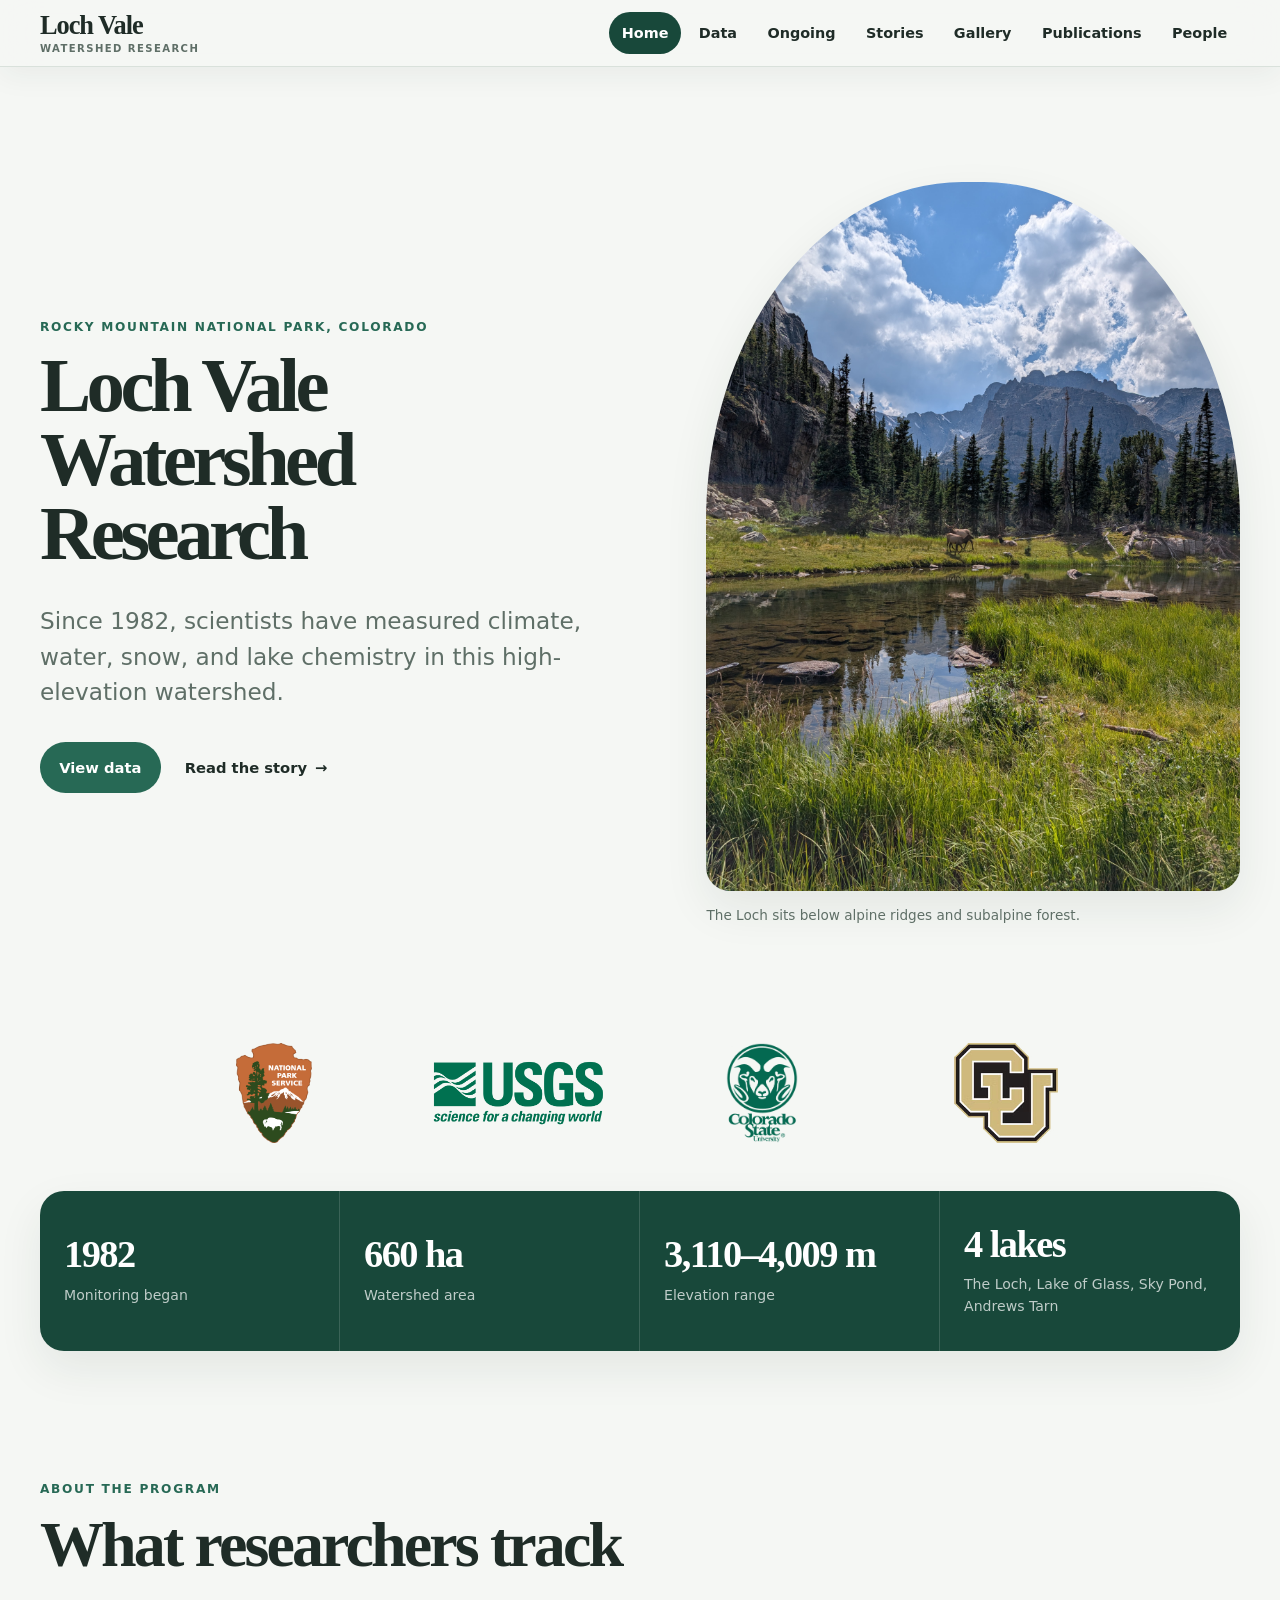
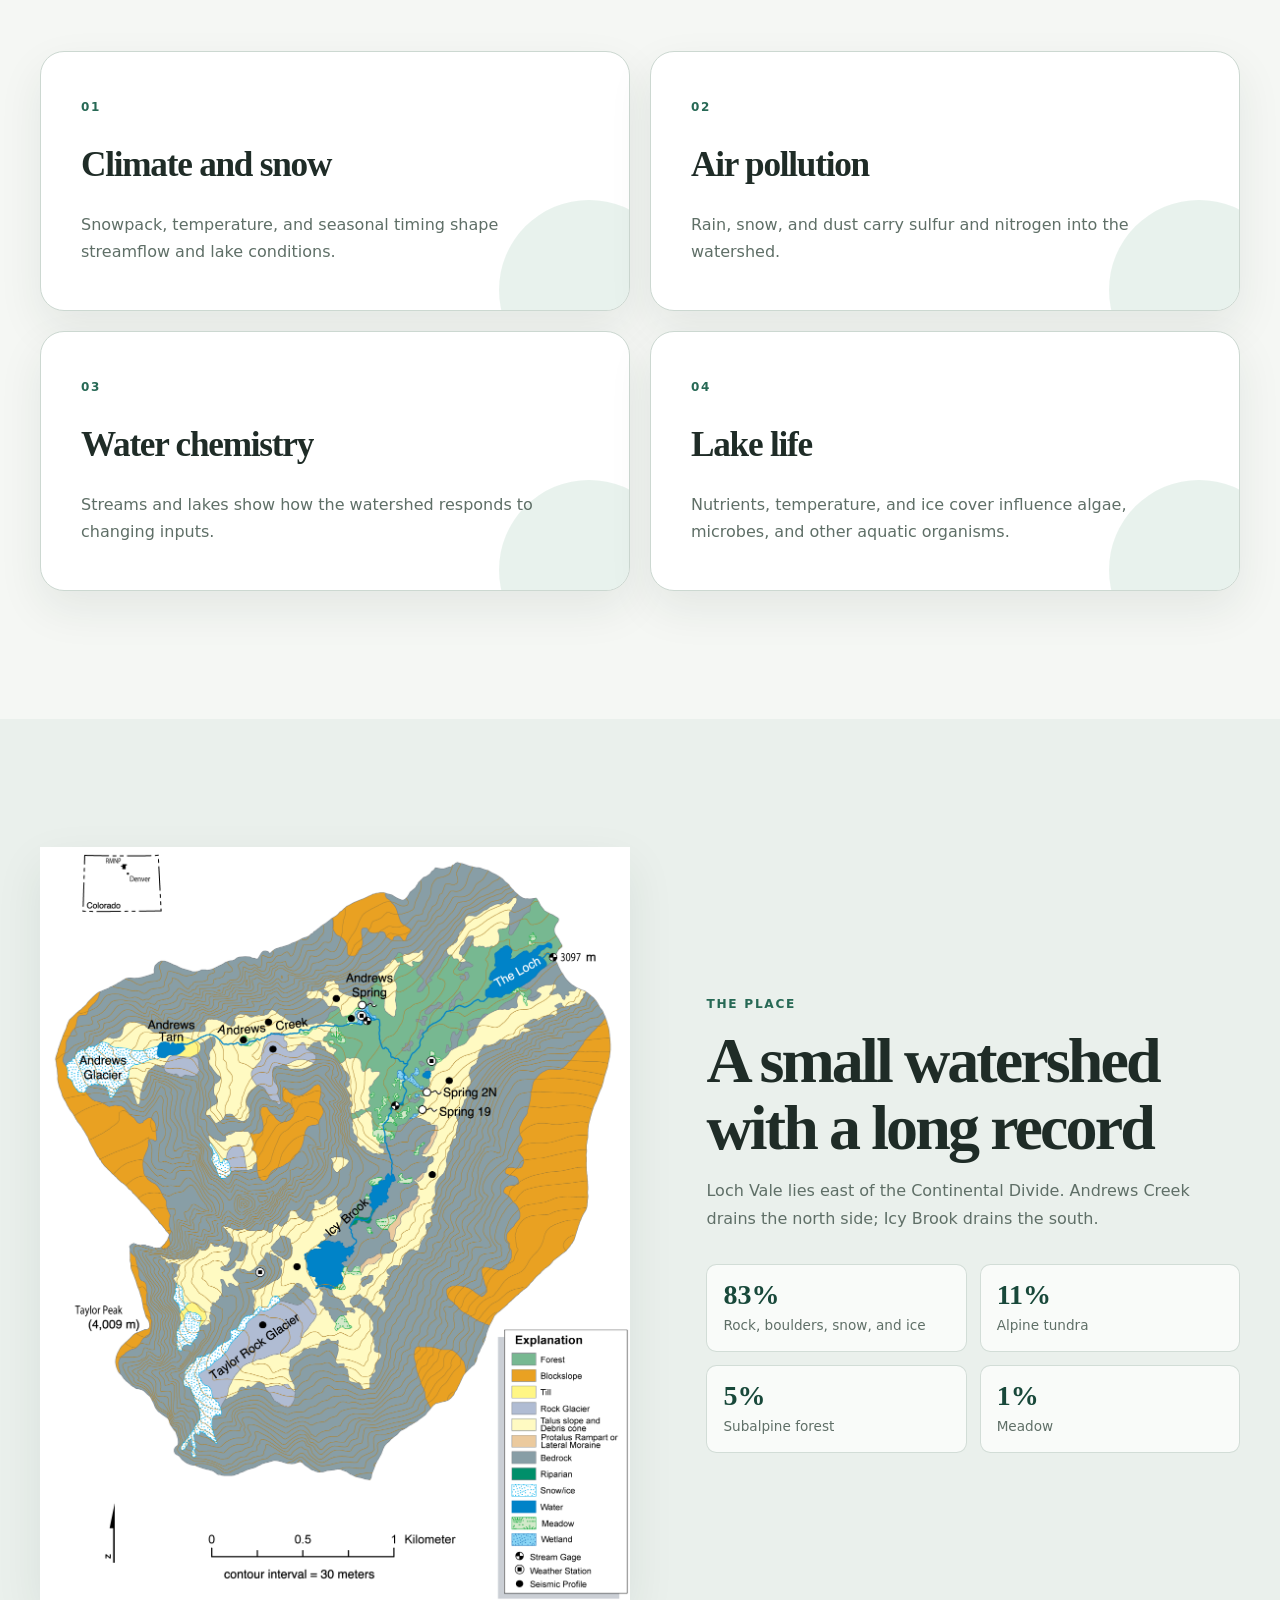
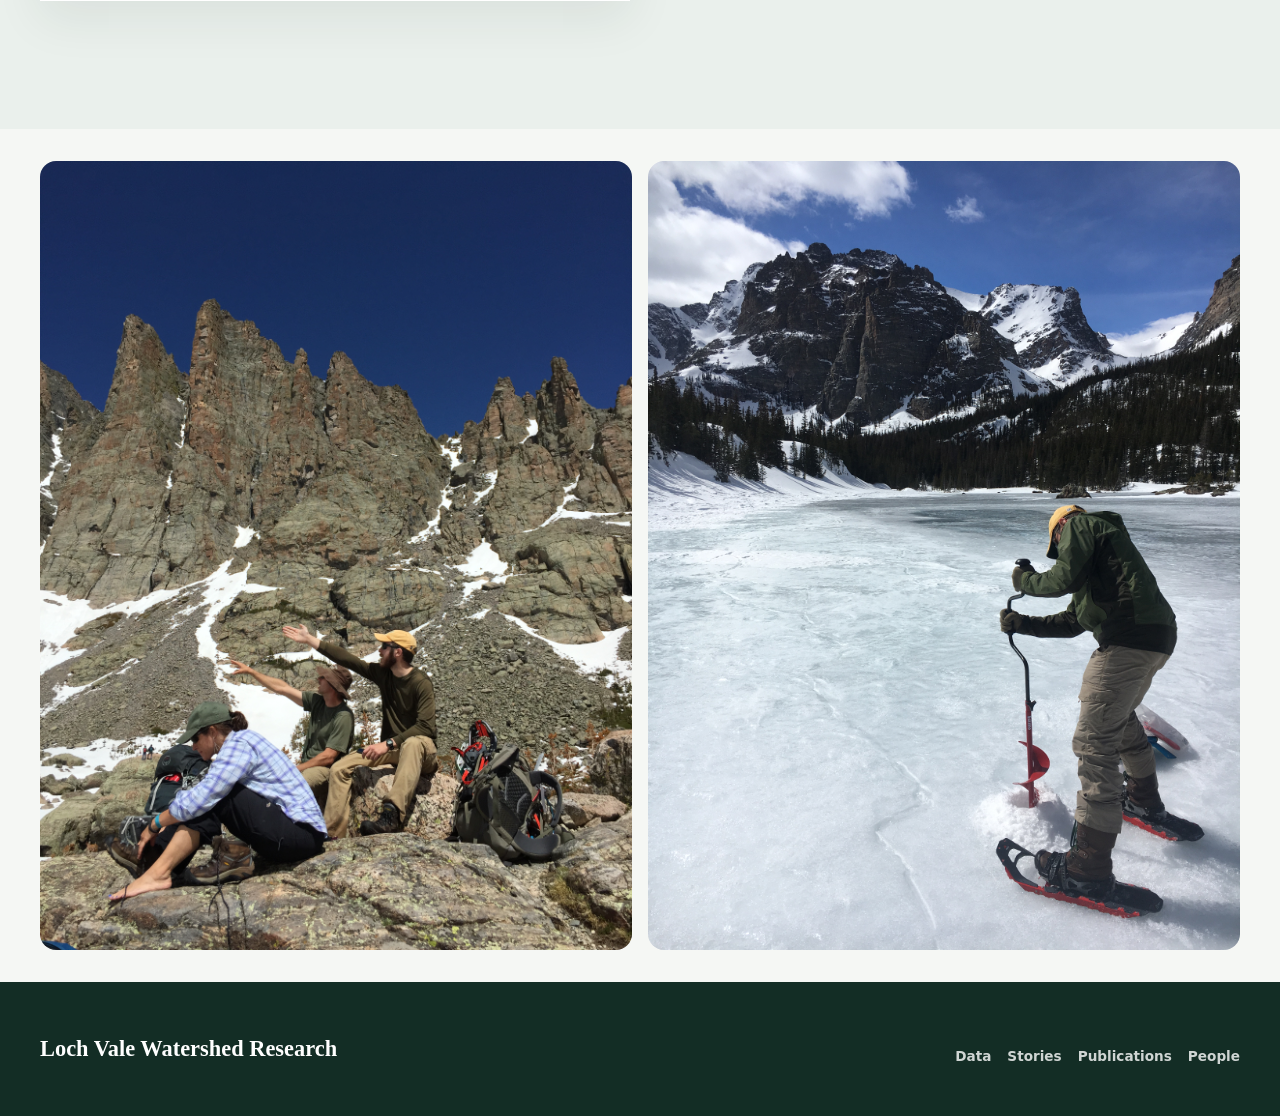
<file: index.html>
<!DOCTYPE html>
<html lang="en">
<head>
    <meta charset="UTF-8">
    <meta
        name="viewport"
        content="width=device-width, initial-scale=1.0"
    >

    <meta
        name="description"
        content="Loch Vale watershed research in Rocky Mountain National Park, Colorado."
    >

    <title>Loch Vale Watershed Research</title>

    <link rel="stylesheet" href="style.css?v=gallery-1">
    <link rel="stylesheet" href="styles/home-mobile.css?v=1" media="(max-width: 760px)">
    <script src="scripts/navigation.js" defer></script>
</head>

<body>
    <header class="site-header">
        <nav class="site-nav" aria-label="Main navigation">
            <a class="site-logo" href="index.html">
                <span class="site-logo__primary">Loch Vale</span>
                <span class="site-logo__secondary">Watershed Research</span>
            </a>

            <button class="nav-toggle" type="button" aria-expanded="false" aria-controls="mobile-navigation" aria-label="Open navigation" hidden>
                <span aria-hidden="true">☰</span>
            </button>

            <div class="site-nav__links" id="mobile-navigation">
                <a class="nav-link nav-link--active" href="index.html" aria-current="page">Home</a>
                <a class="nav-link" href="data.html">Data</a>
                <a class="nav-link" href="ongoing.html">Ongoing</a>
                <a class="nav-link" href="stories.html">Stories</a>
                <a class="nav-link" href="gallery.html">Gallery</a>
                <a class="nav-link" href="publications.html">Publications</a>
                <a class="nav-link" href="contact.html">People</a>
            </div>
        </nav>
    </header>

    <main>
        <section class="home-hero">
            <div class="home-hero__content">
                <p class="eyebrow">Rocky Mountain National Park, Colorado</p>

                <h1>Loch Vale Watershed Research</h1>

                <p class="home-hero__intro">
                    Since 1982, scientists have measured climate, water, snow,
                    and lake chemistry in this high-elevation watershed.
                </p>

                <div class="home-hero__actions">
                    <a class="button-link" href="data.html">View data</a>
                    <a class="text-link" href="stories.html">
                        Read the story
                        <span aria-hidden="true">→</span>
                    </a>
                </div>
            </div>

            <figure class="home-hero__media">
                <img
                    src="images/PXL_20250820_210057028.jpg"
                    alt="Mountain peaks reflected in water beside an alpine meadow in Loch Vale"
                >

                <figcaption>
                    The Loch sits below alpine ridges and subalpine forest.
                </figcaption>
            </figure>
        </section>

        <div class="home-partners" role="group" aria-label="Research partners">
            <img src="images/nps_logo.png" alt="National Park Service" loading="lazy">
            <img src="images/usgs_logo.png" alt="U.S. Geological Survey" loading="lazy">
            <img src="images/csu_logo.png" alt="Colorado State University" loading="lazy">
            <img src="images/cu_logo.png" alt="University of Colorado" loading="lazy">
        </div>

        <section class="home-stats" aria-label="Key facts about Loch Vale">
            <article class="home-stat">
                <span class="home-stat__value">1982</span>
                <span class="home-stat__label">Monitoring began</span>
            </article>

            <article class="home-stat">
                <span class="home-stat__value">660 ha</span>
                <span class="home-stat__label">Watershed area</span>
            </article>

            <article class="home-stat">
                <span class="home-stat__value">3,110–4,009 m</span>
                <span class="home-stat__label">Elevation range</span>
            </article>

            <article class="home-stat">
                <span class="home-stat__value">4 lakes</span>
                <span class="home-stat__label">The Loch, Lake of Glass, Sky Pond, Andrews Tarn</span>
            </article>
        </section>

        <section class="home-section">
            <header class="section-heading home-section__heading">
                <p class="eyebrow">About the program</p>
                <h2>What researchers track</h2>
            </header>

            <div class="topic-card-grid">
                <article class="topic-card">
                    <span class="topic-card__number">01</span>
                    <h3>Climate and snow</h3>
                    <p>
                        Snowpack, temperature, and seasonal timing shape streamflow
                        and lake conditions.
                    </p>
                </article>

                <article class="topic-card">
                    <span class="topic-card__number">02</span>
                    <h3>Air pollution</h3>
                    <p>
                        Rain, snow, and dust carry sulfur and nitrogen into the
                        watershed.
                    </p>
                </article>

                <article class="topic-card">
                    <span class="topic-card__number">03</span>
                    <h3>Water chemistry</h3>
                    <p>
                        Streams and lakes show how the watershed responds to
                        changing inputs.
                    </p>
                </article>

                <article class="topic-card">
                    <span class="topic-card__number">04</span>
                    <h3>Lake life</h3>
                    <p>
                        Nutrients, temperature, and ice cover influence algae,
                        microbes, and other aquatic organisms.
                    </p>
                </article>
            </div>
        </section>


        <section class="home-section home-section--landscape">
            <div class="landscape-feature">
                <figure class="landscape-feature__media landscape-feature__media--map">
                    <img
                        src="images/LV_map.png"
                        alt="Map of the Loch Vale watershed"
                    >
                </figure>

                <div class="landscape-feature__content">
                    <p class="eyebrow">The place</p>
                    <h2>A small watershed with a long record</h2>

                    <p>
                        Loch Vale lies east of the Continental Divide. Andrews
                        Creek drains the north side; Icy Brook drains the south.
                    </p>

                    <dl class="land-cover-list">
                        <div>
                            <dt>83%</dt>
                            <dd>Rock, boulders, snow, and ice</dd>
                        </div>

                        <div>
                            <dt>11%</dt>
                            <dd>Alpine tundra</dd>
                        </div>

                        <div>
                            <dt>5%</dt>
                            <dd>Subalpine forest</dd>
                        </div>

                        <div>
                            <dt>1%</dt>
                            <dd>Meadow</dd>
                        </div>
                    </dl>
                </div>
            </div>
        </section>

        <div class="field-photo-row" role="group" aria-label="Watershed scenery and fieldwork">
            <figure><img src="images/IMG_3557.JPG" alt="Researchers in rocky alpine terrain" loading="lazy"></figure>
            <figure><img src="images/IMG_4602.JPG" alt="Researcher crossing a frozen mountain lake" loading="lazy"></figure>
        </div>
    </main>

    <footer class="site-footer">
        <div class="site-footer__inner">
            <div>
                <p class="site-footer__title">Loch Vale Watershed Research</p>
            </div>

            <div class="site-footer__links">
                <a href="data.html">Data</a>
                <a href="stories.html">Stories</a>
                <a href="publications.html">Publications</a>
                <a href="contact.html">People</a>
            </div>
        </div>
    </footer>
</body>
</html>
</file>
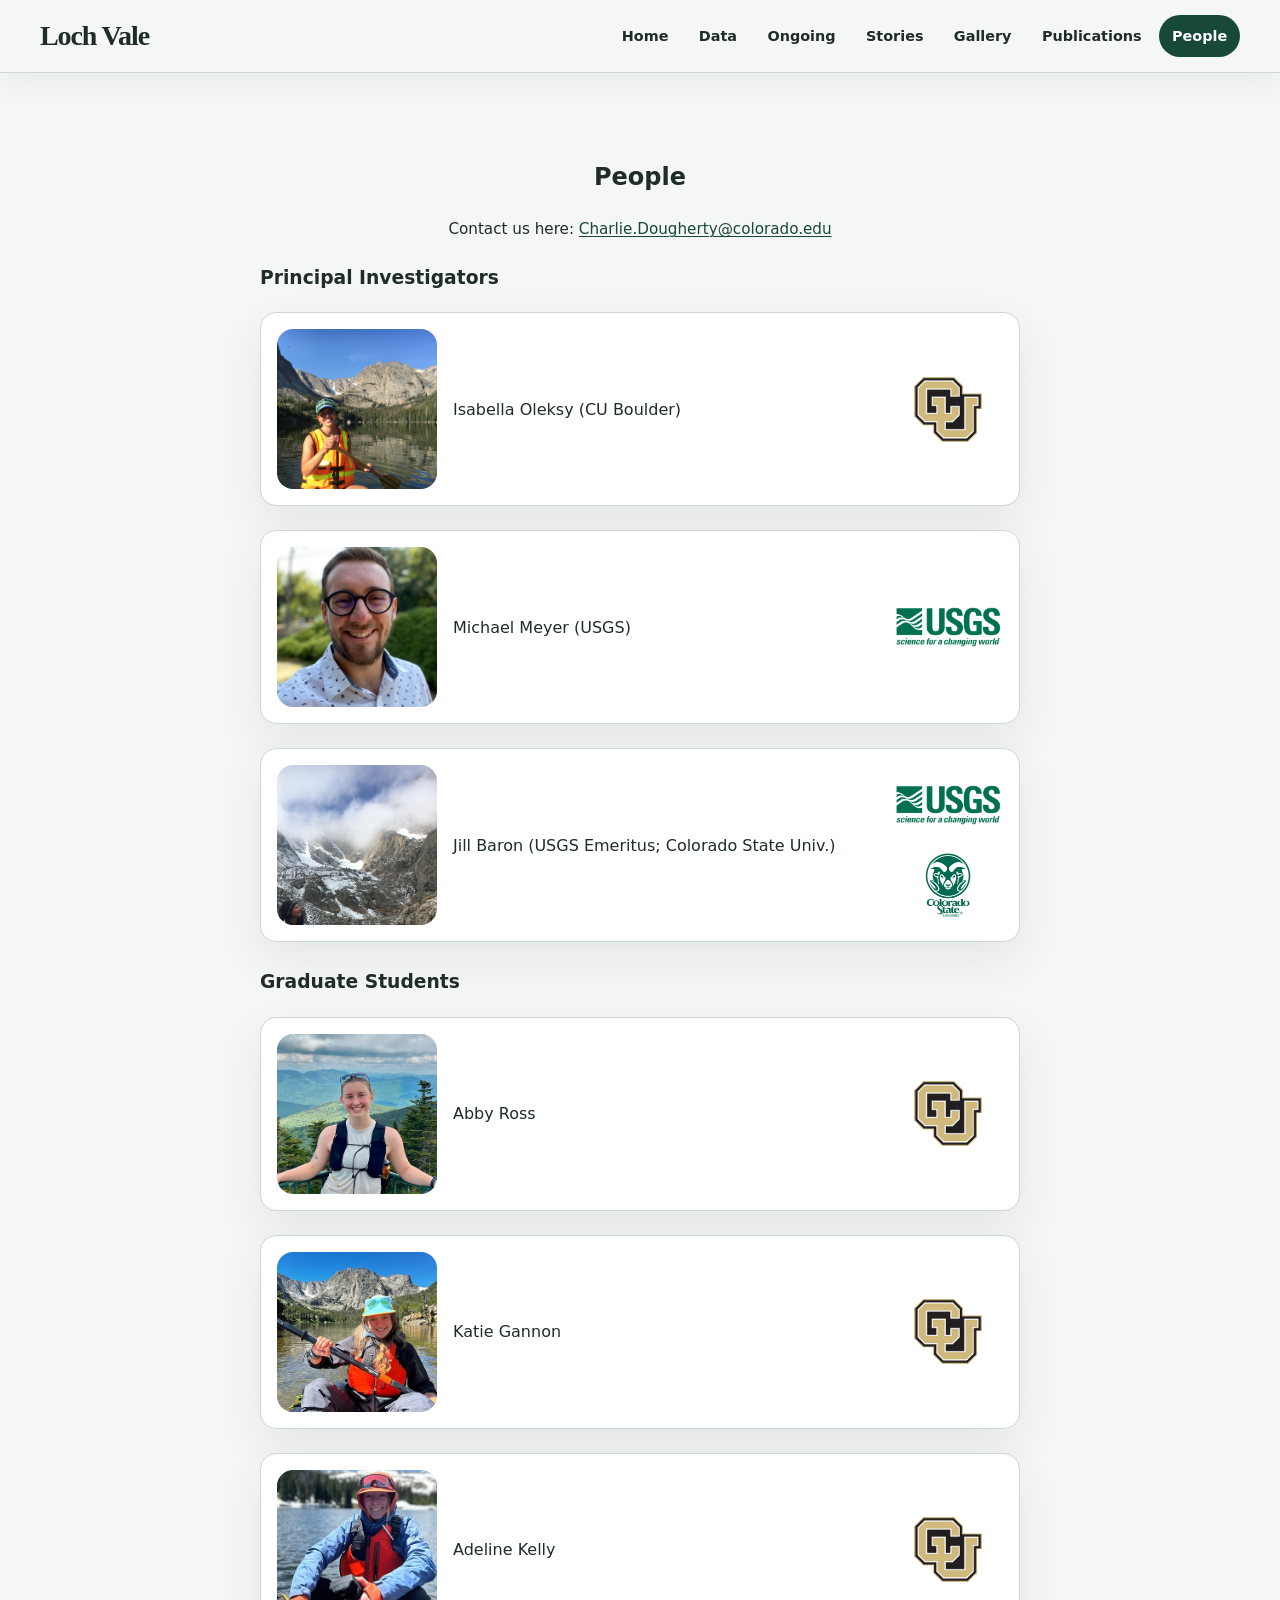
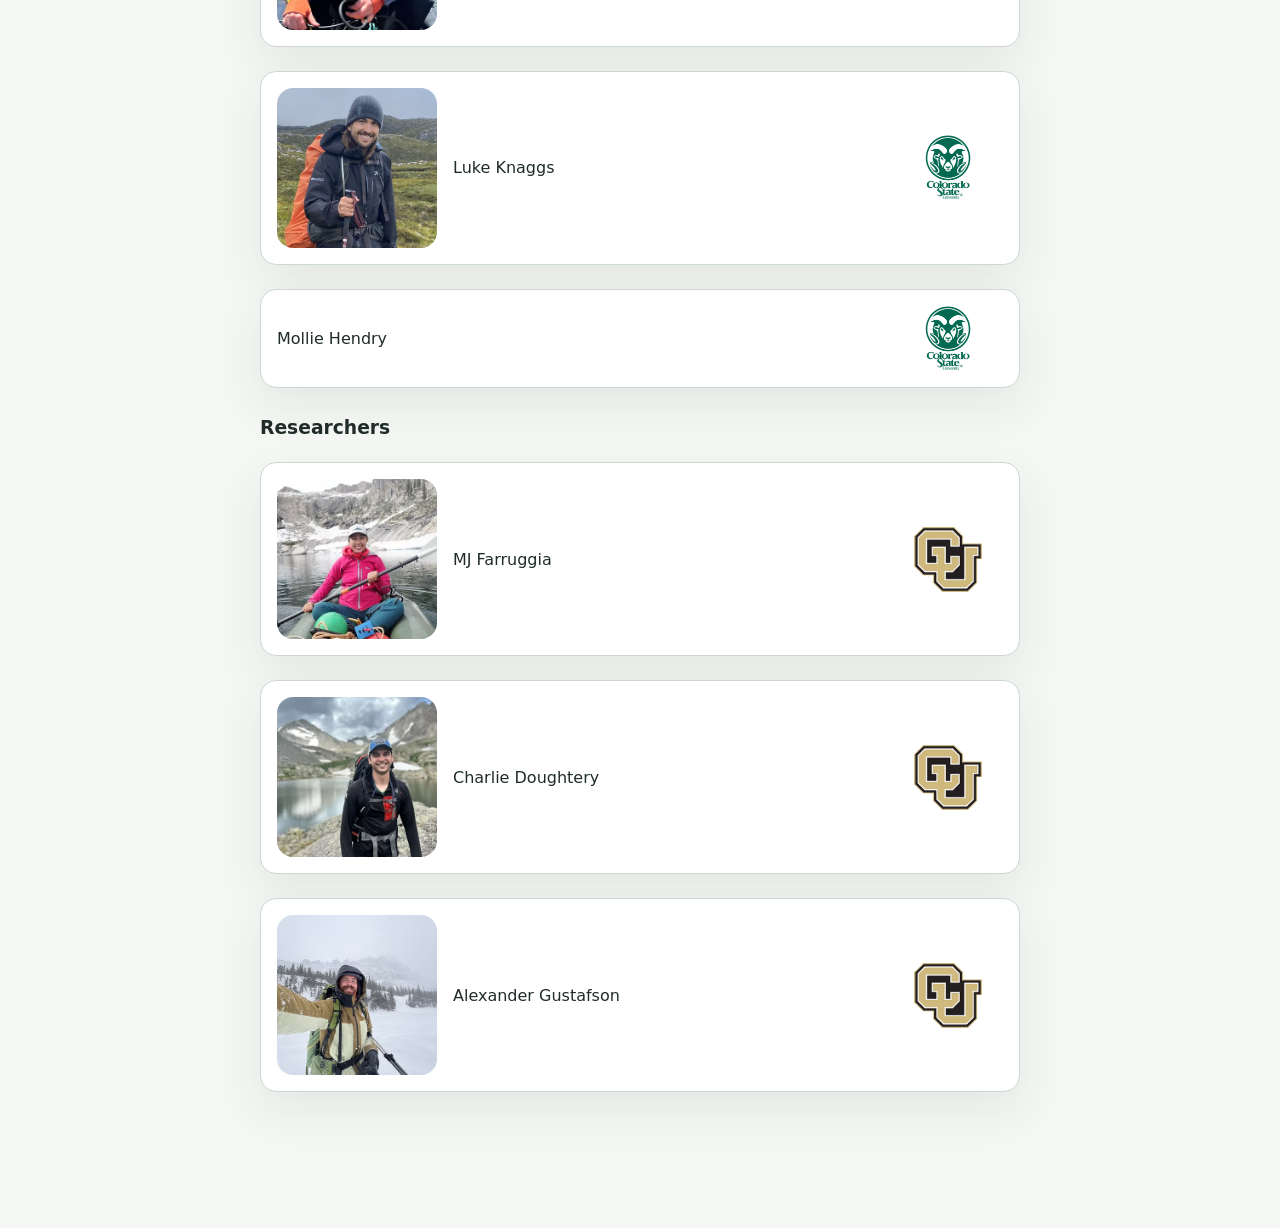
<file: contact.html>
<!DOCTYPE html>
<html lang="en">
<head>
    <meta charset="UTF-8">
    <meta name="viewport" content="width=device-width, initial-scale=1.0">
    <title>Contact</title>
    <link rel="stylesheet" href="style.css?v=gallery-1">
    <script src="scripts/navigation.js" defer></script>
</head>
<body>
    <!-- Navbar -->
    <div class="navbar-container">
        <div class="navbar left">
            <h1 class="logo">Loch Vale</h1>
        </div>

        <button class="nav-toggle" type="button" aria-expanded="false" aria-controls="mobile-navigation" aria-label="Open navigation" hidden>
            <span aria-hidden="true">☰</span>
        </button>

        <div class="navbar right" id="mobile-navigation">
            <a class="nav-link" href="index.html">Home</a>
            <a class="nav-link" href="data.html">Data</a>
            <a class="nav-link" href="ongoing.html">Ongoing</a>
            <a class="nav-link" href="stories.html">Stories</a>
            <a class="nav-link" href="gallery.html">Gallery</a>
            <a class="nav-link" href="publications.html">Publications</a>
            <a class="nav-link nav-link--active" href="contact.html" aria-current="page">People</a>
        </div>
    </div>
    <!-- Navbar End -->

    <div class="page-container">

        <h2 style="text-align: center;">People</h2>
        <p style="text-align: center; font-size: 0.95rem; overflow-wrap: anywhere;">
            Contact us here:
            <a href="mailto:Charlie.Dougherty@colorado.edu">Charlie.Dougherty@colorado.edu</a>
        </p>


        <h3 class="people-section-title">Principal Investigators</h3>
        <div id="pi"></div>

        <script>
        fetch("./data/pi.json")
        .then(response => response.json())
        .then(publications => {
            const container = document.getElementById("pi");
            publications.forEach(p => {
            container.innerHTML += `
                <div class="contact-container">
                    <img class="contact-img" src="${p.pic_name}" alt="${p.name}">
                    <div class="contact-details">
                        <p class="contact-name">${p.name}</p>
                        <div class="contact-affiliations">
                            ${(p.logos || []).map(logo => `
                                <img src="${logo.src}" alt="${logo.alt}" loading="lazy">
                            `).join("")}
                        </div>
                    </div>
                </div>
            `;
            });
        });
        </script>


        <h3 class="people-section-title">Graduate Students</h3>
        <div id="grad-students"></div>

        <script>
        fetch("./data/grad-students.json")
        .then(response => response.json())
        .then(publications => {
            const container = document.getElementById("grad-students");
            publications.forEach(g => {
            container.innerHTML += `
                <div class="contact-container">
                    ${g.pic_name ? `<img class="contact-img" src="${g.pic_name}" alt="${g.name}">` : ""}
                    <div class="contact-details">
                        <p class="contact-name">${g.name}</p>
                        <div class="contact-affiliations">
                            ${(g.logos || []).map(logo => `
                                <img src="${logo.src}" alt="${logo.alt}" loading="lazy">
                            `).join("")}
                        </div>
                    </div>
                </div>
            `;
            });
        });
        </script>

        <h3 class="people-section-title">Researchers</h3>
        <div id="researchers"></div>

        <script>
        fetch("./data/researchers.json")
        .then(response => response.json())
        .then(publications => {
            const container = document.getElementById("researchers");
            publications.forEach(r => {
            container.innerHTML += `
                <div class="contact-container">
                    <img class="contact-img" src="${r.pic_name}" alt="${r.name}">
                    <div class="contact-details">
                        <p class="contact-name">${r.name}</p>
                        <div class="contact-affiliations">
                            ${(r.logos || []).map(logo => `
                                <img src="${logo.src}" alt="${logo.alt}" loading="lazy">
                            `).join("")}
                        </div>
                    </div>
                </div>
            `;
            });
        });
        </script>
    </div>

</body>
</html>
</file>
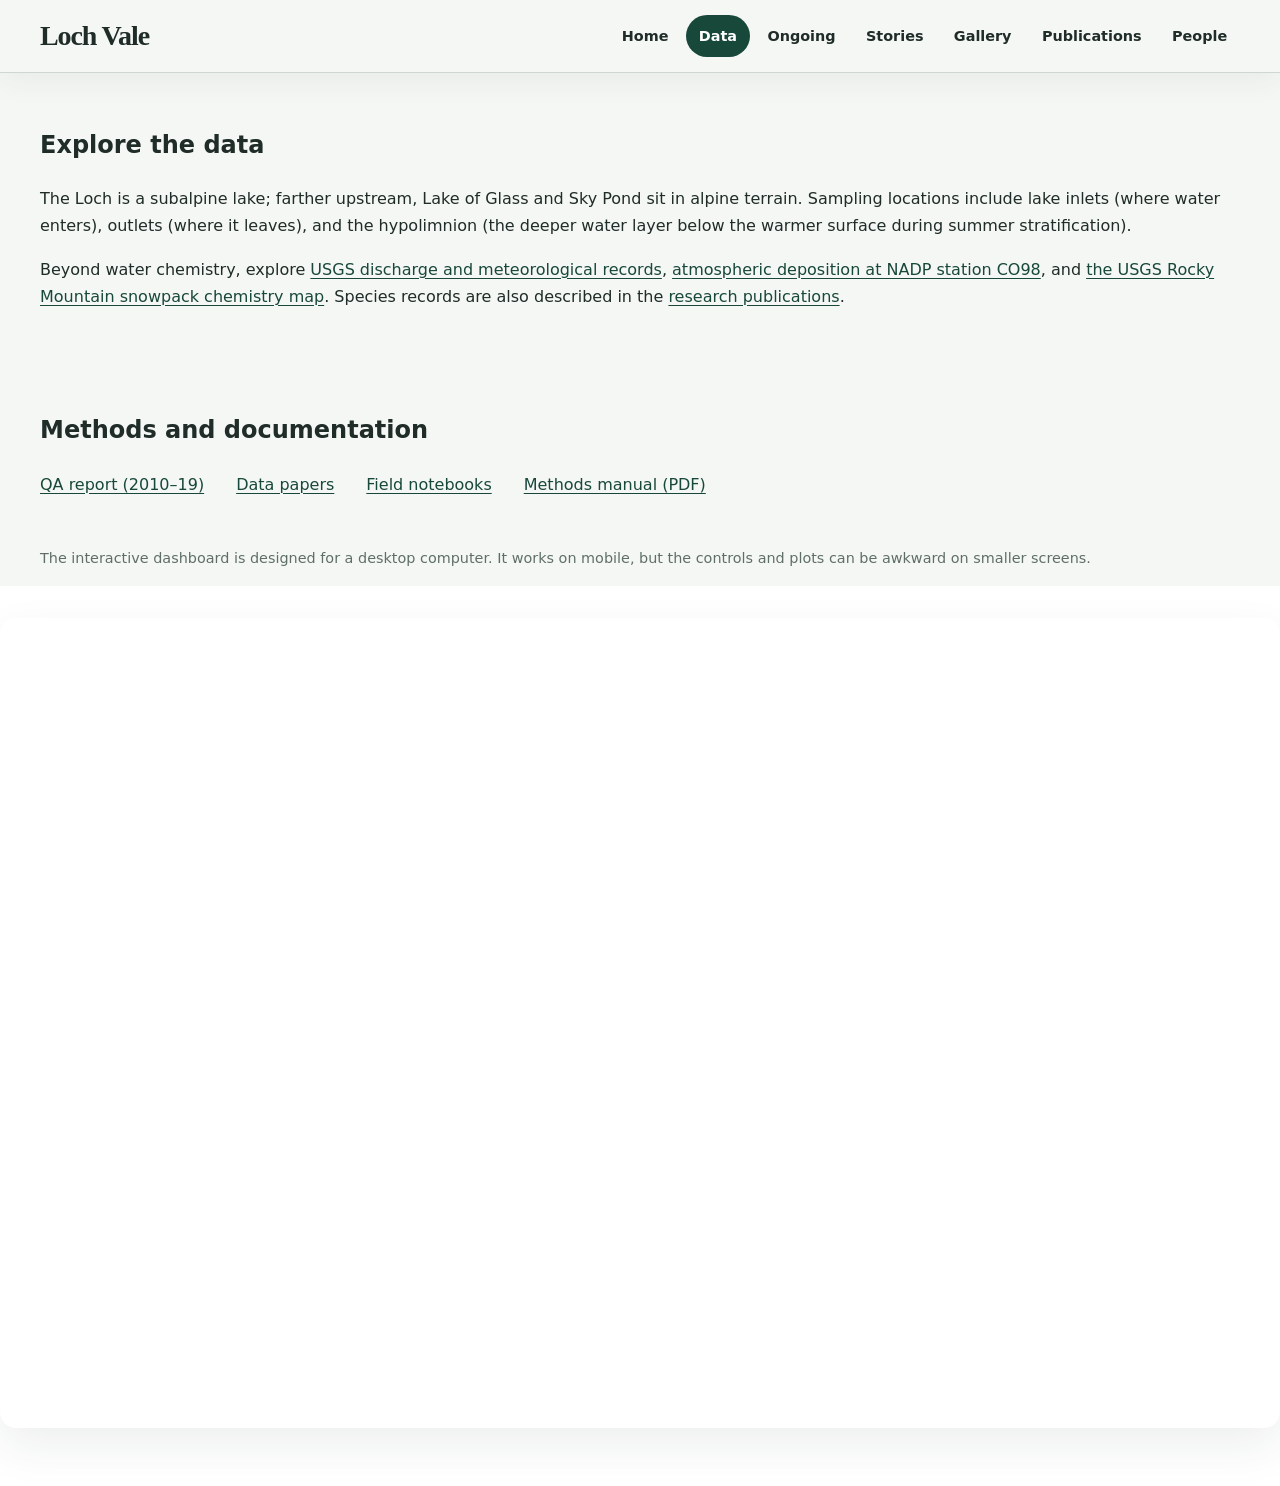
<file: data.html>
<!DOCTYPE html>
<html lang="en">
<head>
    <meta charset="UTF-8">
    <meta name="viewport" content="width=device-width, initial-scale=1.0">
    <title>Data Dashboard</title>
    <link rel="stylesheet" href="style.css?v=gallery-1">
    <script src="scripts/navigation.js" defer></script>
</head>
<body>

    <div class="navbar-container">
        <div class="navbar left">
            <h1 class="logo">Loch Vale</h1>
        </div>

        <button class="nav-toggle" type="button" aria-expanded="false" aria-controls="mobile-navigation" aria-label="Open navigation" hidden>
            <span aria-hidden="true">☰</span>
        </button>

        <div class="navbar right" id="mobile-navigation">
            <a class="nav-link" href="index.html">Home</a>
            <a class="nav-link nav-link--active" href="data.html" aria-current="page">Data</a>
            <a class="nav-link" href="ongoing.html">Ongoing</a>
            <a class="nav-link" href="stories.html">Stories</a>
            <a class="nav-link" href="gallery.html">Gallery</a>
            <a class="nav-link" href="publications.html">Publications</a>
            <a class="nav-link" href="contact.html">People</a>
        </div>
    </div>
    <!-- Navbar End -->


    <section class="page-container data-context" aria-labelledby="data-heading">
        <h2 id="data-heading">Explore the data</h2>
        <p>
            The Loch is a subalpine lake; farther upstream, Lake of Glass and
            Sky Pond sit in alpine terrain. Sampling locations include lake
            inlets (where water enters), outlets (where it leaves), and the
            hypolimnion (the deeper water layer below the warmer surface during
            summer stratification).
        </p>
        <p>
            Beyond water chemistry, explore
            <a href="https://www.usgs.gov/centers/colorado-water-science-center/water-energy-and-biogeochemical-budgets-webb-loch-vale-data">USGS discharge and meteorological records</a>,
            <a href="https://nadp.slh.wisc.edu/sites/ntn-co98/">atmospheric deposition at NADP station CO98</a>,
            and <a href="https://co.water.usgs.gov/projects/RM_snowpack/html/snowpack_map.html">the USGS Rocky Mountain snowpack chemistry map</a>.
            Species records are also described in the <a href="publications.html">research publications</a>.
        </p>
    </section>

    <section class="page-container data-context" aria-labelledby="documentation-heading">
        <h2 id="documentation-heading">Methods and documentation</h2>
        <nav class="data-documentation-links" aria-label="Data documentation">
            <a href="https://pubs.usgs.gov/publication/tm1D9">QA report (2010–19)</a>
            <a href="publications.html">Data papers</a>
            <a href="https://www.usgs.gov/data/field-notebooks-loch-vale-watershed-rocky-mountain-national-park-research-1981-through-2023">Field notebooks</a>
            <a href="https://www2.nrel.colostate.edu/projects/lvws/assets/LVMethodsManual_180118.pdf">Methods manual (PDF)</a>
        </nav>
    </section>


    <p class="data-dashboard-note">
        The interactive dashboard is designed for a desktop computer.
        It works on mobile, but the controls and plots can be awkward on smaller screens.
    </p>

    <div id="datapage-container" style="height: 100vh; background-color: white;">
        <iframe
            src="https://lochvale.shinyapps.io/shiny/"
            width="100%"
            height="90%"
            style="border: none;"
            id="iframe"
            title="Loch Vale water chemistry dashboard"
        ></iframe>
    </div>


</body>
</html>
</file>
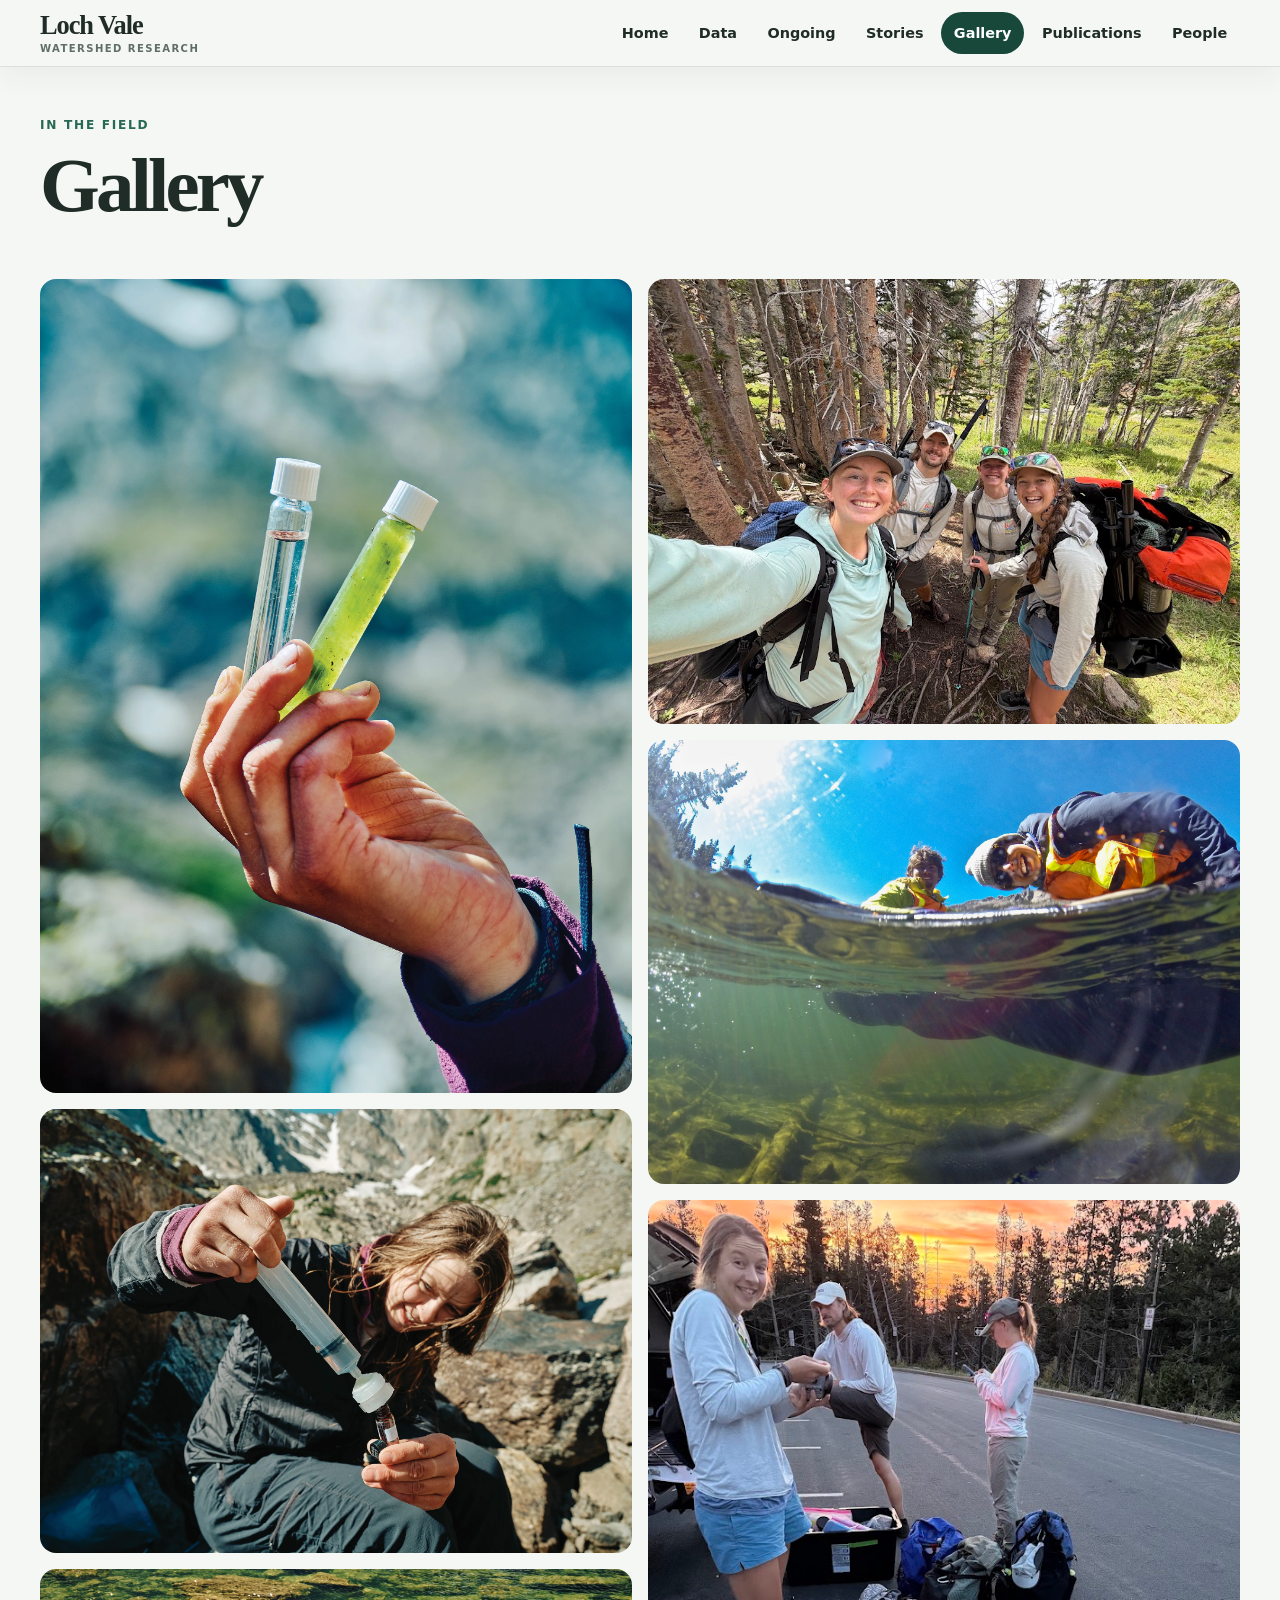
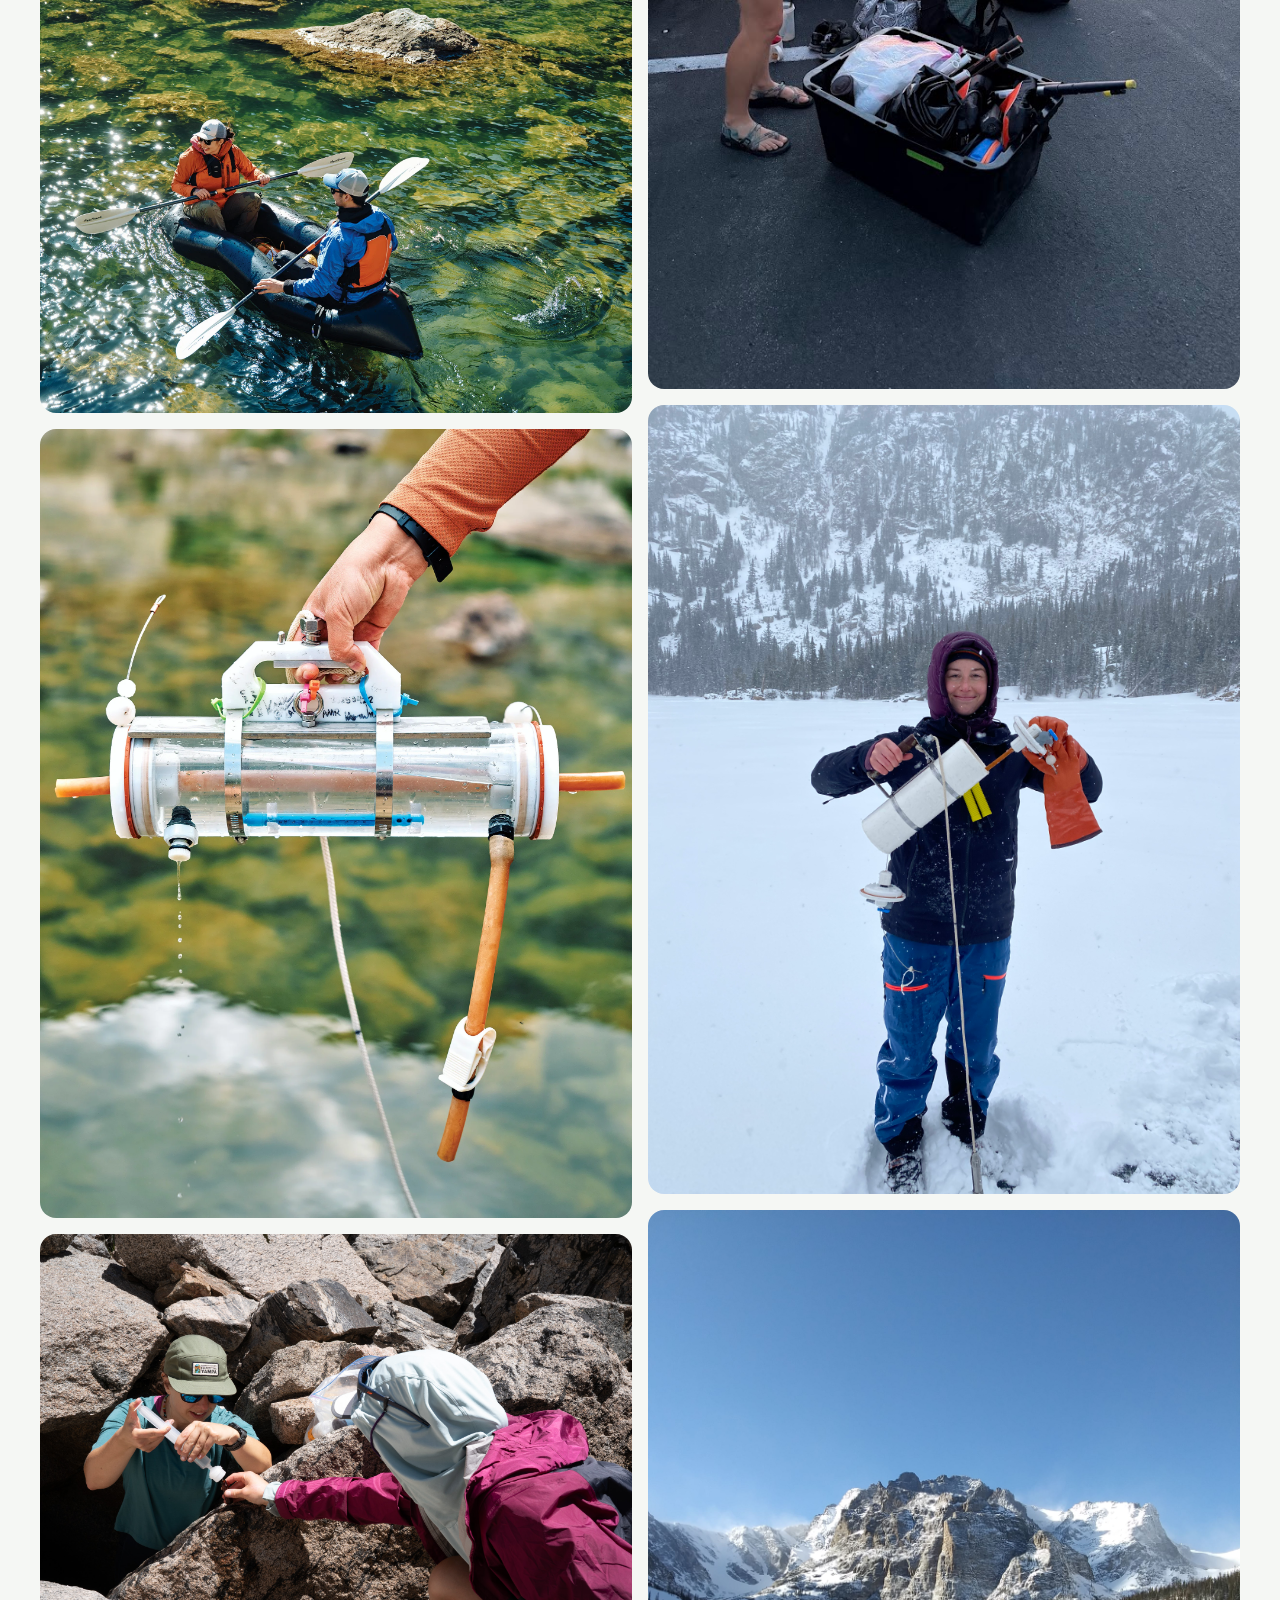
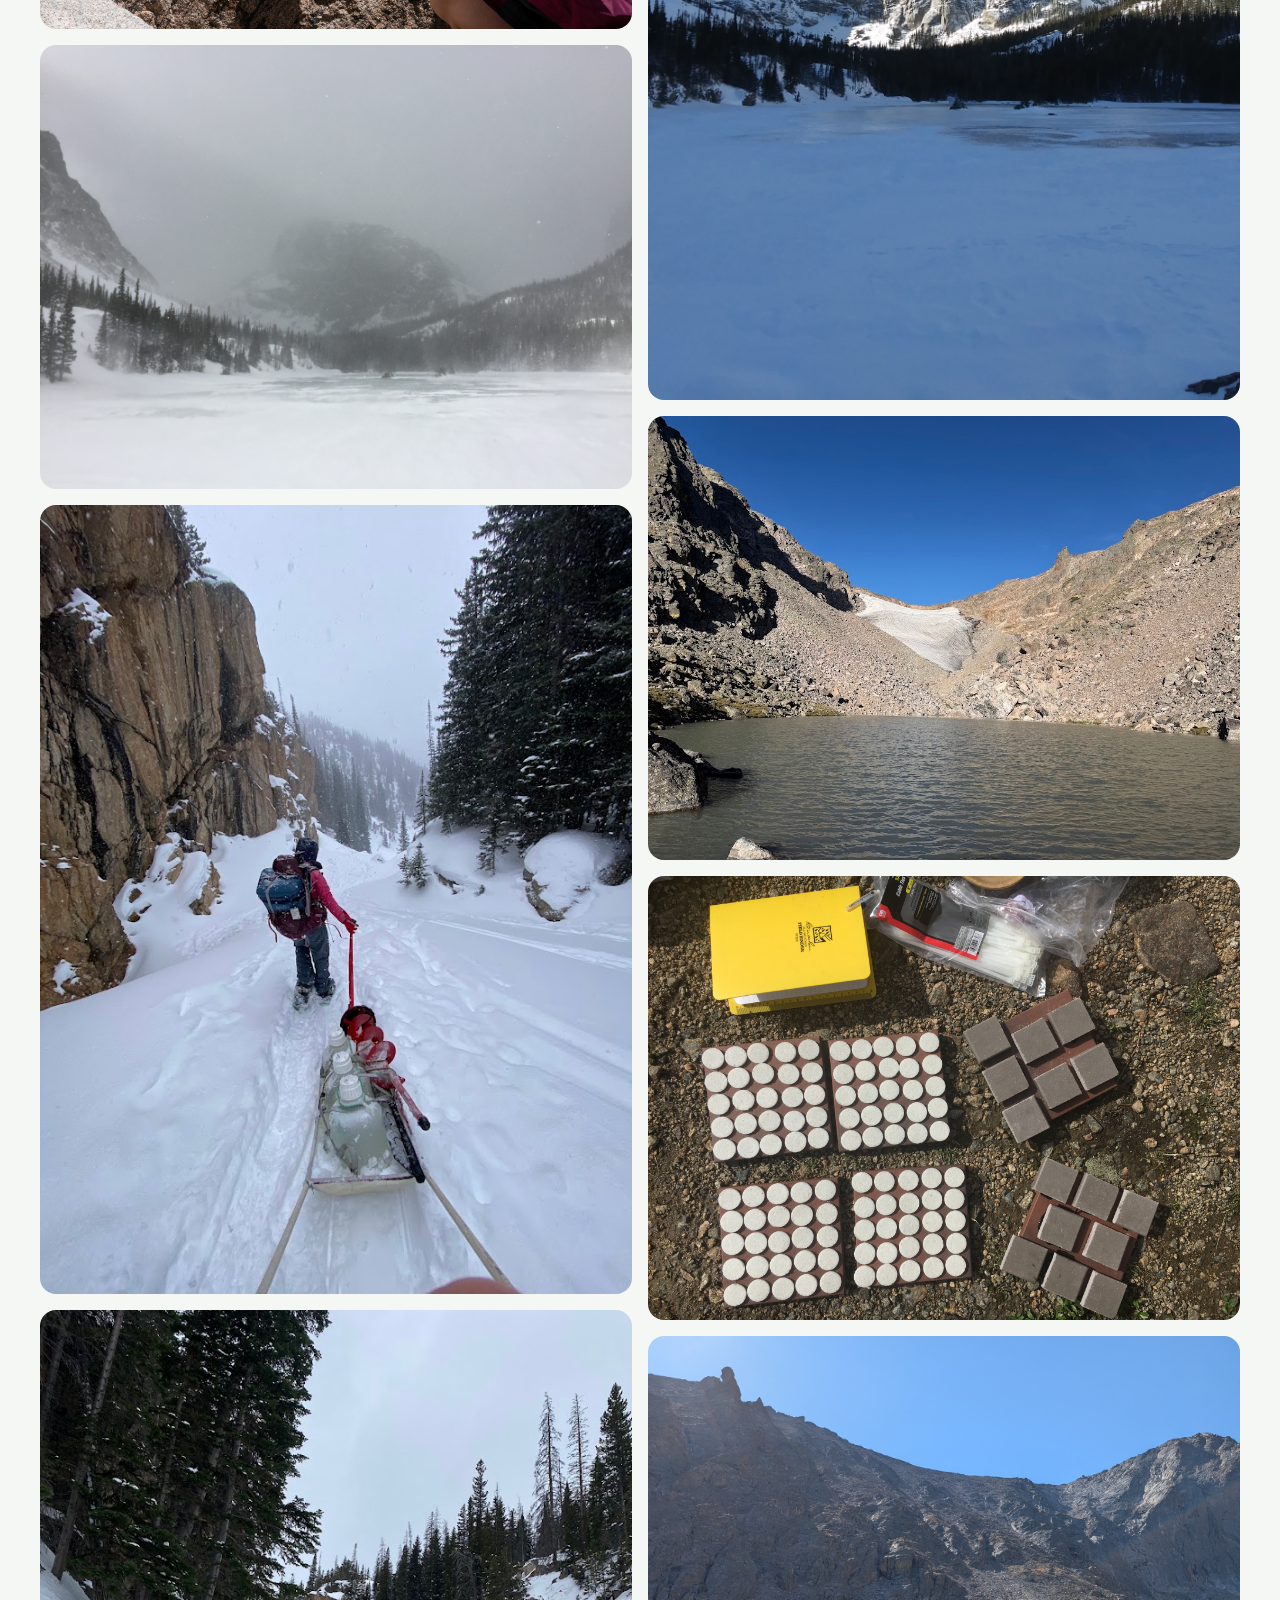
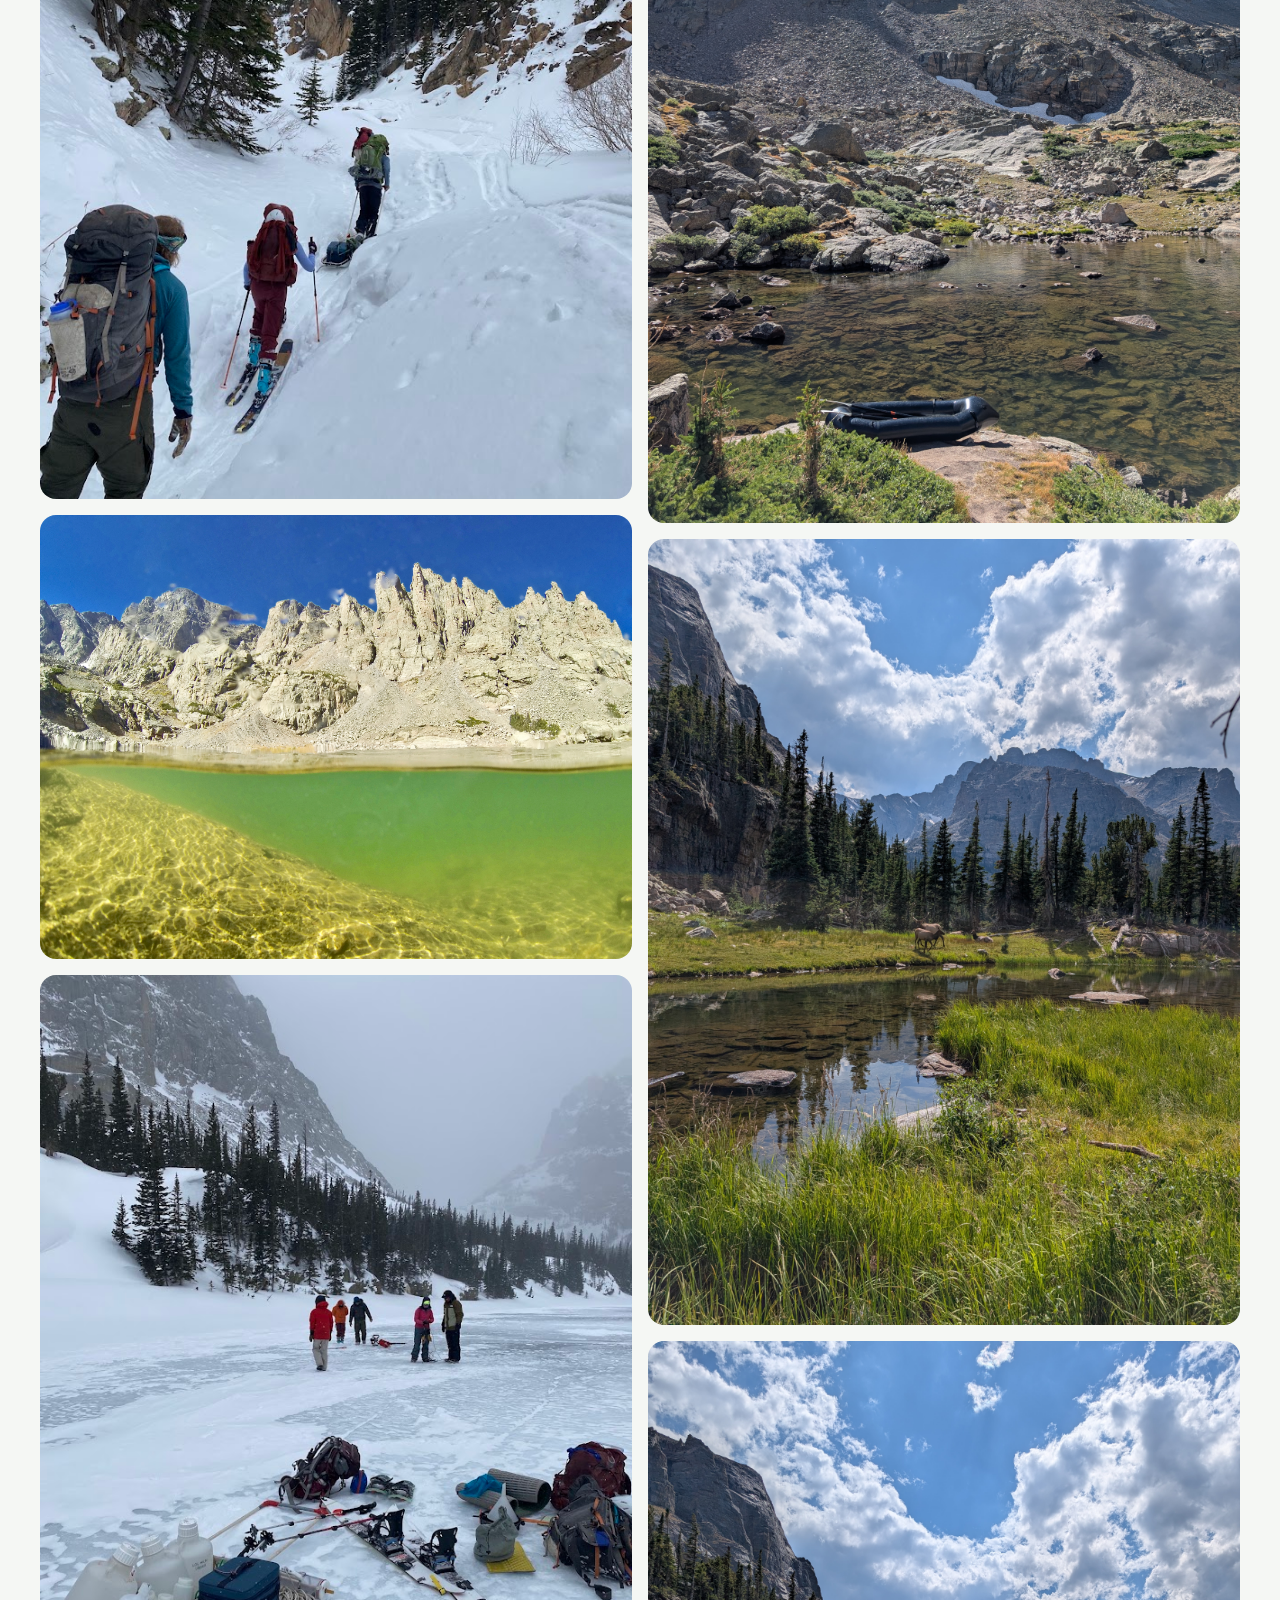
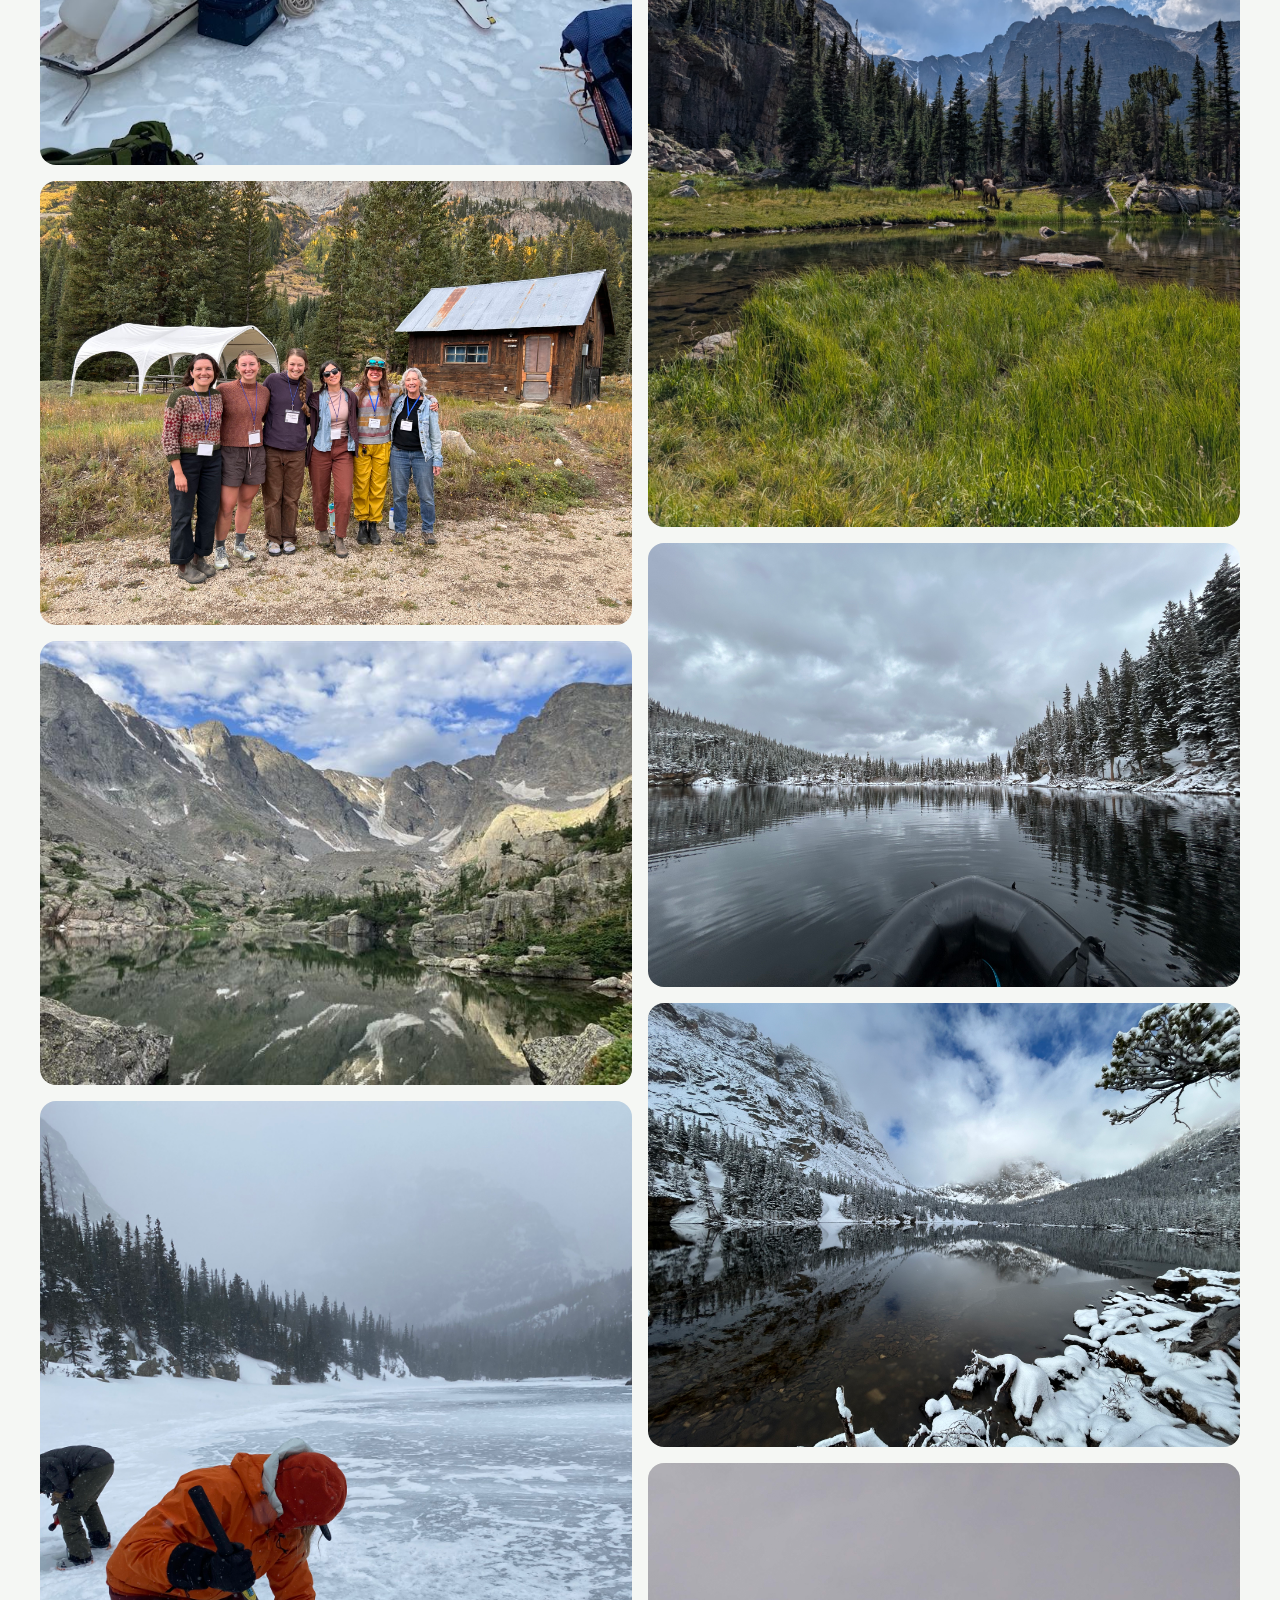
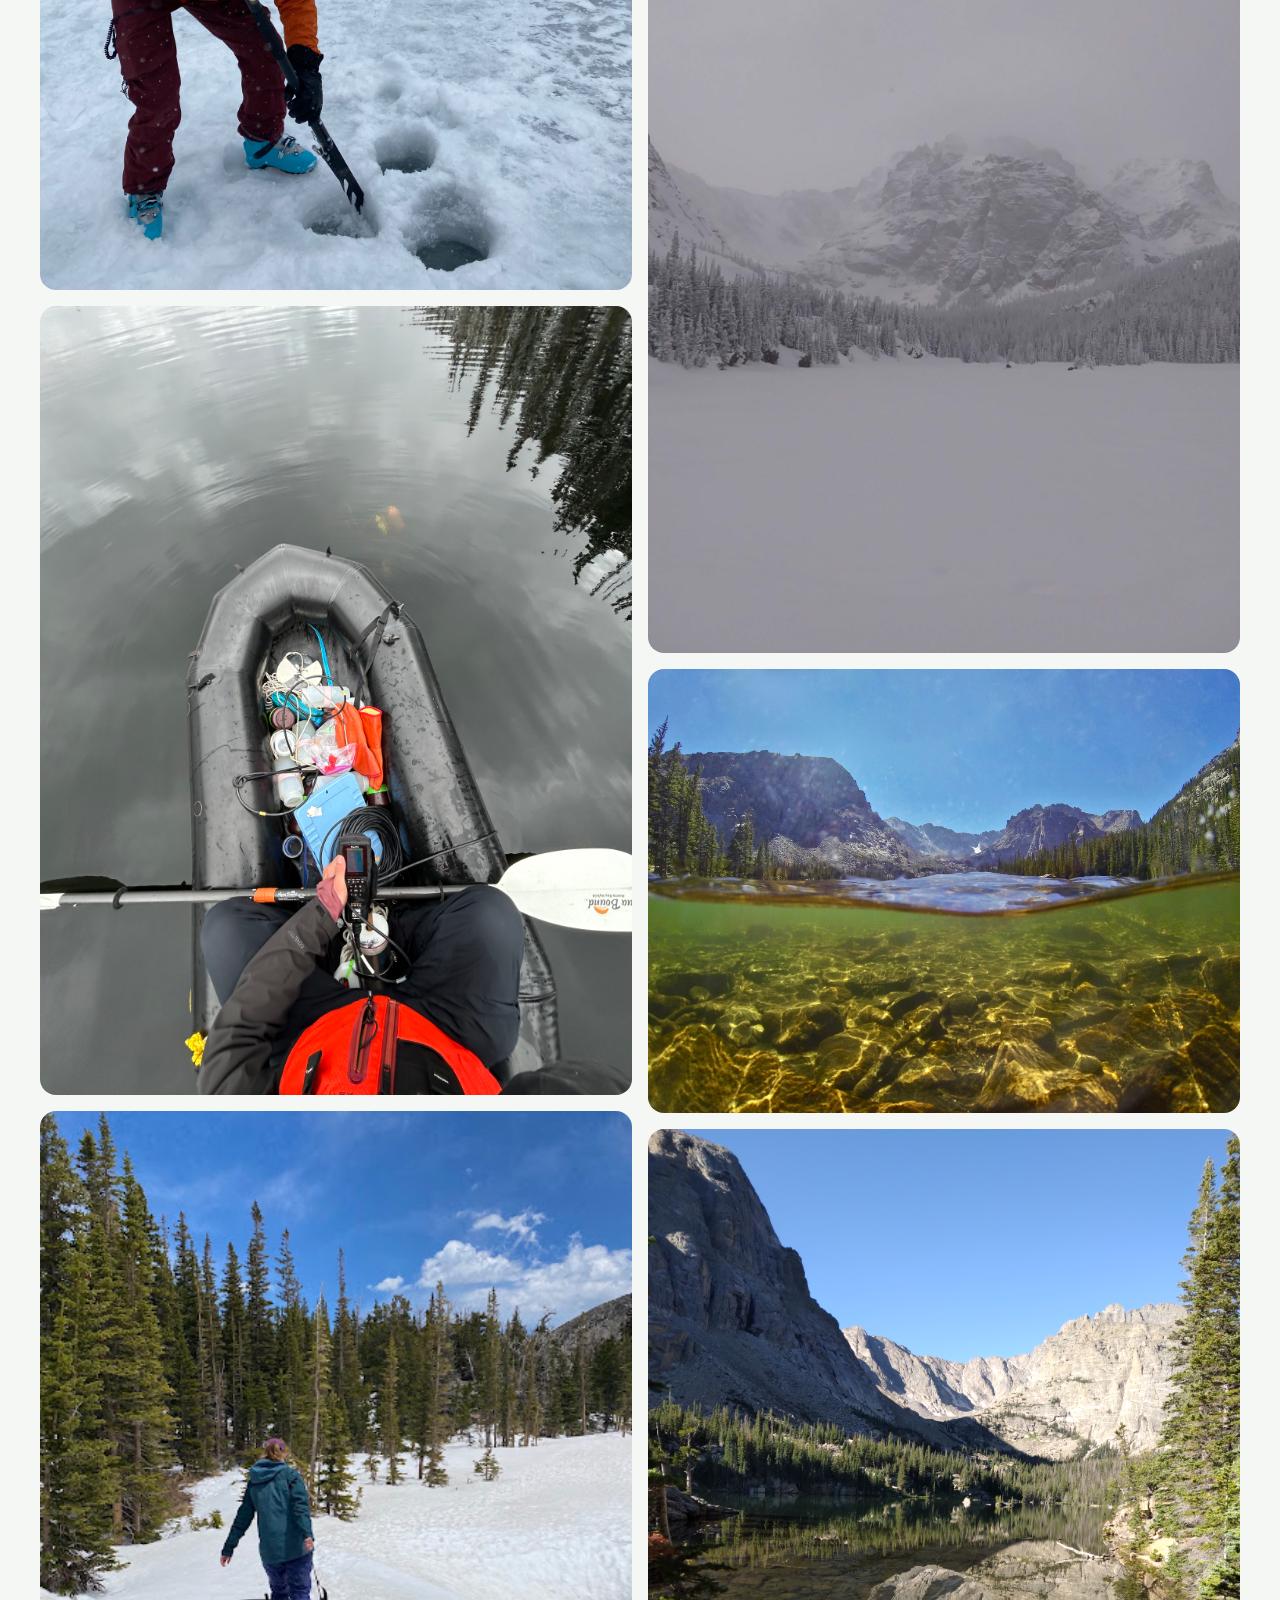
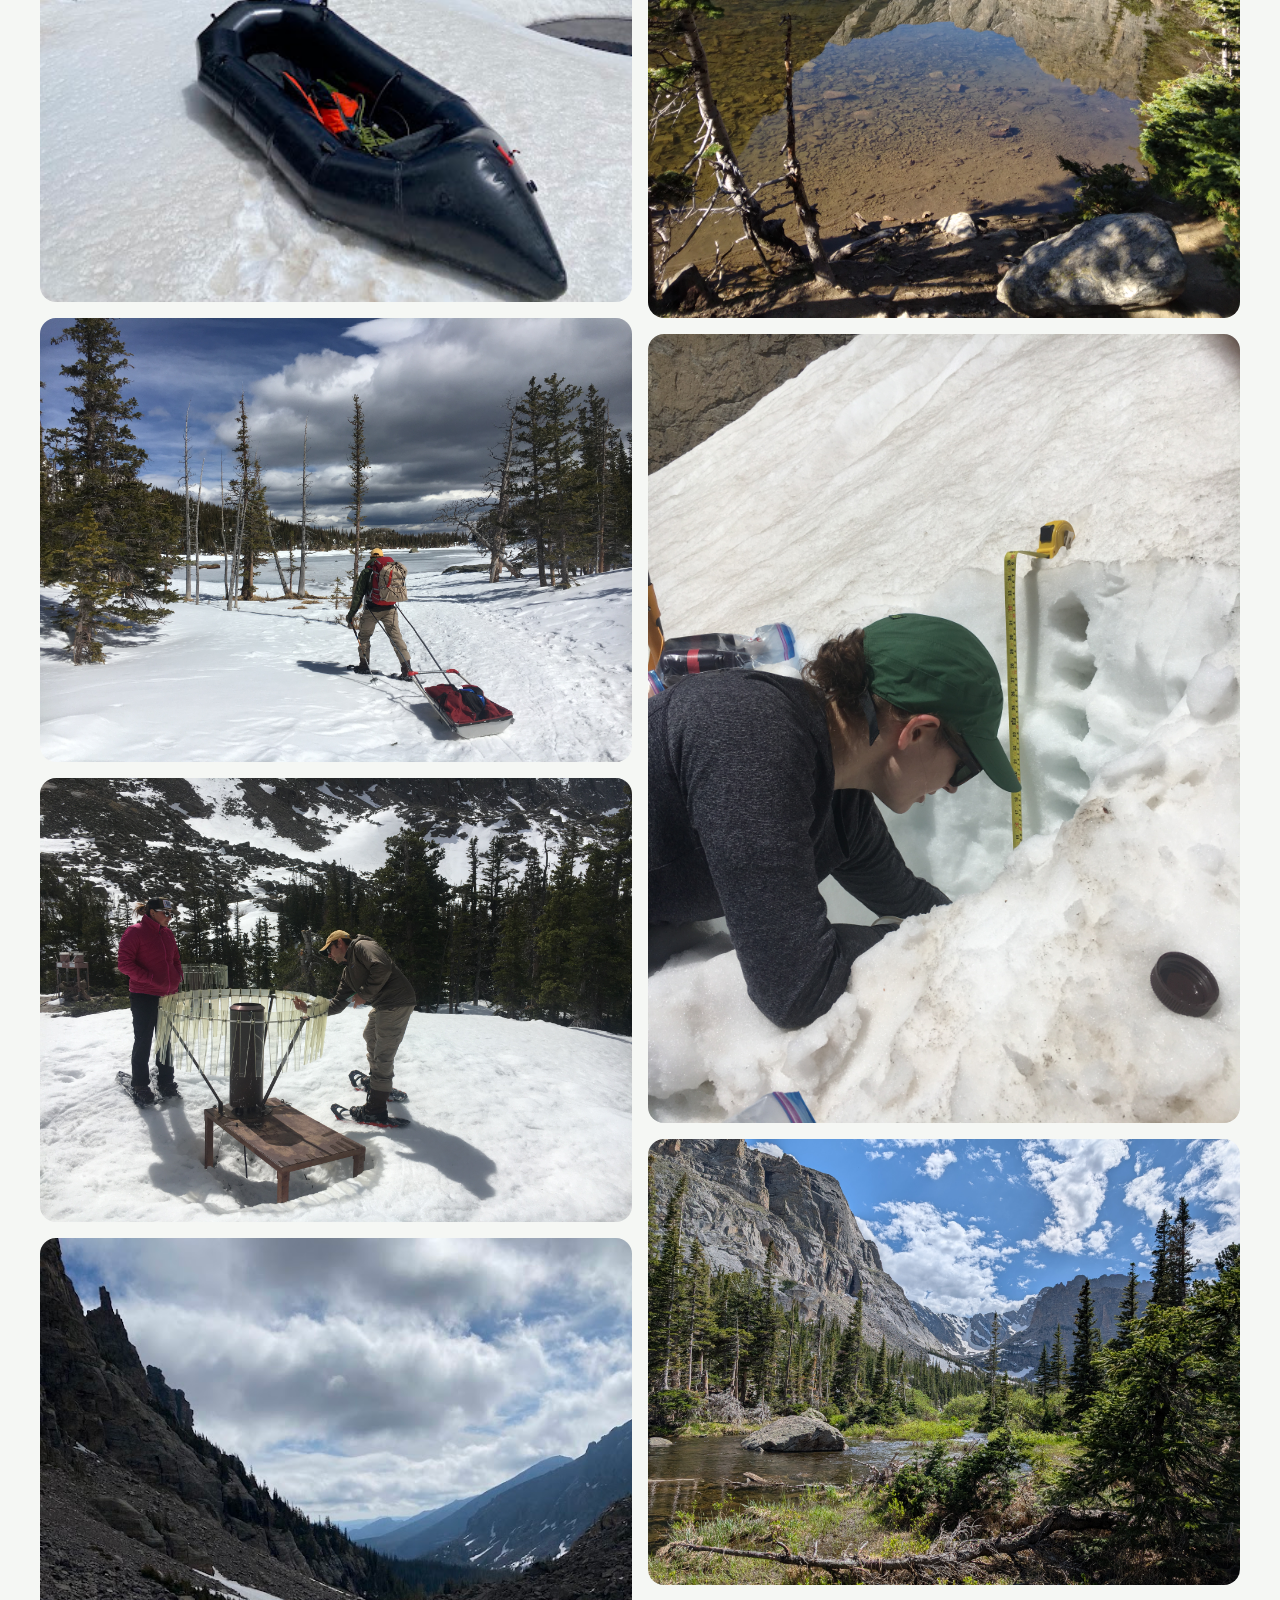
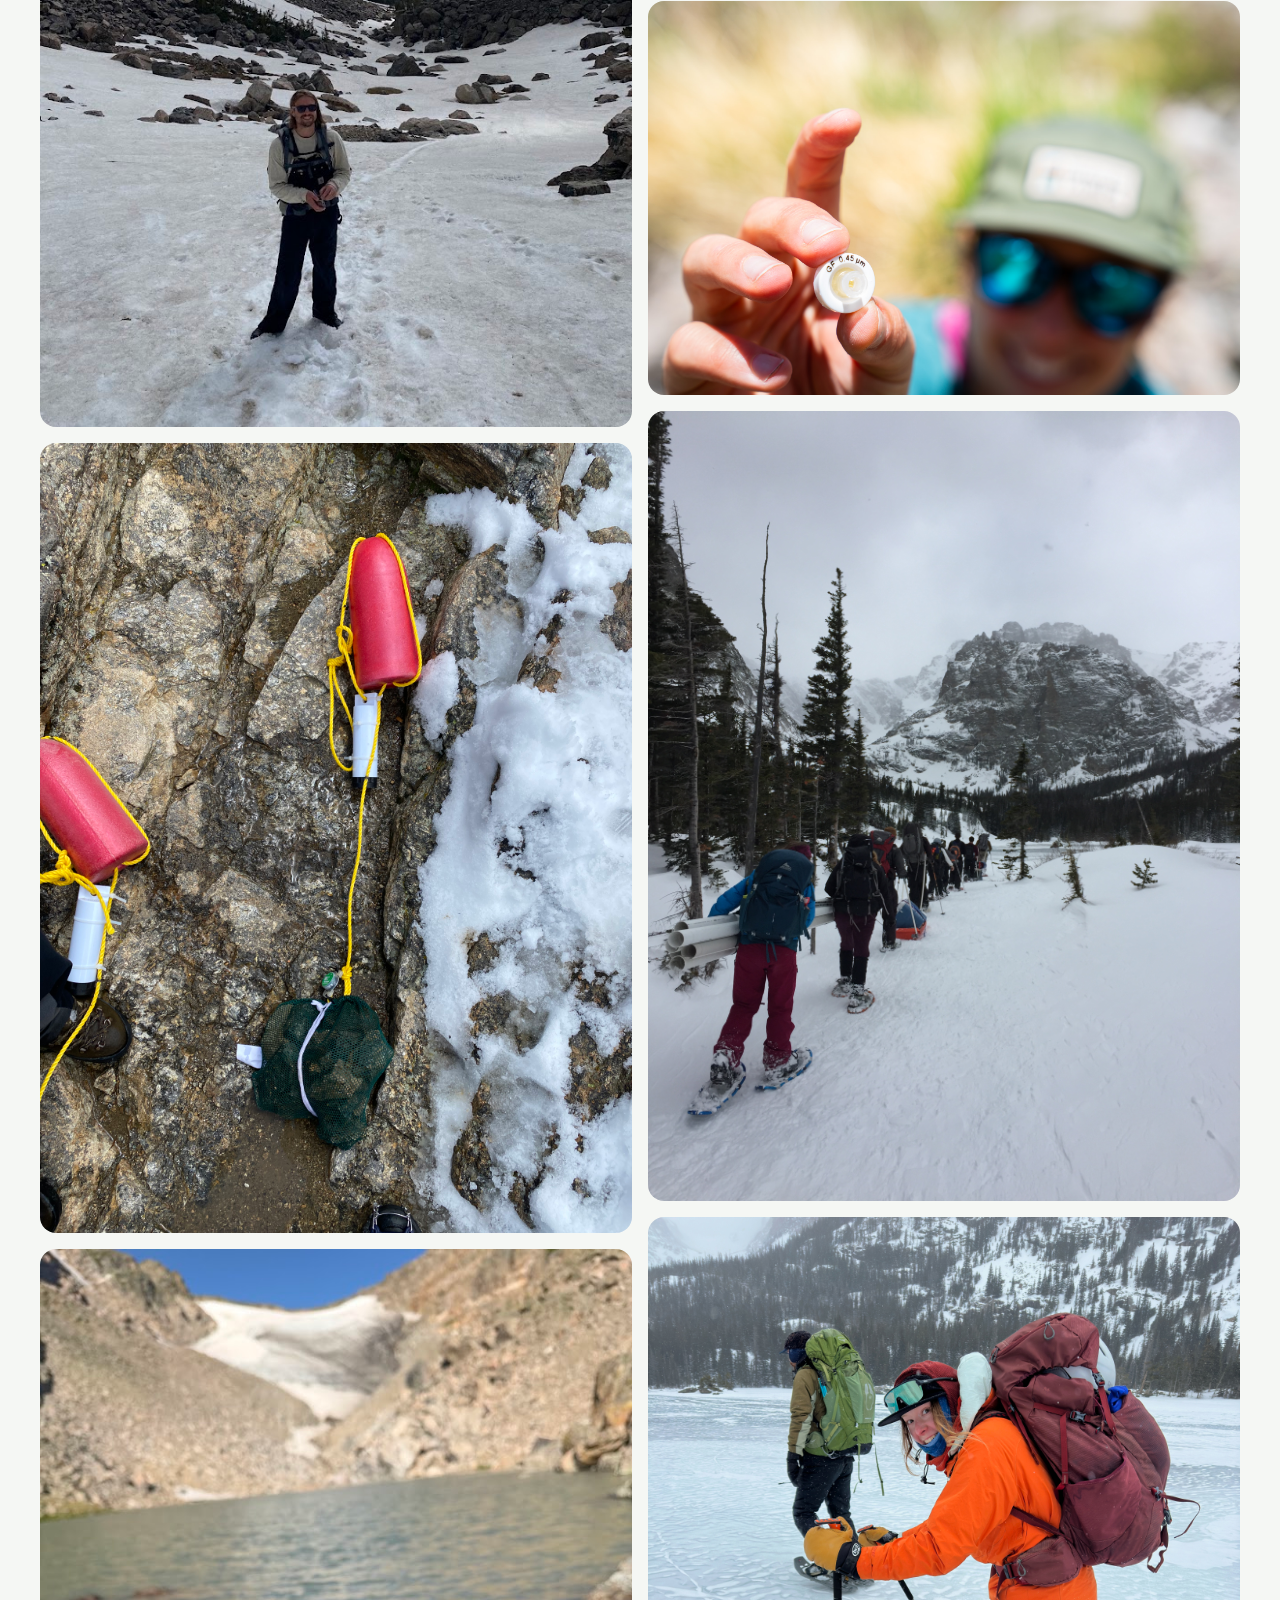
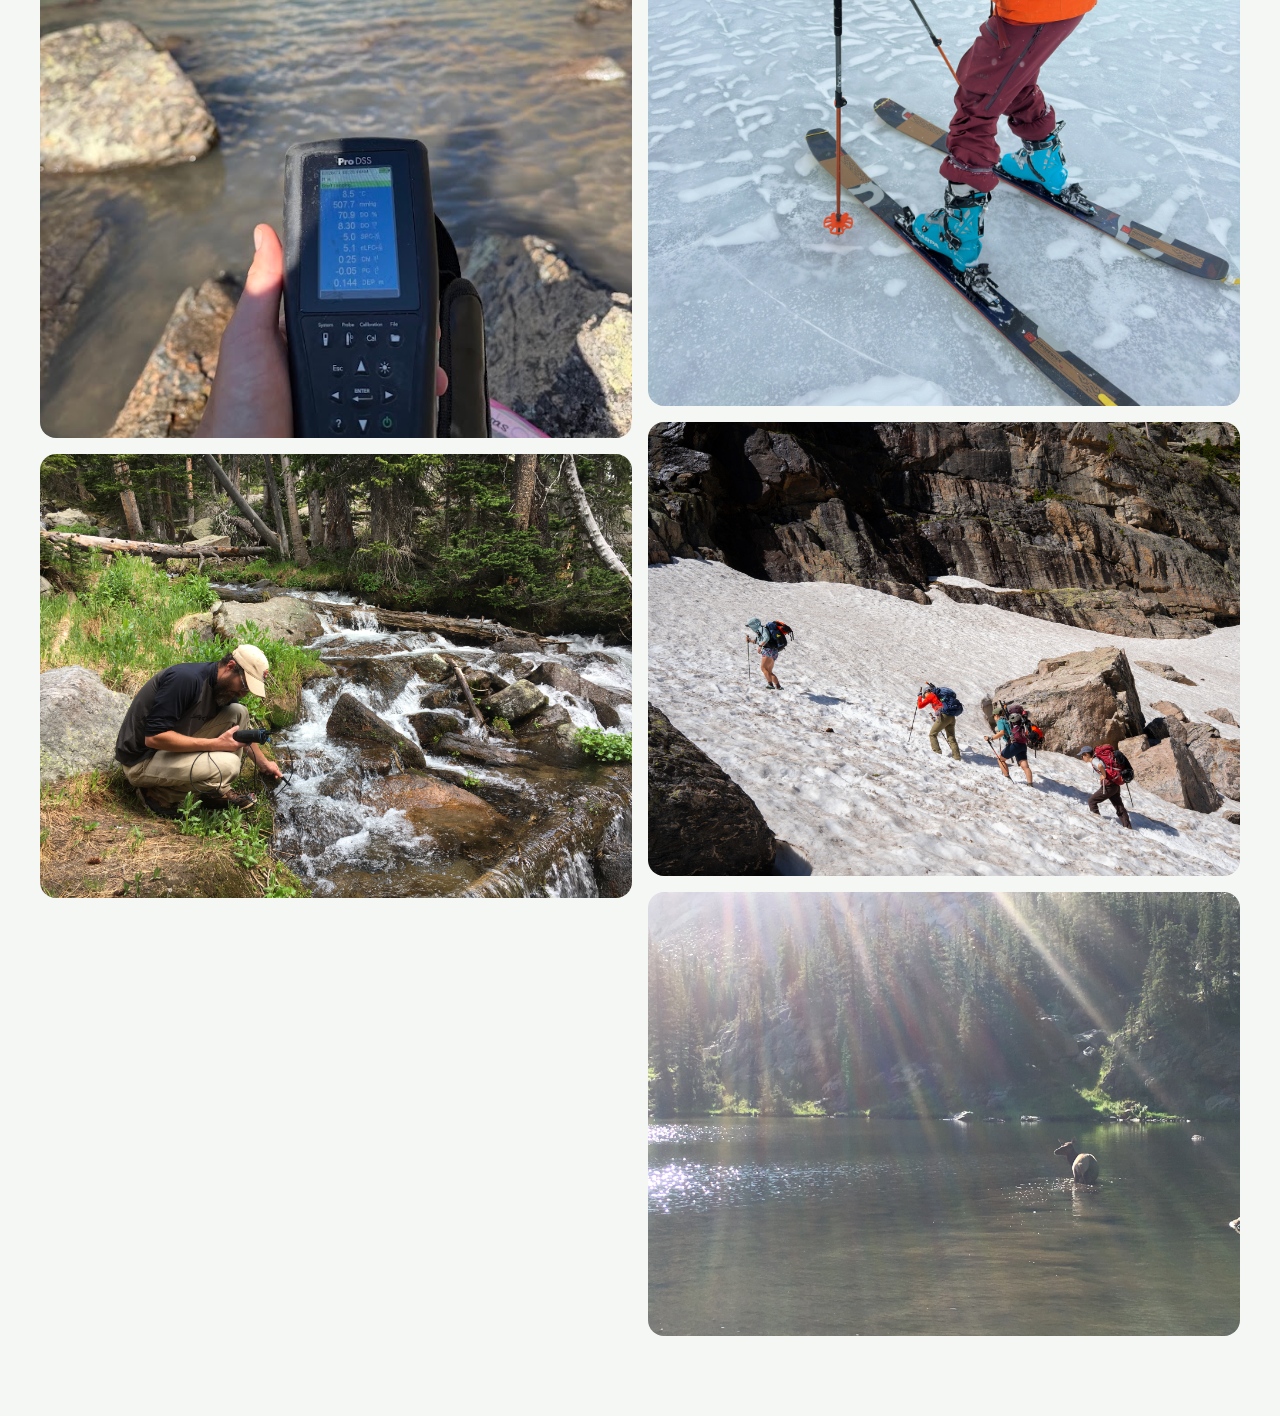
<file: gallery.html>
<!DOCTYPE html>
<html lang="en">
<head>
    <meta charset="UTF-8">
    <meta name="viewport" content="width=device-width, initial-scale=1.0">
    <meta name="description" content="Photos of fieldwork, wildlife, and mountain scenery in the Loch Vale watershed.">
    <title>Gallery | Loch Vale Watershed Research</title>
    <link rel="stylesheet" href="style.css?v=gallery-columns-2">
    <script src="scripts/navigation.js" defer></script>
</head>
<body>
    <header class="site-header">
        <nav class="site-nav" aria-label="Main navigation">
            <a class="site-logo" href="index.html">
                <span class="site-logo__primary">Loch Vale</span>
                <span class="site-logo__secondary">Watershed Research</span>
            </a>

            <button class="nav-toggle" type="button" aria-expanded="false" aria-controls="mobile-navigation" aria-label="Open navigation" hidden>
                <span aria-hidden="true">☰</span>
            </button>

            <div class="site-nav__links" id="mobile-navigation">
                <a class="nav-link" href="index.html">Home</a>
                <a class="nav-link" href="data.html">Data</a>
                <a class="nav-link" href="ongoing.html">Ongoing</a>
                <a class="nav-link" href="stories.html">Stories</a>
                <a class="nav-link nav-link--active" href="gallery.html" aria-current="page">Gallery</a>
                <a class="nav-link" href="publications.html">Publications</a>
                <a class="nav-link" href="contact.html">People</a>
            </div>
        </nav>
    </header>
    <main class="gallery-page">
        <section class="photo-gallery" aria-labelledby="gallery-heading">
            <header class="section-heading">
                <p class="eyebrow">In the field</p>
                <h1 class="page-title" id="gallery-heading">Gallery</h1><br><br>
            </header>
            <div class="photo-gallery__masonry">
                <figure><img src="images/sa0426Cott03.webp" alt="Hand holding sample tubes during fieldwork" loading="lazy"></figure>
                <figure><img src="images/sa0426Cott05.webp" alt="Researcher working with a water sampling device" loading="lazy"></figure>
                <figure><img src="images/sa0426Cott06.webp" alt="Two researchers paddling a boat on clear mountain water" loading="lazy"></figure>
                <figure><img src="images/sa0426Cott07.webp" alt="Water sampling equipment held above a lake" loading="lazy"></figure>
                <figure><img src="images/20250722%20Loch%20Oleksy%20crevice%203.jpg" alt="Researchers examining a sample among alpine rocks" loading="lazy"></figure>
                <figure><img src="images/IMG_6283.JPG" alt="Snowfall over a forest-lined mountain lake" loading="lazy"></figure>
                <figure><img src="images/20250211_HikingDown_WaterSled.jpg" alt="Researcher pulling a water sampling sled down a snowy trail" loading="lazy"></figure>
                <figure><img src="images/20250211_HikingToLoch.jpg" alt="Field team hiking through snow toward the Loch" loading="lazy"></figure>
                <figure><img src="images/G0010275.jpg" alt="Jagged mountain peaks above clear green lake water, viewed at the waterline" loading="lazy"></figure>
                <figure><img src="images/20250211_WLNgearpile_Loch.jpg" alt="Sampling equipment on the frozen Loch with the field team in the distance" loading="lazy"></figure>
                <figure><img src="images/IMG_9774.jpeg" alt="Field team standing together outside a mountain cabin" loading="lazy"></figure>
                <figure><img src="images/Lake_of_glass.jpg" alt="Rocky mountain peaks reflected in the Lake of Glass" loading="lazy"></figure>
                <figure><img src="images/20250211_Adeline_icesaw.jpg" alt="Adeline using an ice saw during winter fieldwork" loading="lazy"></figure>
                <figure><img src="images/boat_buoy.jpeg" alt="Sampling equipment and a paddle inside a boat on calm lake water" loading="lazy"></figure>
                <figure><img src="images/20250522_DraggingBoatOnSnow.jpg" alt="Researcher dragging a boat over snow" loading="lazy"></figure>
                <figure><img src="images/IMG_4585.JPG" alt="Researcher pulling a sled of equipment through snow" loading="lazy"></figure>
                <figure><img src="images/IMG_5345.JPG" alt="Researchers checking monitoring equipment in the snow" loading="lazy"></figure>
                <figure><img src="images/20260602_Aleks_HikeToAndrews.jpg" alt="Researcher hiking through a snowy alpine valley toward Andrews" loading="lazy"></figure>
                <figure><img src="images/near_shore_timy_buoy.jpeg" alt="Buoys and monitoring equipment beside a snowy rocky shoreline" loading="lazy"></figure>
                <figure><img src="images/20260728_Andrews_YSI.jpg" alt="Water quality instrument beside Andrews lake" loading="lazy"></figure>
                <figure><img src="images/IMG_6488.JPG" alt="Researcher sampling beside a flowing stream" loading="lazy"></figure>
                <figure><img src="images/20260728_Loc_GroupPic.jpg" alt="Field team posing together on a forest trail" loading="lazy"></figure>
                <figure><img src="images/G0140889.jpg" alt="Researchers leaning over a boat, viewed from partly beneath the lake surface" loading="lazy"></figure>
                <figure><img src="images/20260728_EarlyMorningTrailhead.jpg" alt="Field team preparing equipment at the trailhead in the early morning" loading="lazy"></figure>
                <figure><img src="images/snowy_abby_field.jpeg" alt="Researcher holding sampling equipment on a snow-covered lake" loading="lazy"></figure>
                <figure><img src="images/200114_Loch.jpg" alt="Snow-covered Loch beneath sunlit mountain cliffs" loading="lazy"></figure>
                <figure><img src="images/20260828_AndrewsGlacier.jpg" alt="Andrews Glacier above an alpine lake" loading="lazy"></figure>
                <figure><img src="images/IMG_7035.JPG" alt="Sample containers and field equipment arranged for collection" loading="lazy"></figure>
                <figure><img src="images/PXL_20250820_161318277.jpg" alt="Sampling gear beside a rocky alpine lake" loading="lazy"></figure>
                <figure><img src="images/PXL_20250820_210057028.jpg" alt="Mountain peaks reflected in water beside an alpine meadow" loading="lazy"></figure>
                <figure><img src="images/PXL_20250820_210146666.jpg" alt="Sunlit alpine meadow beneath mountain peaks" loading="lazy"></figure>
                <figure><img src="images/snowy_open_water1.jpeg" alt="View from a boat across open water surrounded by snow-covered forest" loading="lazy"></figure>
                <figure><img src="images/snowy_open_water2.jpeg" alt="Snow-covered shoreline and forest reflected in open lake water" loading="lazy"></figure>
                <figure><img src="images/200205_Loch.jpg" alt="Snow falling over the frozen Loch and surrounding mountains" loading="lazy"></figure>
                <figure><img src="images/G0130775.jpg" alt="Rocky lakebed visible beneath clear water with forest and mountain cliffs beyond" loading="lazy"></figure>
                <figure><img src="images/220823_Loch.jpg" alt="Mountain cliffs reflected in the clear waters of the Loch in summer" loading="lazy"></figure>
                <figure><img src="images/IMG_3072.JPG" alt="Researcher measuring a snowpack profile" loading="lazy"></figure>
                <figure><img src="images/PXL_20250619_215409427.jpg" alt="Mountain stream framed by forest and rocky peaks" loading="lazy"></figure>
                <figure><img src="images/20250722%20Loch%20Oleksy%20outflow%202.jpg" alt="Researcher holding a small specimen for inspection" loading="lazy"></figure>
                <figure><img src="images/IMG_6441.JPG" alt="Field team traveling through a snowy mountain forest" loading="lazy"></figure>
                <figure><img src="images/IMG_9281.jpeg" alt="Field team traveling on skis with backpacks" loading="lazy"></figure>
                <figure><img src="images/20250722%20Loch%20Oleksy%20snow%20hike.jpg" alt="Field team hiking across a steep snowfield" loading="lazy"></figure>
                <figure><img src="images/moose.JPG" alt="Moose standing in a forest-lined lake" loading="lazy"></figure>
            </div>
        </section>
    </main>
</body>
</html>
</file>
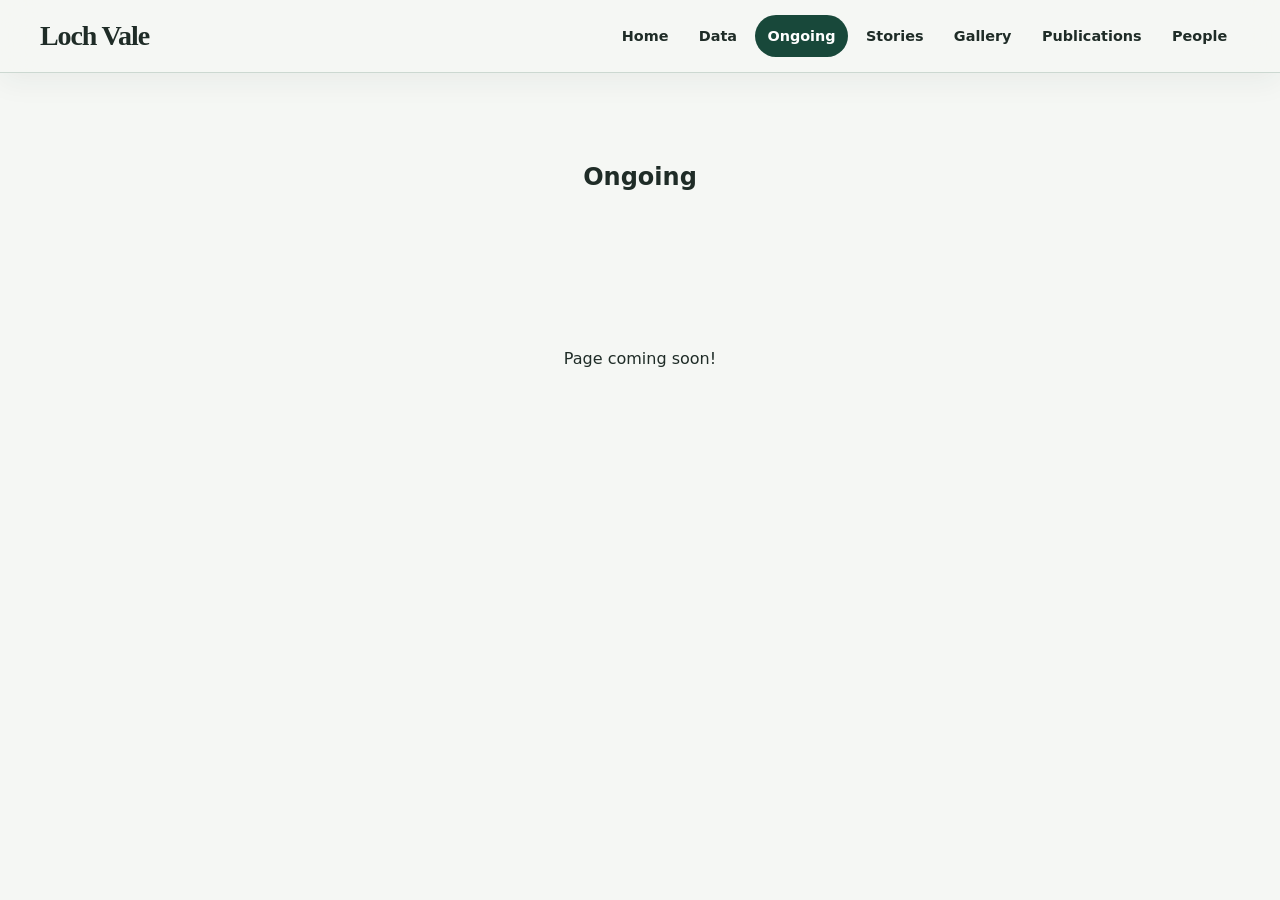
<file: ongoing.html>
<!DOCTYPE html>
<html lang="en">
<head>
    <meta charset="UTF-8">
    <meta name="viewport" content="width=device-width, initial-scale=1.0">
    <title>Ongoing</title>
    <link rel="stylesheet" href="style.css?v=gallery-1">
    <script src="scripts/navigation.js" defer></script>
</head>
<body>
    <!-- Navbar -->
    <div class="navbar-container">
        <div class="navbar left">
            <h1 class="logo">Loch Vale</h1>
        </div>

        <button class="nav-toggle" type="button" aria-expanded="false" aria-controls="mobile-navigation" aria-label="Open navigation" hidden>
            <span aria-hidden="true">☰</span>
        </button>

        <div class="navbar right" id="mobile-navigation">
            <a class="nav-link" href="index.html">Home</a>
            <a class="nav-link" href="data.html">Data</a>
            <a class="nav-link nav-link--active" href="ongoing.html" aria-current="page">Ongoing</a>
            <a class="nav-link" href="stories.html">Stories</a>
            <a class="nav-link" href="gallery.html">Gallery</a>
            <a class="nav-link" href="publications.html">Publications</a>
            <a class="nav-link" href="contact.html">People</a>
        </div>
    </div>
    <!-- Navbar End -->

    <main class="page-container">
        <h2 style="text-align: center;">Ongoing</h2>
    </main>

    <p style="text-align: center;">Page coming soon!</p>
</body>
</html>
</file>
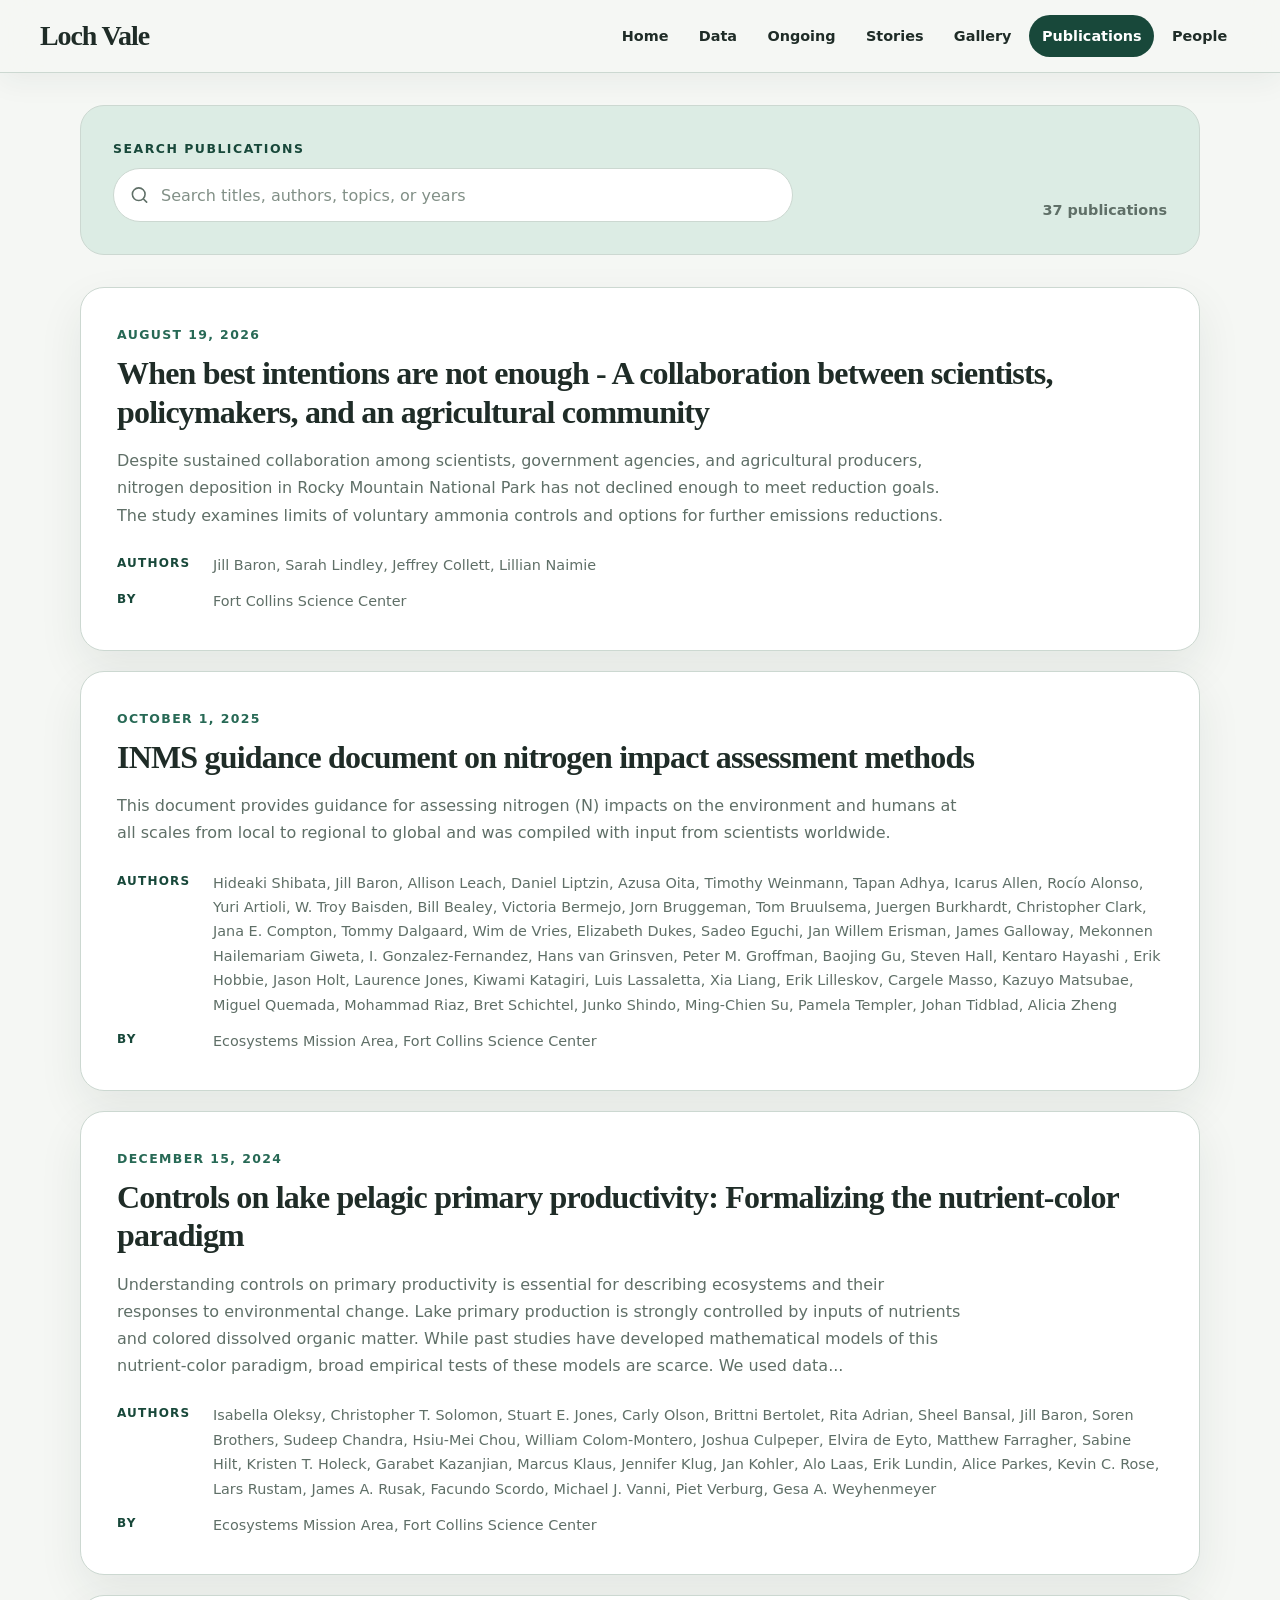
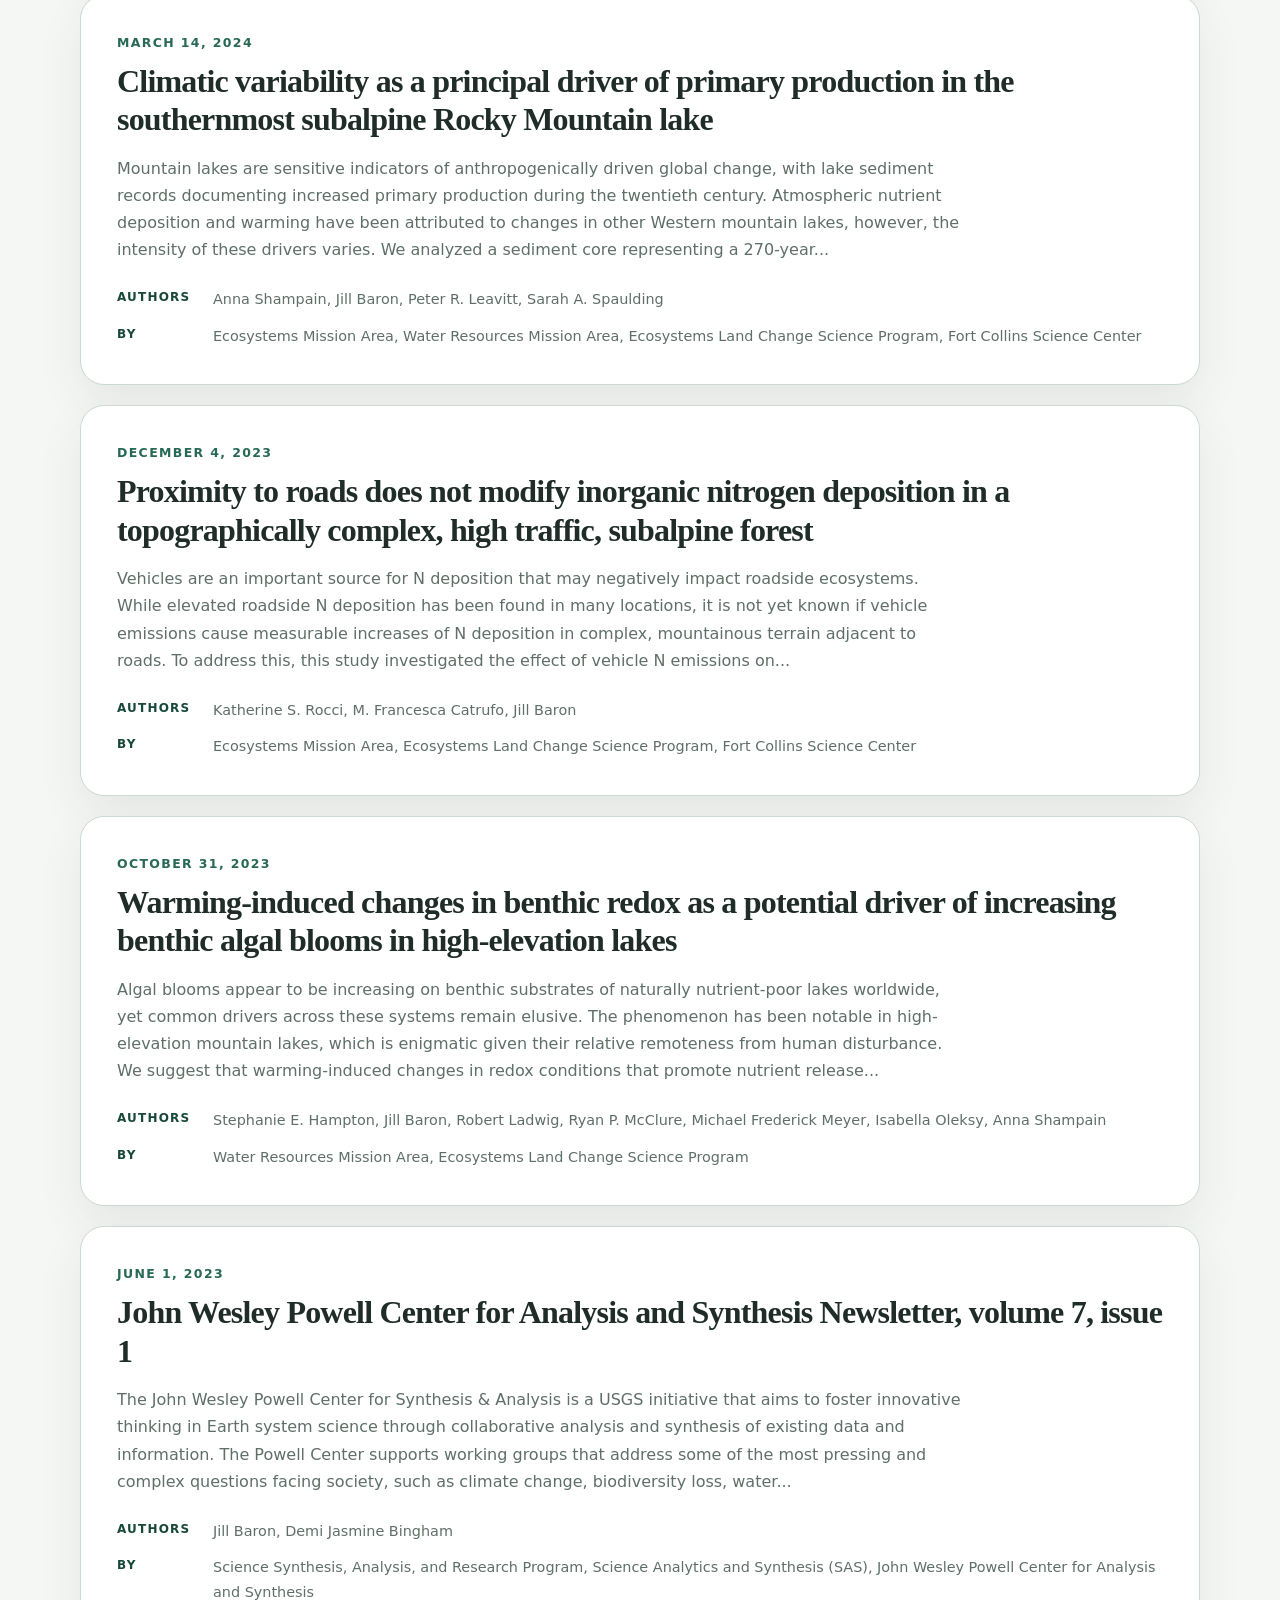
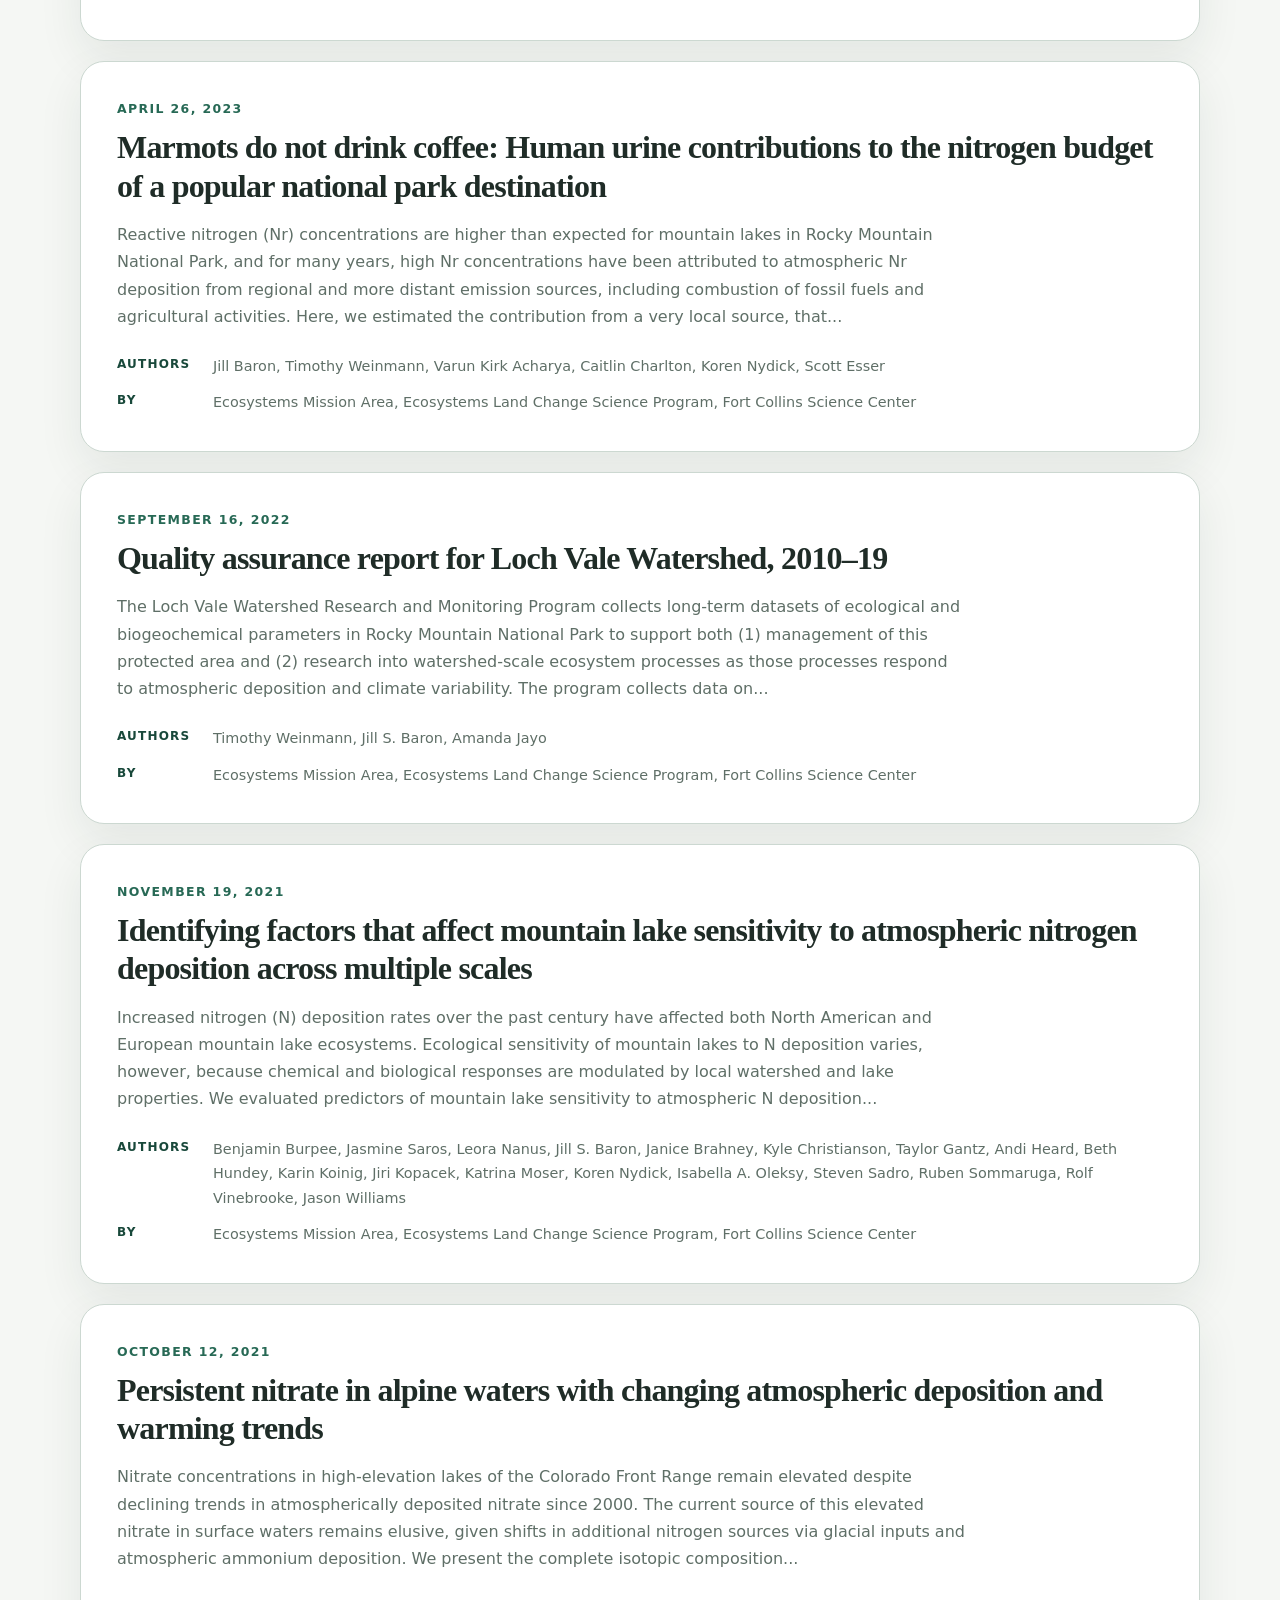
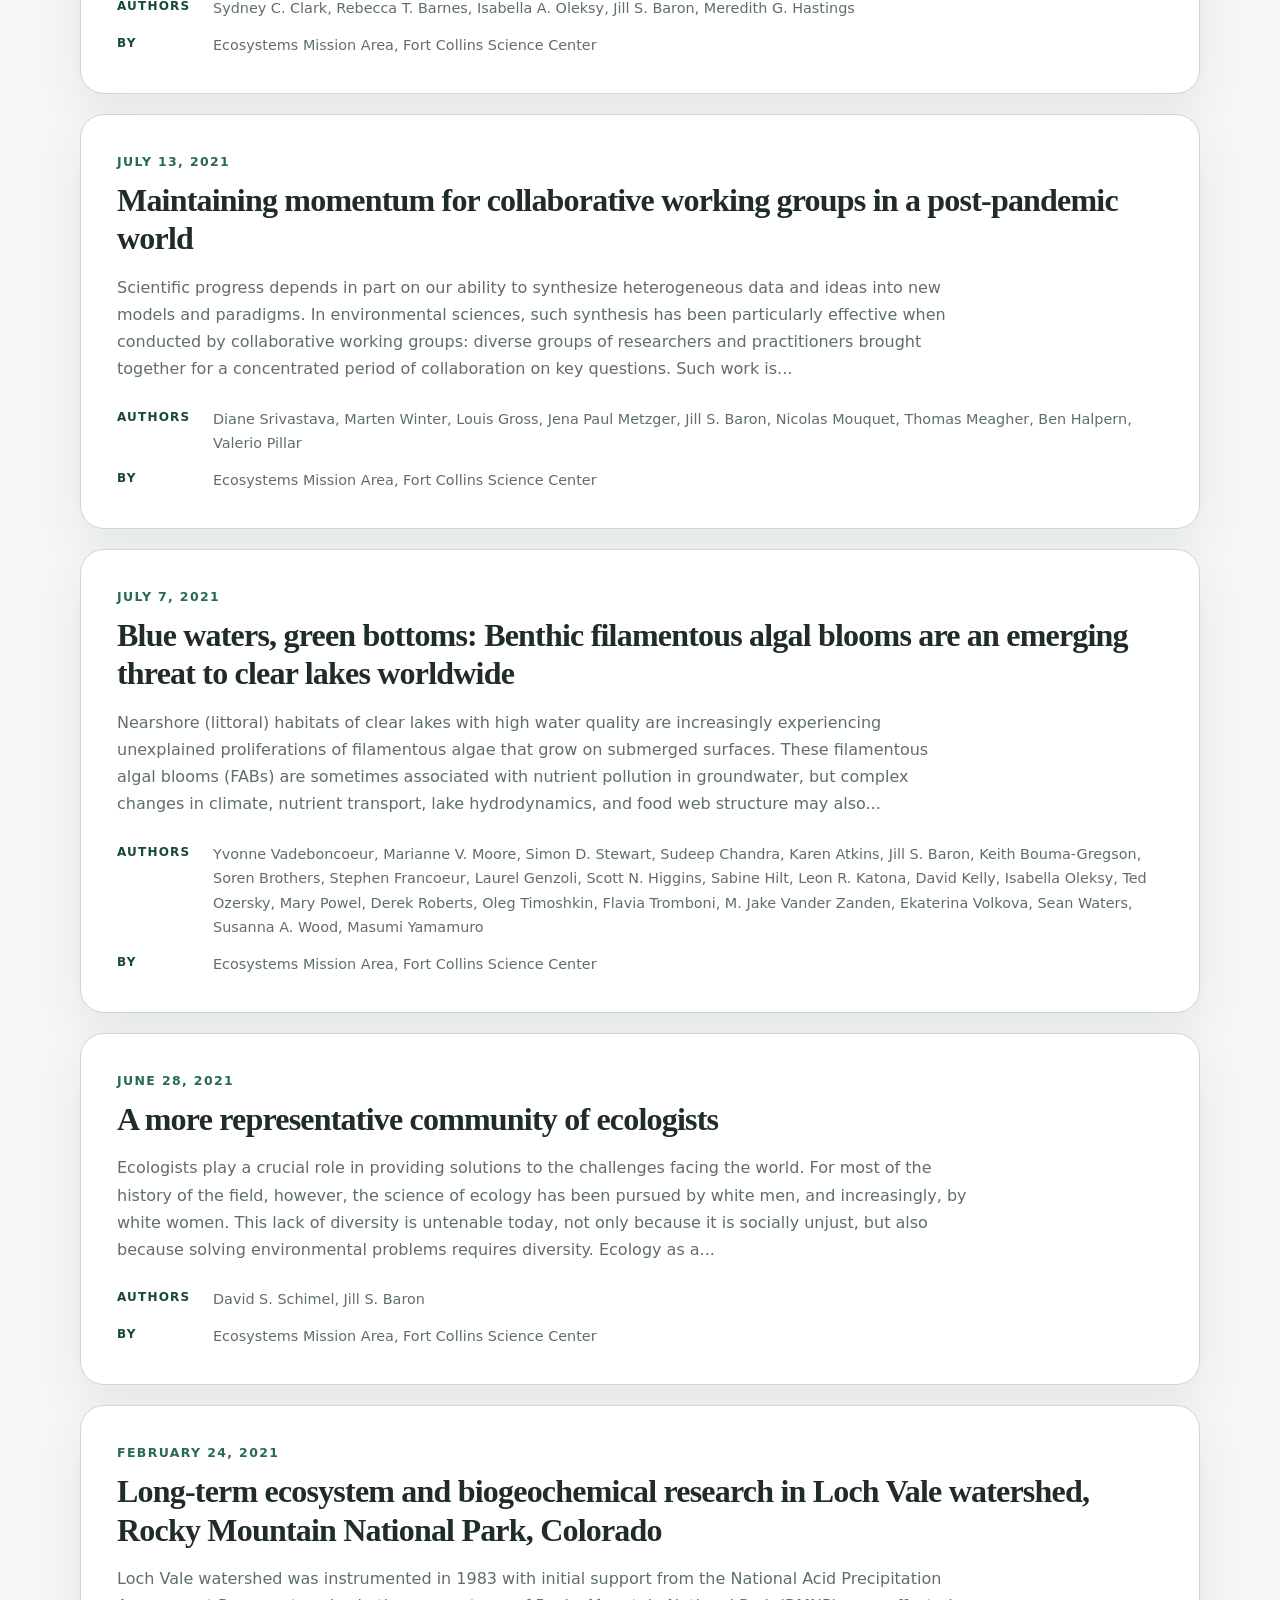
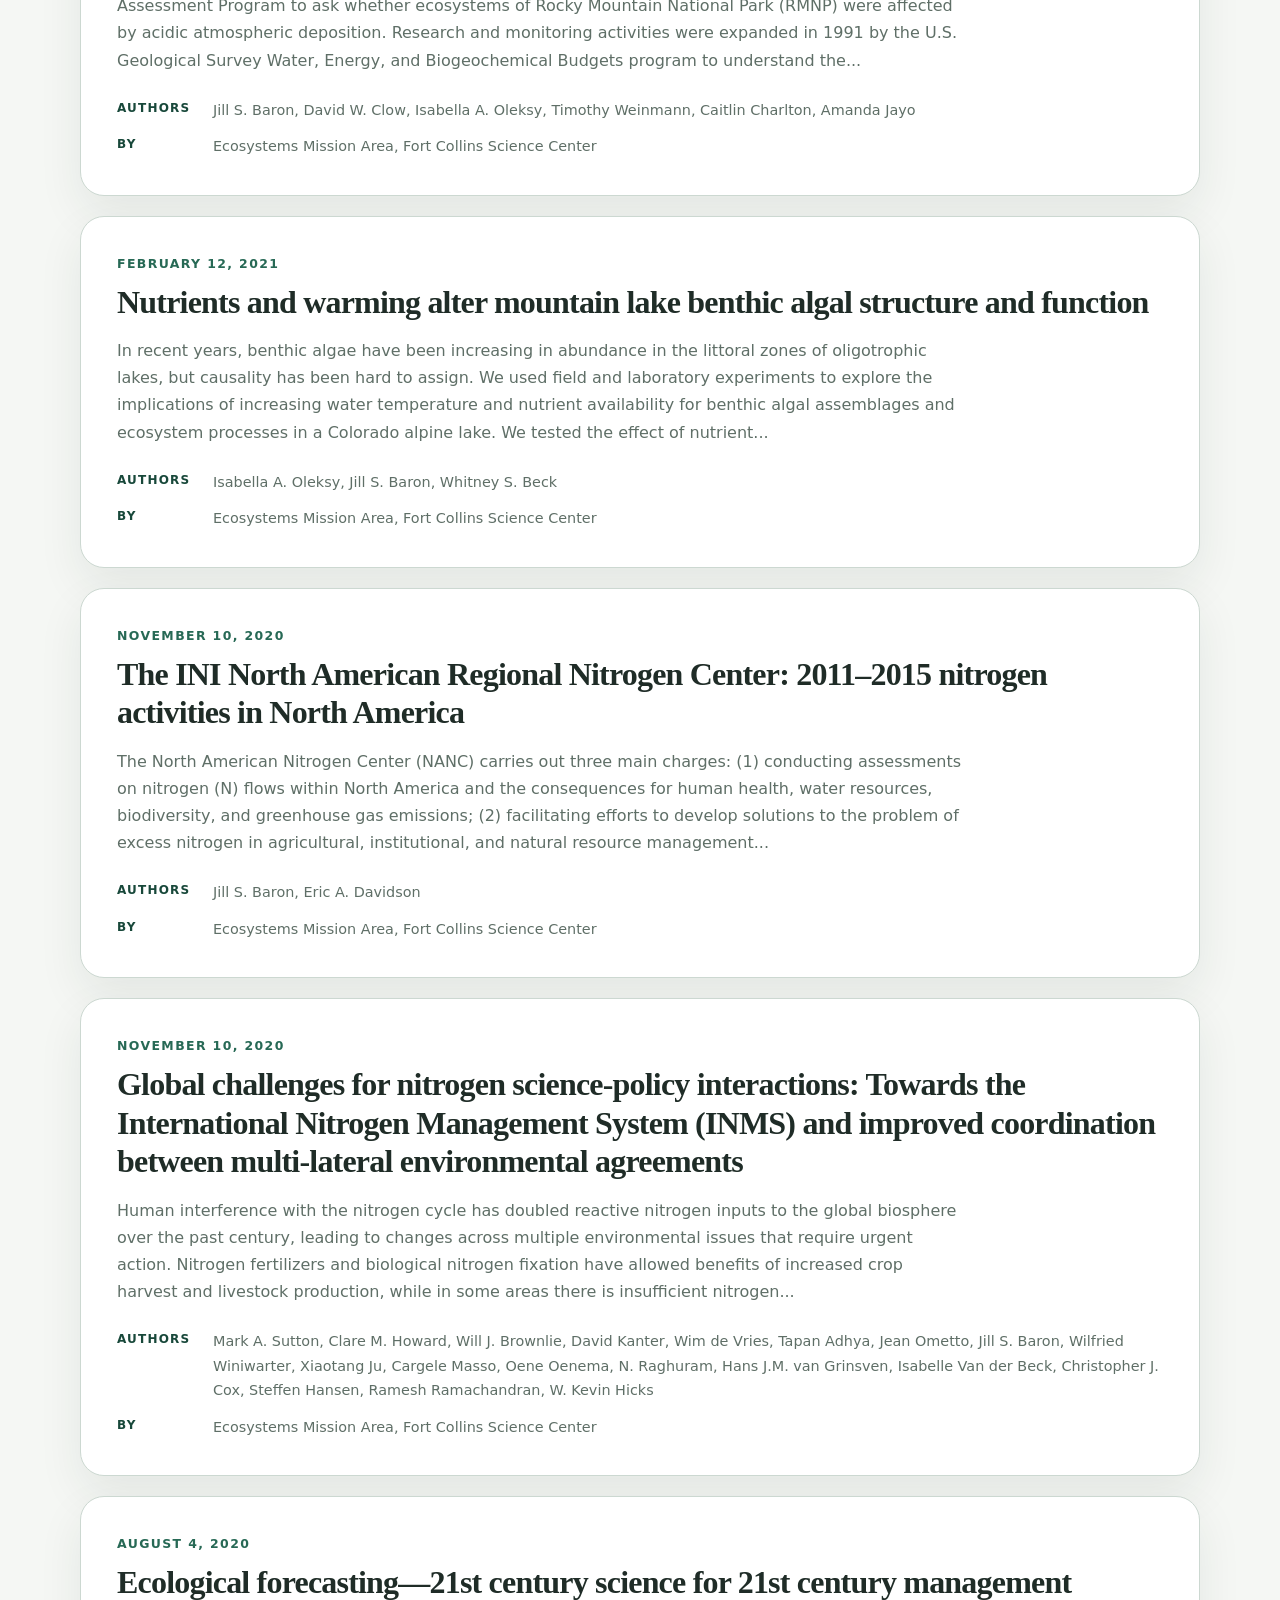
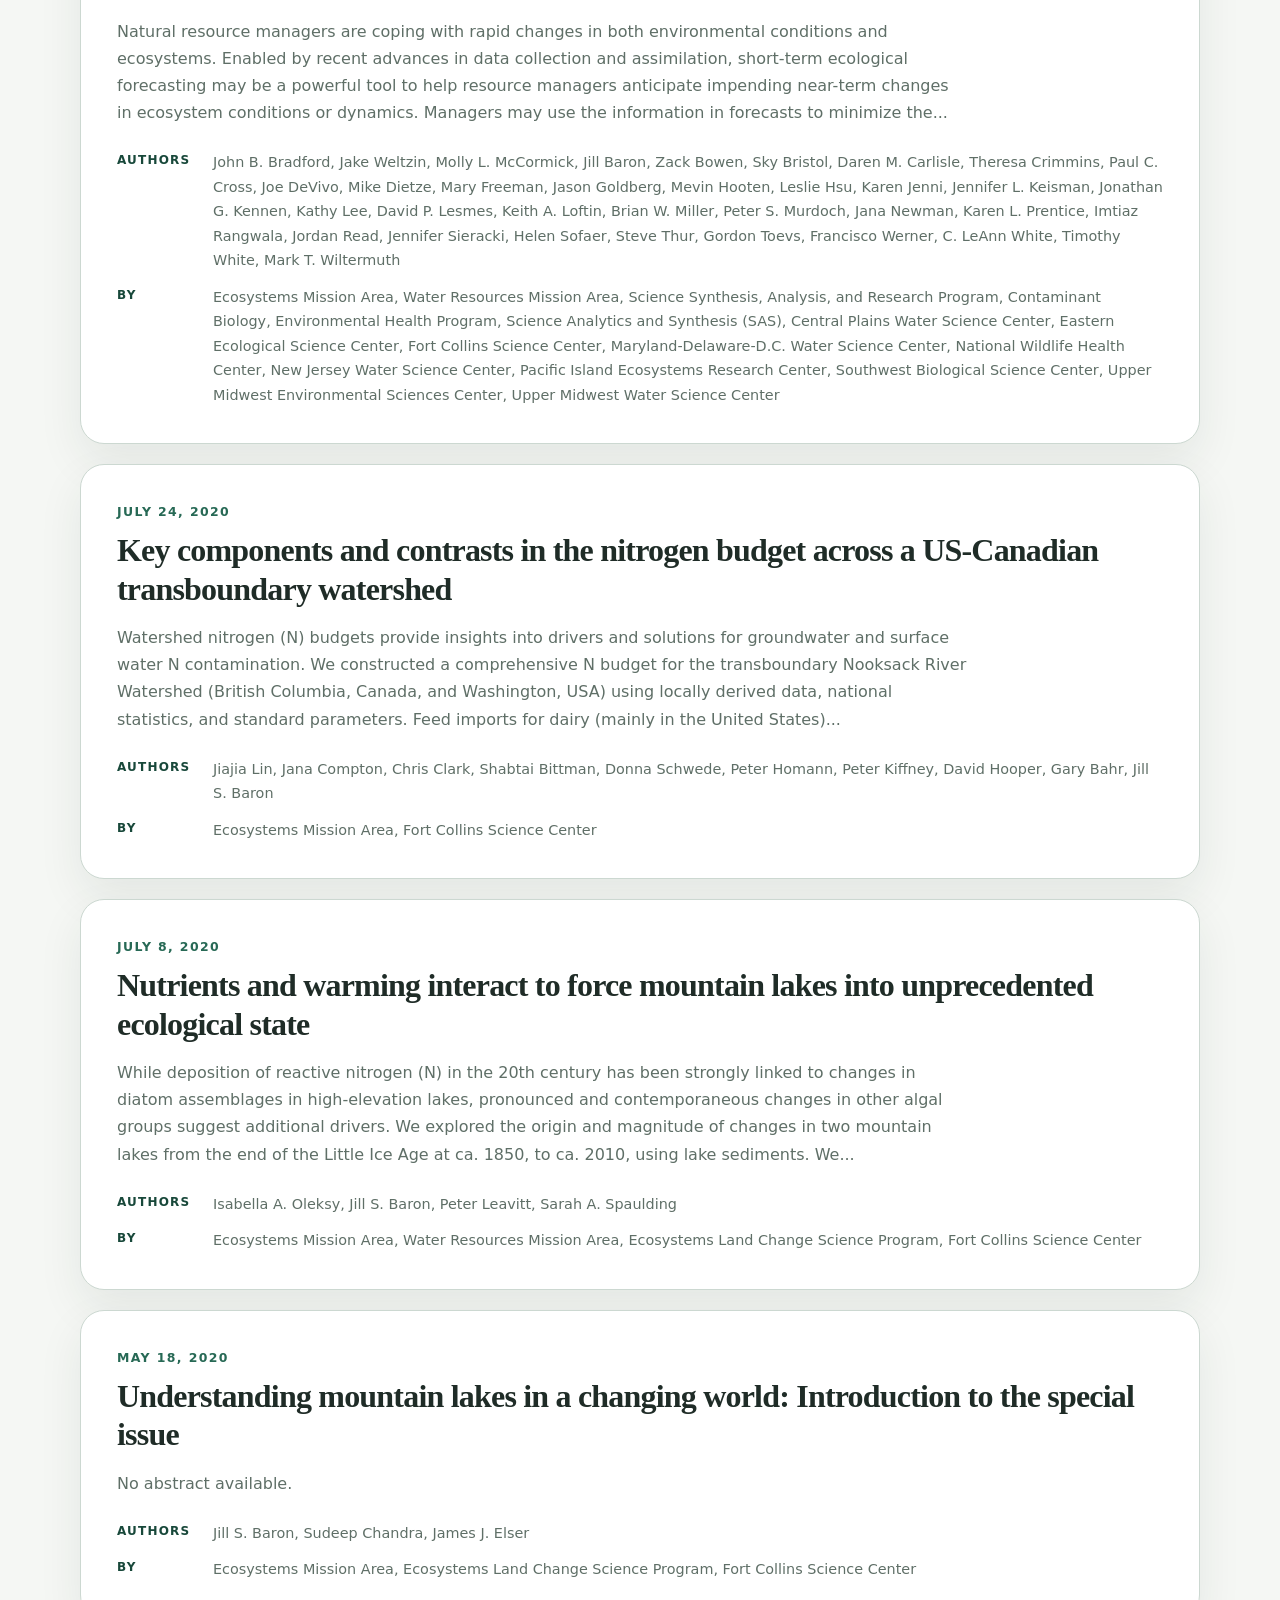
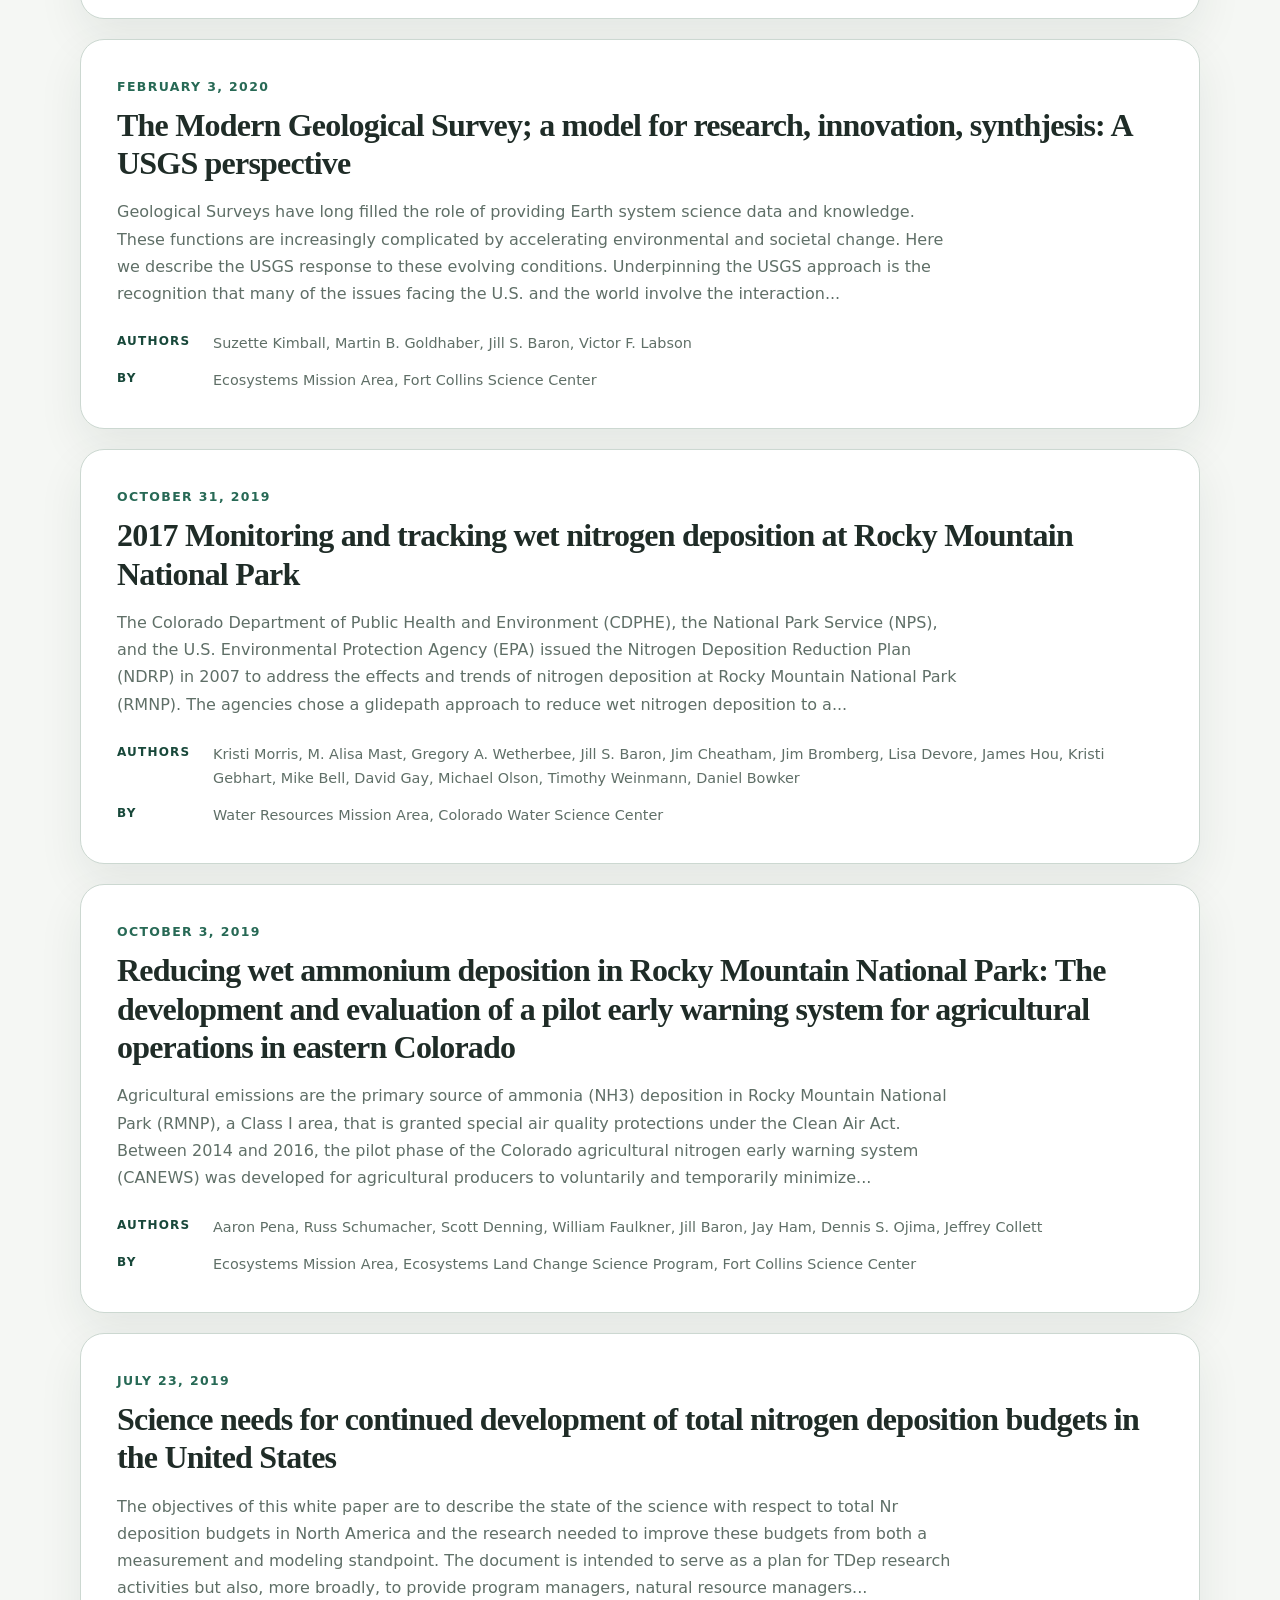
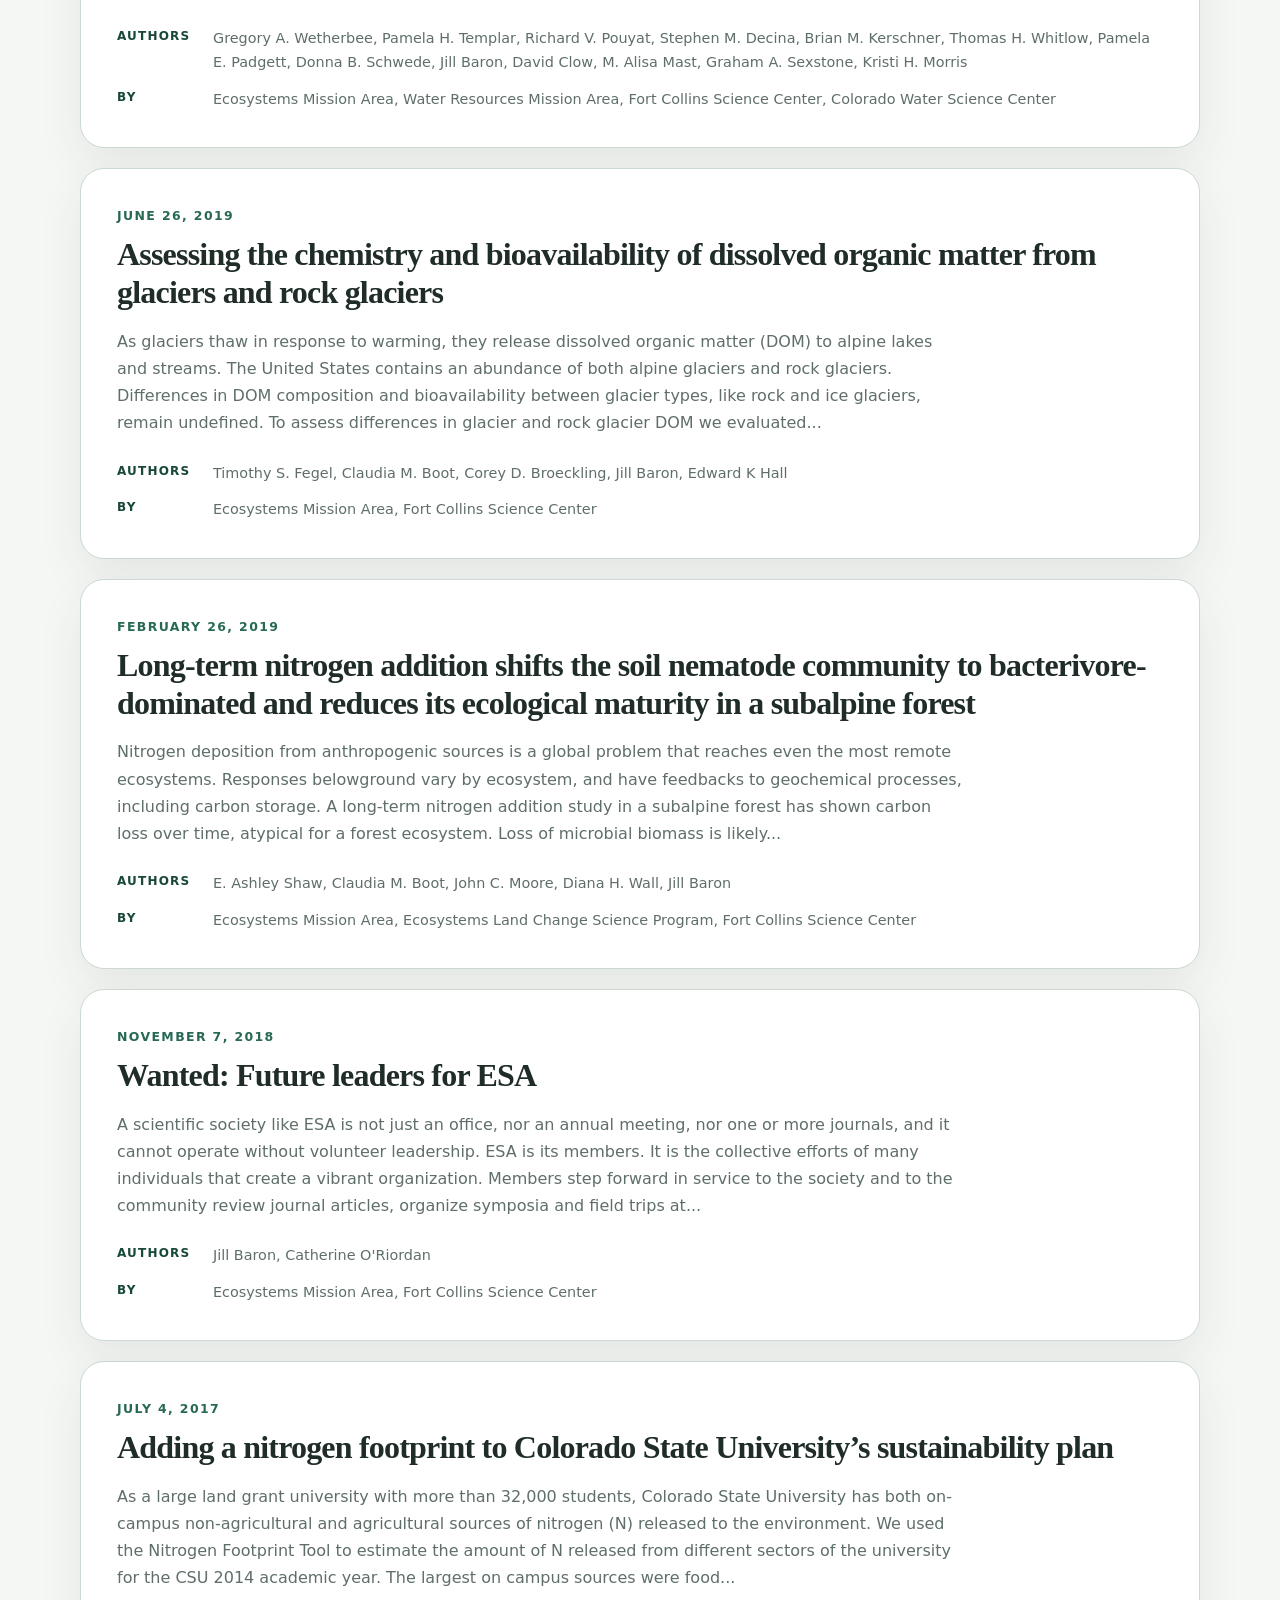
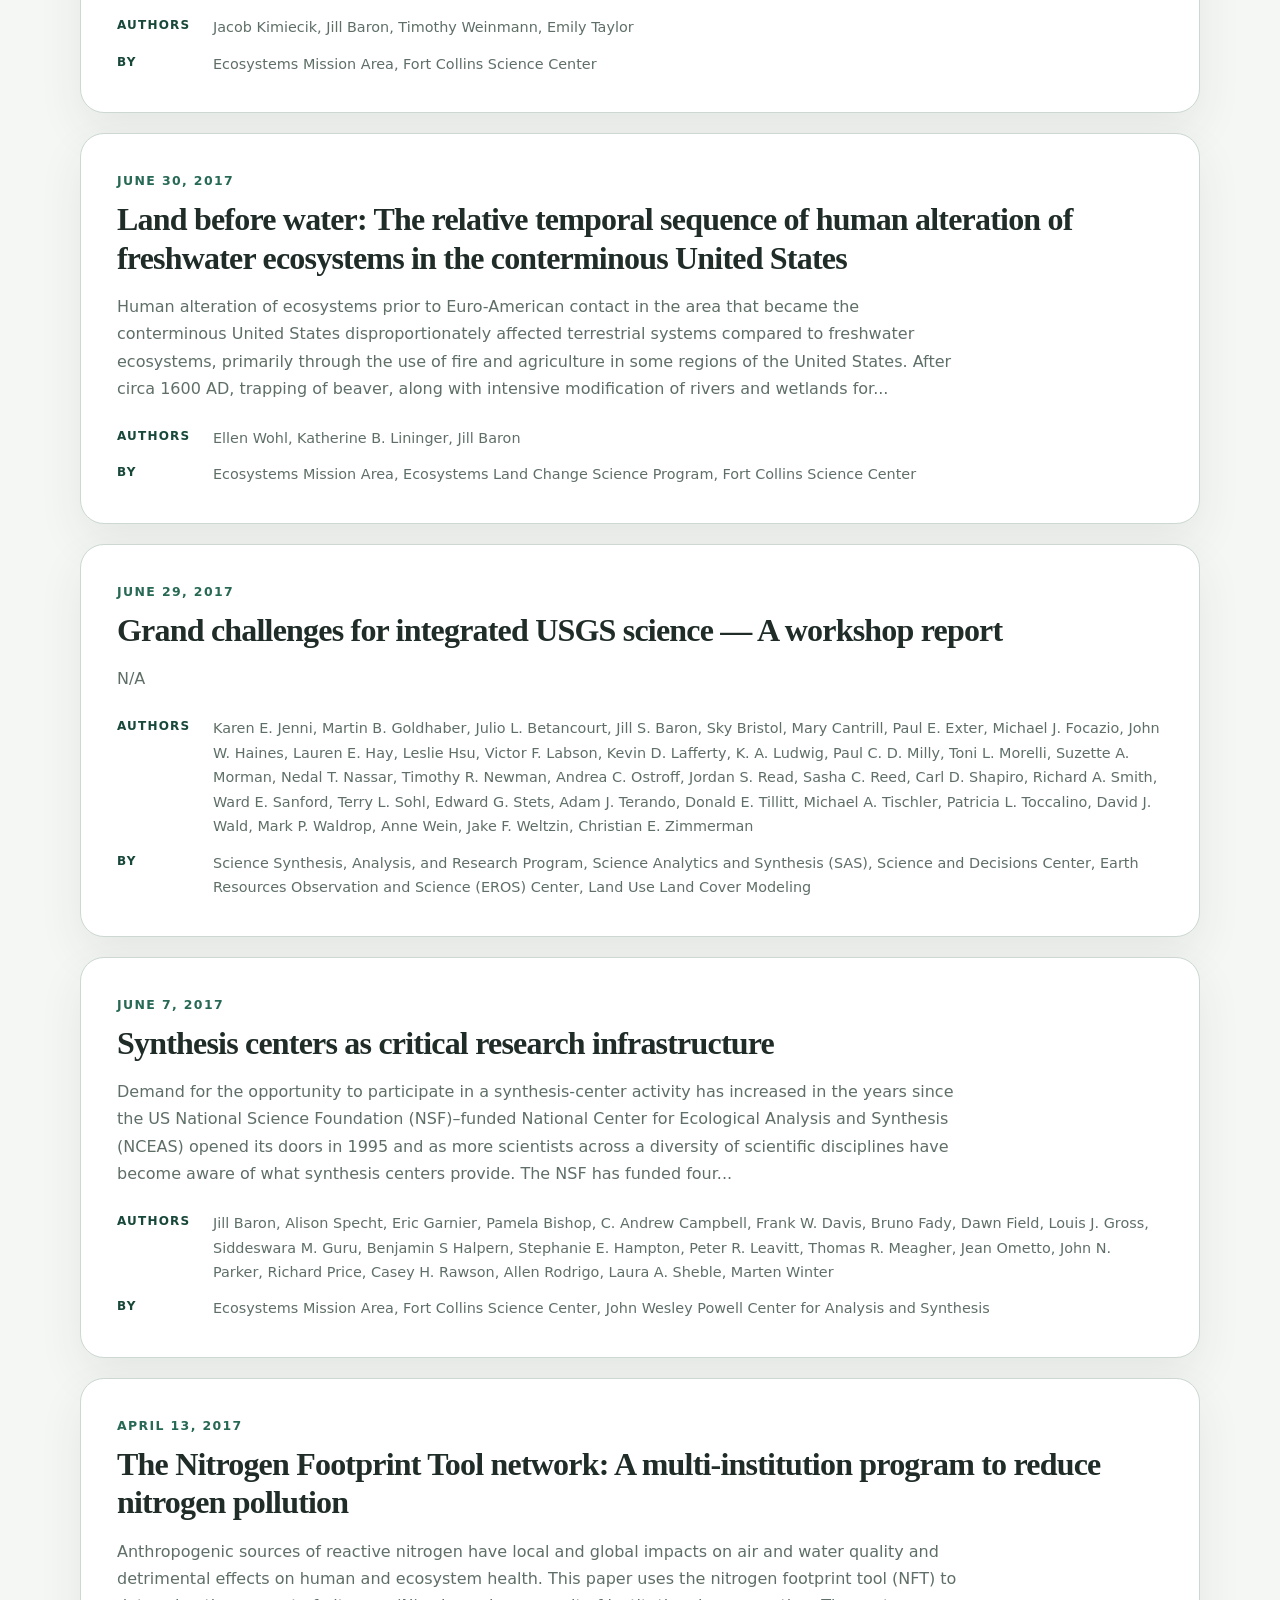
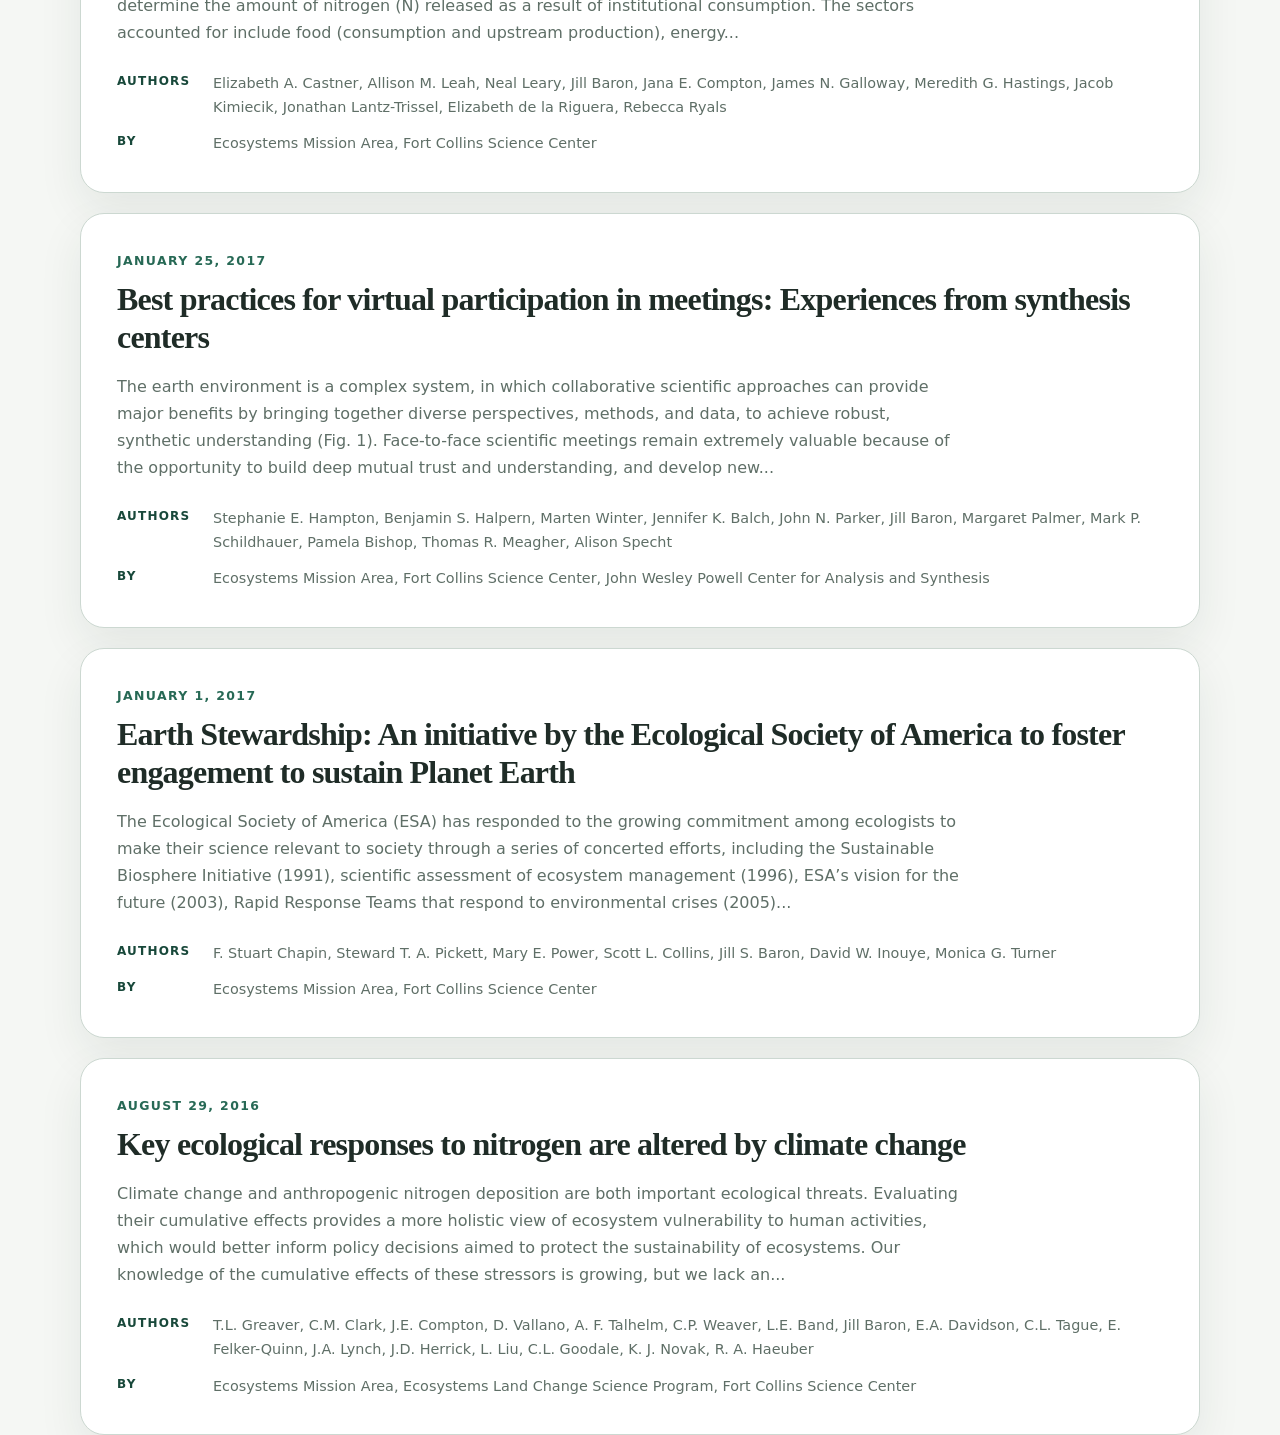
<file: publications.html>
<!DOCTYPE html>
<html lang="en">
<head>
    <meta charset="UTF-8">
    <meta name="viewport" content="width=device-width, initial-scale=1.0">
    <title>Publications</title>
    <link rel="stylesheet" href="style.css?v=gallery-1">
    <script src="scripts/navigation.js" defer></script>
</head>
<body>

    <!-- Navbar -->
    <div class="navbar-container">
        <div class="navbar left">
            <h1 class="logo">Loch Vale</h1>
        </div>

        <button class="nav-toggle" type="button" aria-expanded="false" aria-controls="mobile-navigation" aria-label="Open navigation" hidden>
            <span aria-hidden="true">☰</span>
        </button>

        <div class="navbar right" id="mobile-navigation">
            <a class="nav-link" href="index.html">Home</a>
            <a class="nav-link" href="data.html">Data</a>
            <a class="nav-link" href="ongoing.html">Ongoing</a>
            <a class="nav-link" href="stories.html">Stories</a>
            <a class="nav-link" href="gallery.html">Gallery</a>
            <a class="nav-link nav-link--active" href="publications.html" aria-current="page">Publications</a>
            <a class="nav-link" href="contact.html">People</a>
        </div>
    </div>
    <!-- Navbar End -->



    <section class="publication-tools" aria-label="Publication search">
    <label class="publication-search" for="publication-search-input">
        <span class="publication-search__label">Search publications</span>

        <div class="publication-search__field">
            <svg
                aria-hidden="true"
                viewBox="0 0 24 24"
                width="20"
                height="20"
            >
                <path
                    d="m21 21-4.35-4.35m2.35-5.65a8 8 0 1 1-16 0 8 8 0 0 1 16 0Z"
                    fill="none"
                    stroke="currentColor"
                    stroke-width="2"
                    stroke-linecap="round"
                />
            </svg>

            <input
                id="publication-search-input"
                type="search"
                placeholder="Search titles, authors, topics, or years"
                autocomplete="off"
            >
        </div>
    </label>

    <div class="publication-tools__status">
        <p id="publication-results-count" aria-live="polite"></p>

        <button
            id="publication-search-clear"
            class="publication-clear-button"
            type="button"
            hidden
        >
            Clear search
        </button>
    </div>
</section>

<div id="publications-container"></div>

    <script>
    const publicationsContainer = document.getElementById(
        "publications-container"
    );

    const searchInput = document.getElementById(
        "publication-search-input"
    );

    const clearButton = document.getElementById(
        "publication-search-clear"
    );

    const resultsCount = document.getElementById(
        "publication-results-count"
    );

    let allPublications = [];

    function normalizeText(value) {
        return String(value ?? "")
            .toLowerCase()
            .normalize("NFD")
            .replace(/[\u0300-\u036f]/g, "");
    }

    function createPublicationCard(publication) {
        const article = document.createElement("article");
        article.className = "publication-card";

        const date = document.createElement("p");
        date.className = "publication-card__date";
        date.textContent = publication.date;

        const title = document.createElement("h2");
        title.className = "publication-card__title";

        const titleLink = document.createElement("a");
        titleLink.href = publication.link;
        titleLink.target = "_blank";
        titleLink.rel = "noopener noreferrer";
        titleLink.textContent = publication.title;

        title.appendChild(titleLink);

        const description = document.createElement("p");
        description.className = "publication-card__description";
        description.textContent =
            publication.description || "No abstract available.";

        const metadata = document.createElement("dl");
        metadata.className = "publication-card__metadata";

        const authorsRow = document.createElement("div");
        const authorsTerm = document.createElement("dt");
        const authorsDescription = document.createElement("dd");

        authorsTerm.textContent = "Authors";
        authorsDescription.textContent = publication.authors;

        authorsRow.append(authorsTerm, authorsDescription);

        const organizationRow = document.createElement("div");
        const organizationTerm = document.createElement("dt");
        const organizationDescription = document.createElement("dd");

        organizationTerm.textContent = "By";
        organizationDescription.textContent = publication.by;

        organizationRow.append(
            organizationTerm,
            organizationDescription
        );

        metadata.append(authorsRow, organizationRow);

        article.append(
            date,
            title,
            description,
            metadata
        );

        return article;
    }

    function renderPublications(publications) {
        publicationsContainer.replaceChildren();

        if (publications.length === 0) {
            const emptyState = document.createElement("div");
            emptyState.className = "publication-empty-state";

            const heading = document.createElement("h2");
            heading.textContent = "No publications found";

            const message = document.createElement("p");
            message.textContent =
                "Try searching for another author, topic, title, or year.";

            emptyState.append(heading, message);
            publicationsContainer.appendChild(emptyState);
        } else {
            const fragment = document.createDocumentFragment();

            publications.forEach((publication) => {
                fragment.appendChild(
                    createPublicationCard(publication)
                );
            });

            publicationsContainer.appendChild(fragment);
        }

        const label =
            publications.length === 1
                ? "publication"
                : "publications";

        resultsCount.textContent =
            `${publications.length} ${label}`;
    }

    function filterPublications() {
        const query = normalizeText(searchInput.value.trim());

        clearButton.hidden = query.length === 0;

        if (!query) {
            renderPublications(allPublications);
            return;
        }

        const searchTerms = query
            .split(/\s+/)
            .filter(Boolean);

        const filteredPublications = allPublications.filter(
            (publication) => {
                const searchableText = normalizeText([
                    publication.date,
                    publication.title,
                    publication.description,
                    publication.authors,
                    publication.by
                ].join(" "));

                return searchTerms.every((term) =>
                    searchableText.includes(term)
                );
            }
        );

        renderPublications(filteredPublications);
    }

    async function loadPublications() {
        try {
            const response = await fetch(
                "data/publications.json"
            );

            if (!response.ok) {
                throw new Error(
                    `Unable to load publications: ${response.status}`
                );
            }

            allPublications = await response.json();

            renderPublications(allPublications);
        } catch (error) {
            console.error(error);

            publicationsContainer.innerHTML = `
                <div class="publication-empty-state">
                    <h2>Unable to load publications</h2>
                    <p>Please refresh the page and try again.</p>
                </div>
            `;

            resultsCount.textContent = "";
        }
    }

    searchInput.addEventListener(
        "input",
        filterPublications
    );

    clearButton.addEventListener("click", () => {
        searchInput.value = "";
        filterPublications();
        searchInput.focus();
    });

    loadPublications();
</script>
</body>
</html>
</file>
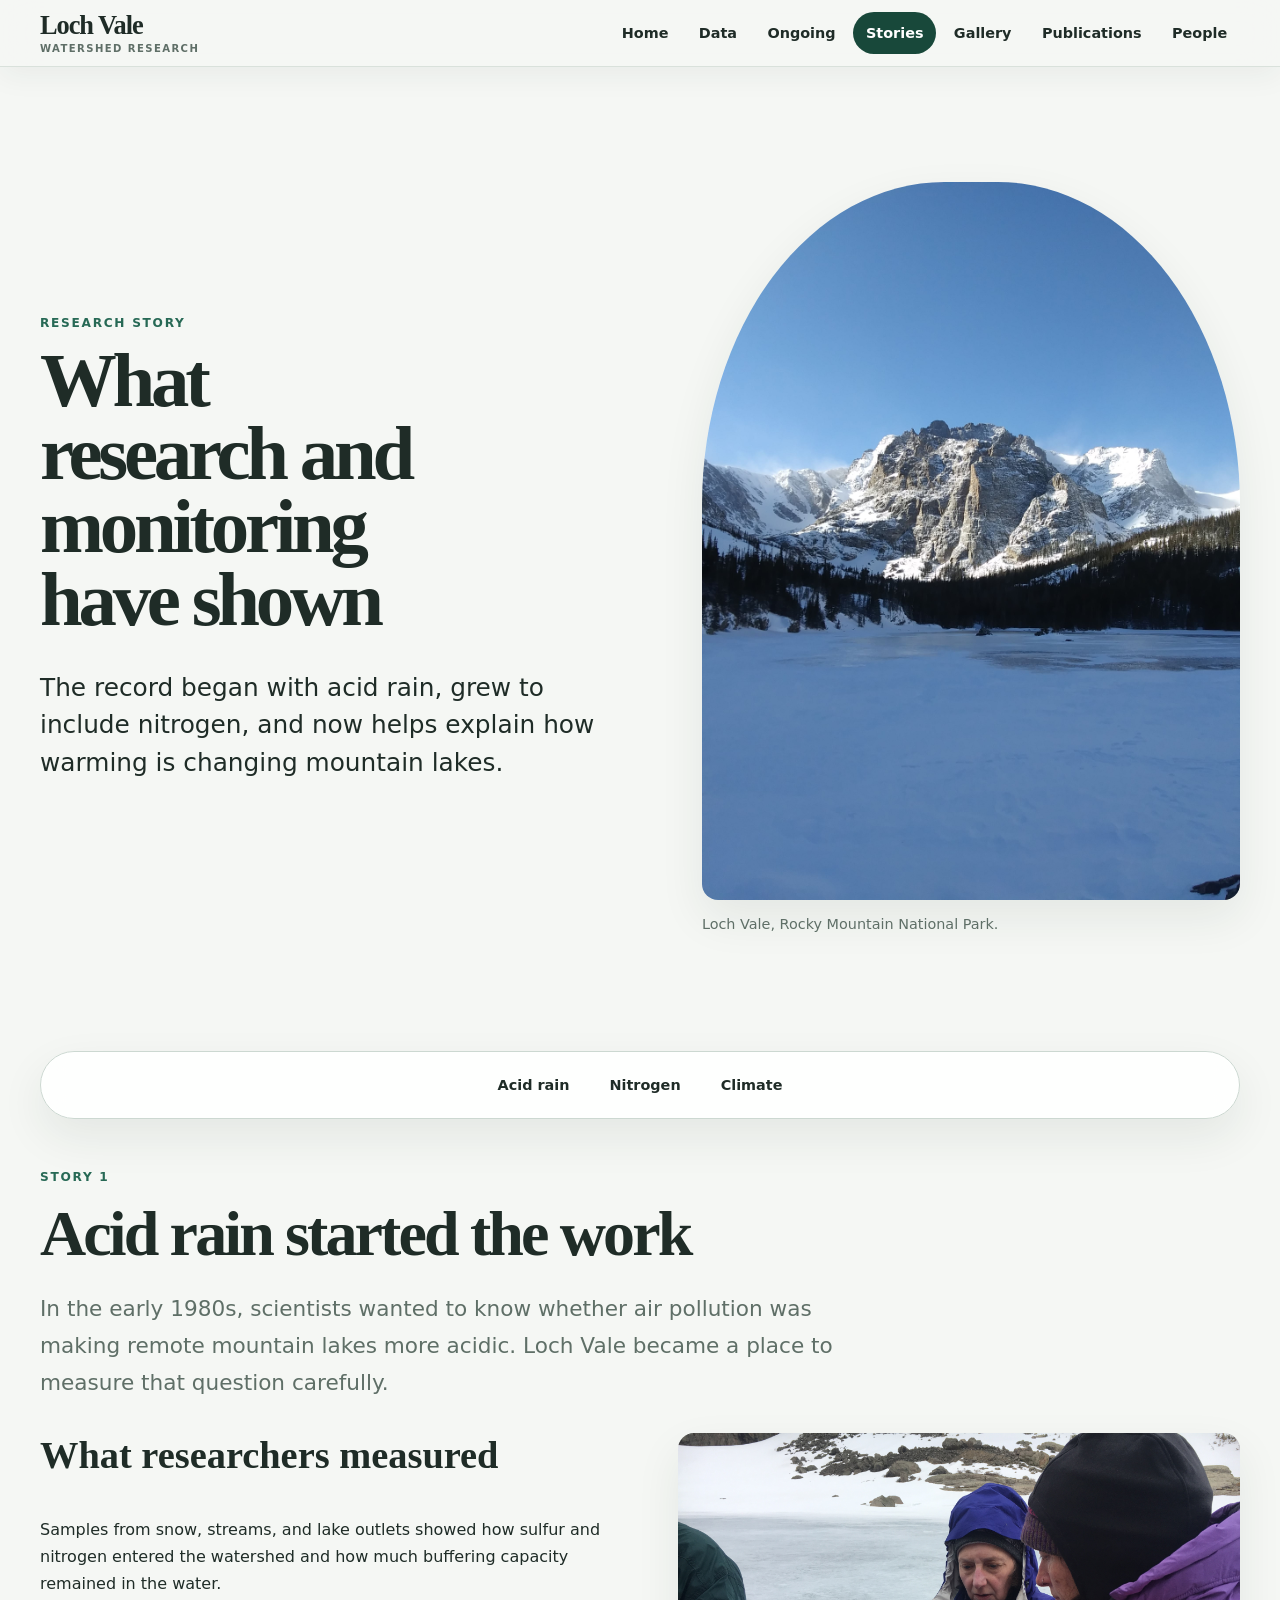
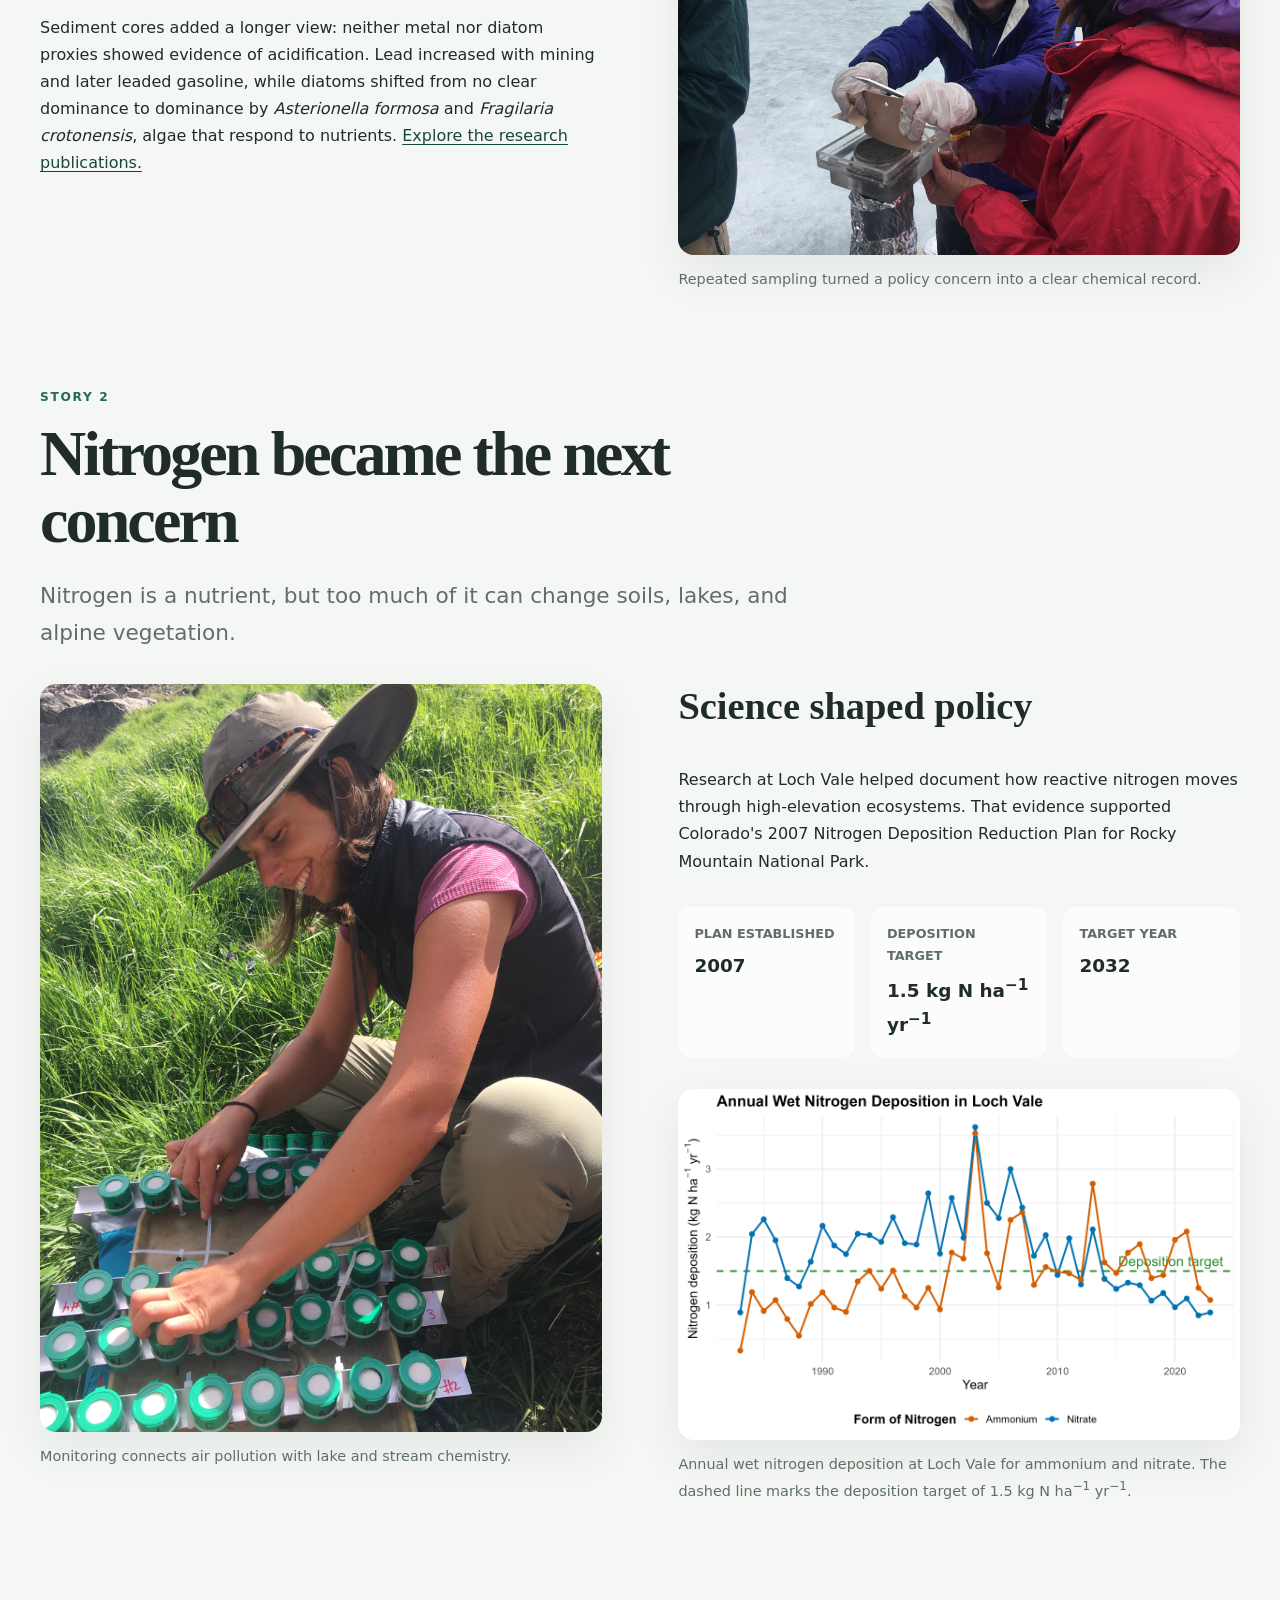
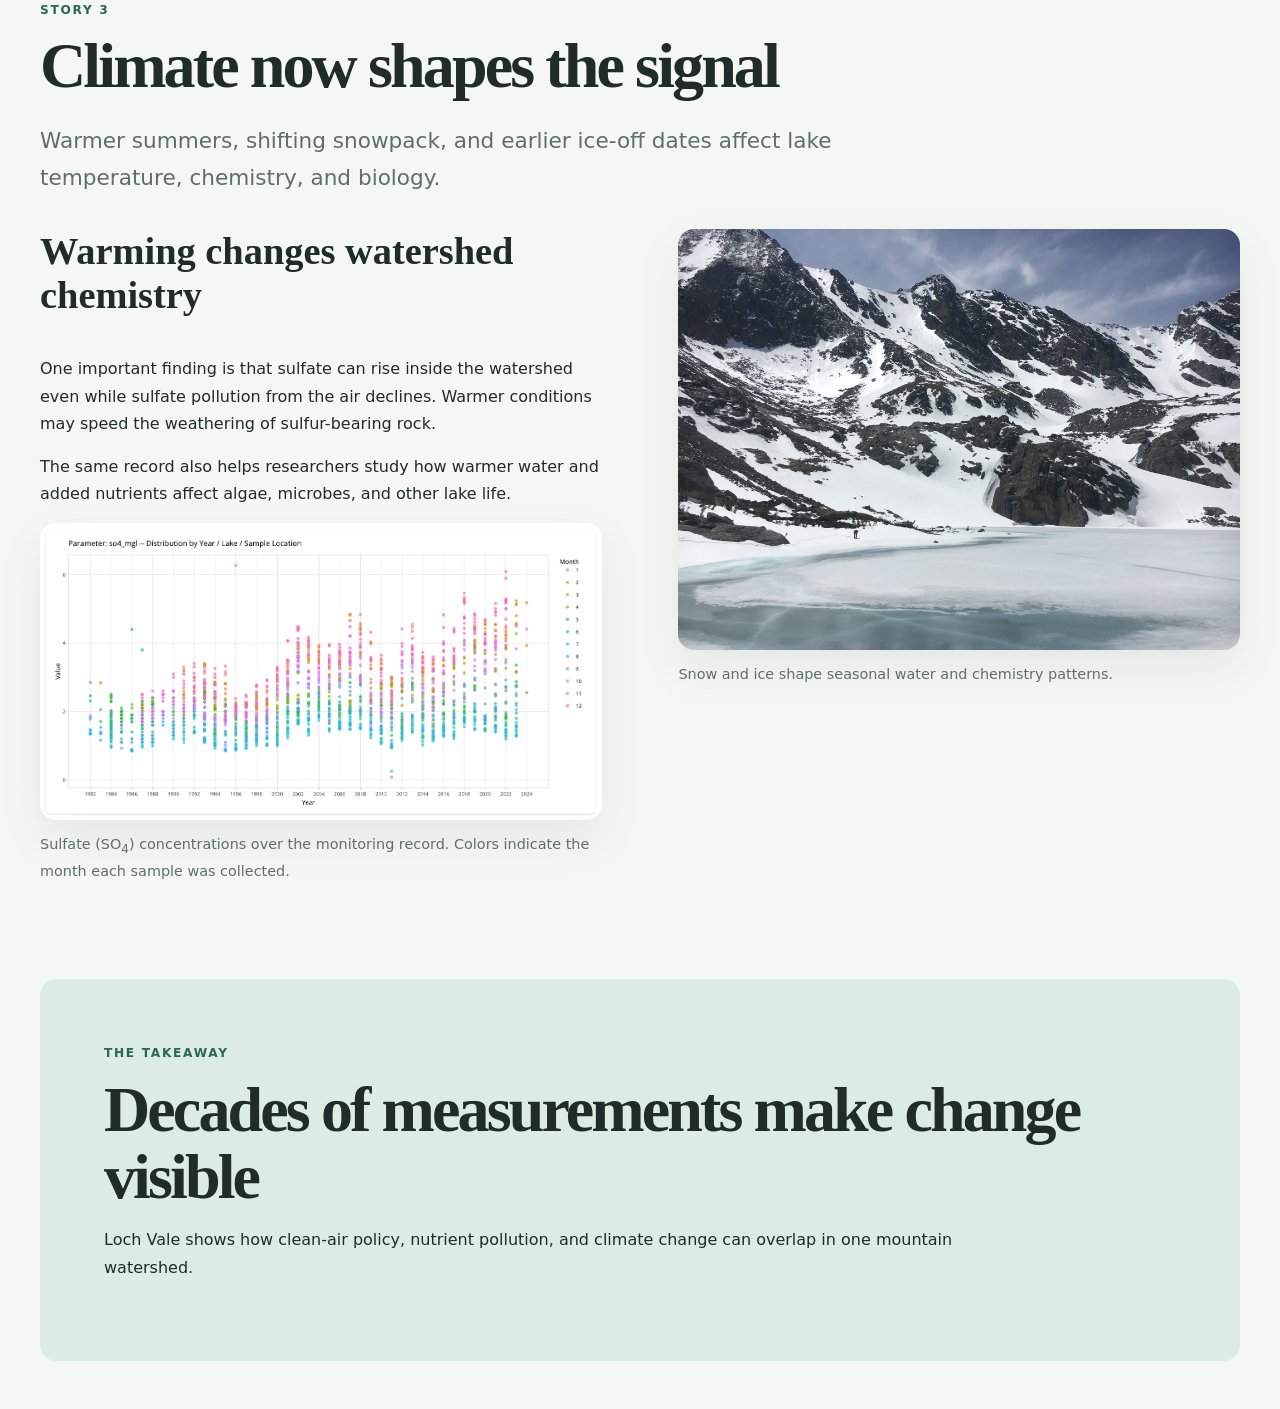
<file: stories.html>
<!DOCTYPE html>
<html lang="en">
<head>
    <meta charset="UTF-8">
    <meta name="viewport" content="width=device-width, initial-scale=1.0">
    <meta
        name="description"
        content="A plain-language overview of acid rain, nitrogen, and climate research at Loch Vale."
    >
    <title>Stories | Loch Vale Watershed Research</title>
    <link rel="stylesheet" href="style.css?v=gallery-1">
    <script src="scripts/navigation.js" defer></script>
</head>
<body>
    <header class="site-header">
        <nav class="site-nav" aria-label="Main navigation">
            <a class="site-logo" href="index.html">
                <span class="site-logo__primary">Loch Vale</span>
                <span class="site-logo__secondary">Watershed Research</span>
            </a>

            <button class="nav-toggle" type="button" aria-expanded="false" aria-controls="mobile-navigation" aria-label="Open navigation" hidden>
                <span aria-hidden="true">☰</span>
            </button>

            <div class="site-nav__links" id="mobile-navigation">
                <a class="nav-link" href="index.html">Home</a>
                <a class="nav-link" href="data.html">Data</a>
                <a class="nav-link" href="ongoing.html">Ongoing</a>
                <a class="nav-link nav-link--active" href="stories.html" aria-current="page">Stories</a>
                <a class="nav-link" href="gallery.html">Gallery</a>
                <a class="nav-link" href="publications.html">Publications</a>
                <a class="nav-link" href="contact.html">People</a>
            </div>
        </nav>
    </header>

    <main class="story-page">
        <header class="story-hero">
            <div class="story-hero__content">
                <p class="eyebrow">Research story</p>
                <h1>What research and monitoring have shown</h1>

                <p class="story-hero__intro">
                    The record began with acid rain, grew to include nitrogen,
                    and now helps explain how warming is changing mountain
                    lakes.
                </p>
            </div>

            <figure class="story-hero__media">
                <img
                    src="images/200114_Loch.jpg"
                    alt="Snow-covered Loch beneath sunlit mountain cliffs"
                >

                <figcaption>Loch Vale, Rocky Mountain National Park.</figcaption>
            </figure>
        </header>

        <nav class="story-nav" aria-label="Story sections">
            <a href="#acid-rain">Acid rain</a>
            <a href="#nitrogen">Nitrogen</a>
            <a href="#climate">Climate</a>
        </nav>

        <section id="acid-rain" class="story-section">
            <header class="section-heading">
                <p class="chapter-number">Story 1</p>
                <h2>Acid rain started the work</h2>

                <p class="section-lead">
                    In the early 1980s, scientists wanted to know whether air
                    pollution was making remote mountain lakes more acidic.
                    Loch Vale became a place to measure that question carefully.
                </p>
            </header>

            <div class="story-layout story-layout--text-media">
                <div class="story-copy">
                    <h3>What researchers measured</h3>

                    <p>
                        Samples from snow, streams, and lake outlets showed how
                        sulfur and nitrogen entered the watershed and how much
                        buffering capacity remained in the water.
                    </p>

                    <p>
                        Sediment cores added a longer view: neither metal nor
                        diatom proxies showed evidence of acidification. Lead
                        increased with mining and later leaded gasoline, while
                        diatoms shifted from no clear dominance to dominance by
                        <em>Asterionella formosa</em> and <em>Fragilaria crotonensis</em>,
                        algae that respond to nutrients.
                        <a href="publications.html">Explore the research publications.</a>
                    </p>
                </div>

                <figure class="story-photo">
                    <img
                        src="images/IMG_5611.JPG"
                        alt="Researchers handling sampling equipment on a frozen lake"
                    >

                    <figcaption>
                        Repeated sampling turned a policy concern into a clear
                        chemical record.
                    </figcaption>
                </figure>
            </div>
        </section>

        <section id="nitrogen" class="story-section story-section--alternate">
            <header class="section-heading">
                <p class="chapter-number">Story 2</p>
                <h2>Nitrogen became the next concern</h2>

                <p class="section-lead">
                    Nitrogen is a nutrient, but too much of it can change soils,
                    lakes, and alpine vegetation.
                </p>
            </header>

            <div class="story-layout story-layout--media-text">
                <figure class="story-photo">
                    <img
                        src="images/IMG_7511.JPG"
                        alt="Researcher collecting water samples beside a stream"
                    >

                    <figcaption>
                        Monitoring connects air pollution with lake and stream
                        chemistry.
                    </figcaption>
                </figure>

                <div class="story-copy">
                    <h3>Science shaped policy</h3>

                    <p>
                        Research at Loch Vale helped document how reactive
                        nitrogen moves through high-elevation ecosystems. That
                        evidence supported Colorado's 2007 Nitrogen Deposition
                        Reduction Plan for Rocky Mountain National Park.
                    </p>

                    <dl class="stat-list">
                        <div>
                            <dt>Plan established</dt>
                            <dd>2007</dd>
                        </div>

                        <div>
                            <dt>Deposition target</dt>
                            <dd>1.5 kg N ha<sup>−1</sup> yr<sup>−1</sup></dd>
                        </div>

                        <div>
                            <dt>Target year</dt>
                            <dd>2032</dd>
                        </div>
                    </dl>

                    <figure class="story-photo">
                        <img
                            src="images/lochvale_nitrogen_deposition_withtarget.png"
                            alt="Annual wet nitrogen deposition at Loch Vale, showing ammonium and nitrate alongside the deposition target of 1.5 kilograms of nitrogen per hectare per year"
                            loading="lazy"
                        >
                        <figcaption>
                            Annual wet nitrogen deposition at Loch Vale for ammonium and nitrate.
                            The dashed line marks the deposition target of 1.5 kg N ha<sup>−1</sup> yr<sup>−1</sup>.
                        </figcaption>
                    </figure>
                </div>
            </div>
        </section>

        <section id="climate" class="story-section">
            <header class="section-heading">
                <p class="chapter-number">Story 3</p>
                <h2>Climate now shapes the signal</h2>

                <p class="section-lead">
                    Warmer summers, shifting snowpack, and earlier ice-off dates
                    affect lake temperature, chemistry, and biology.
                </p>
            </header>

            <div class="story-layout story-layout--text-media">
                <div class="story-copy">
                    <h3>Warming changes watershed chemistry</h3>

                    <p>
                        One important finding is that sulfate can rise inside
                        the watershed even while sulfate pollution from the air
                        declines. Warmer conditions may speed the weathering of
                        sulfur-bearing rock.
                    </p>

                    <p>
                        The same record also helps researchers study how warmer
                        water and added nutrients affect algae, microbes, and
                        other lake life.
                    </p>

                    <figure class="story-photo">
                        <img
                            src="images/so4.png"
                            alt="Sulfate concentrations in milligrams per liter from 1982 to 2024, with samples colored by month"
                            loading="lazy"
                        >
                        <figcaption>
                            Sulfate (SO<sub>4</sub>) concentrations over the monitoring record.
                            Colors indicate the month each sample was collected.
                        </figcaption>
                    </figure>
                </div>

                <figure class="story-photo">
                    <img
                        src="images/IMG_5599%202.JPG"
                        alt="Snow-covered mountain slopes above a partially frozen lake"
                    >

                    <figcaption>
                        Snow and ice shape seasonal water and chemistry patterns.
                    </figcaption>
                </figure>
            </div>


            <footer class="story-conclusion">
                <p class="eyebrow">The takeaway</p>
                <h2>Decades of measurements make change visible</h2>

                <p>
                    Loch Vale shows how clean-air policy, nutrient pollution,
                    and climate change can overlap in one mountain watershed.
                </p>
            </footer>
        </section>

    </main>
</body>
</html>
</file>
<file: style.css>
/* === styles/base.css === */
:root {
    --color-bg: #f5f7f4;
    --color-surface: #ffffff;
    --color-surface-alt: #eaf0ec;
    --color-surface-warm: #f5efe3;

    --color-text: #1f2c27;
    --color-muted: #5f6f67;
    --color-border: #ccd8d1;

    --color-accent: #276955;
    --color-accent-dark: #18483a;
    --color-accent-soft: #dcece4;
    --color-white: #ffffff;

    --shadow-soft: 0 18px 45px rgba(28, 55, 44, 0.08);
    --shadow-header: 0 8px 30px rgba(28, 55, 44, 0.06);

    --radius-small: 0.65rem;
    --radius-medium: 1rem;
    --radius-large: 1.5rem;
    --radius-pill: 999px;

    --site-width: 1200px;
    --content-width: 760px;

    --space-section: clamp(5rem, 10vw, 9rem);

    --font-serif: Georgia, "Times New Roman", serif;
    --font-sans:
        Inter,
        system-ui,
        -apple-system,
        BlinkMacSystemFont,
        "Segoe UI",
        sans-serif;

    /* Stories aliases */
    --story-bg: var(--color-bg);
    --story-surface: var(--color-surface);
    --story-surface-alt: var(--color-surface-alt);
    --story-text: var(--color-text);
    --story-muted: var(--color-muted);
    --story-border: var(--color-border);
    --story-accent: var(--color-accent);
    --story-accent-dark: var(--color-accent-dark);
    --story-highlight: var(--color-accent-soft);
    --story-policy: #e8efe8;
    --story-shadow: var(--shadow-soft);
    --story-radius: var(--radius-medium);
    --story-max-width: var(--site-width);
}

*,
*::before,
*::after {
    box-sizing: border-box;
}

html {
    scroll-behavior: smooth;
}

body {
    min-height: 100%;
    margin: 0;
    color: var(--color-text);
    background: var(--color-bg);
    font-family: var(--font-sans);
    font-size: 1rem;
    font-weight: 400;
    line-height: 1.7;
}

body,
button,
input,
select,
textarea {
    font-family: var(--font-sans);
}

img {
    display: block;
    max-width: 100%;
    height: auto;
}

figure {
    margin: 0;
}

a {
    color: var(--color-accent-dark);
    text-decoration-thickness: 0.08em;
    text-underline-offset: 0.16em;
}

a:hover {
    color: var(--color-accent);
}

h1,
h2,
h3,
h4,
p {
    overflow-wrap: break-word;
}

button,
a {
    -webkit-tap-highlight-color: transparent;
}

::selection {
    color: var(--color-text);
    background: var(--color-accent-soft);
}

a:focus-visible,
button:focus-visible,
input:focus-visible,
select:focus-visible,
textarea:focus-visible {
    outline: 3px solid rgba(39, 105, 85, 0.35);
    outline-offset: 4px;
}

.eyebrow,
.chapter-number,
.story-bridge__label {
    margin: 0 0 0.75rem;
    color: var(--color-accent);
    font-size: 0.76rem;
    font-weight: 800;
    letter-spacing: 0.14em;
    text-transform: uppercase;
}

.section-heading {
    max-width: 800px;
}

.section-heading h2,
.story-conclusion h2 {
    margin: 0;
    font-family: var(--font-serif);
    font-size: clamp(2.4rem, 5vw, 4.6rem);
    line-height: 1.05;
    letter-spacing: -0.045em;
}

.section-lead {
    margin: 1.5rem 0 0;
    color: var(--color-muted);
    font-size: clamp(1.08rem, 2vw, 1.35rem);
}

/* === styles/layout.css === */
.site-header {
    position: sticky;
    top: 0;
    z-index: 1000;
    padding: 0.75rem 1rem;
    background: rgba(245, 247, 244, 0.9);
    border-bottom: 1px solid rgba(204, 216, 209, 0.7);
    box-shadow: var(--shadow-header);
    backdrop-filter: blur(18px);
}

.site-nav {
    display: flex;
    width: min(100%, var(--site-width));
    margin-inline: auto;
    align-items: center;
    justify-content: space-between;
    gap: 2rem;
}

.site-logo {
    display: inline-flex;
    flex-direction: column;
    flex-shrink: 0;
    color: var(--color-text);
    line-height: 1;
    text-decoration: none;
}

.site-logo:hover {
    color: var(--color-text);
}

.site-logo__primary {
    font-family: var(--font-serif);
    font-size: 1.65rem;
    font-weight: 700;
    letter-spacing: -0.04em;
}

.site-logo__secondary {
    margin-top: 0.35rem;
    color: var(--color-muted);
    font-size: 0.63rem;
    font-weight: 800;
    letter-spacing: 0.14em;
    text-transform: uppercase;
}

.site-nav__links {
    display: flex;
    align-items: center;
    gap: 0.3rem;
}

.nav-link {
    padding: 0.55rem 0.8rem;
    color: var(--color-text);
    border-radius: var(--radius-pill);
    font-size: 0.9rem;
    font-weight: 700;
    text-decoration: none;
    transition:
        color 160ms ease,
        background-color 160ms ease,
        transform 160ms ease;
}

.nav-link:hover,
.nav-link:focus-visible {
    color: var(--color-accent-dark);
    background: var(--color-accent-soft);
}

.nav-link--active {
    color: var(--color-white);
    background: var(--color-accent-dark);
}

.nav-link--active:hover,
.nav-link--active:focus-visible {
    color: var(--color-white);
    background: var(--color-accent);
}

.page-container {
    width: min(calc(100% - 2rem), var(--site-width));
    margin: 0 auto;
    padding-block: 4rem 7rem;
}

.page-header {
    max-width: 800px;
    margin-bottom: 3rem;
}

.page-title {
    margin: 0;
    font-family: var(--font-serif);
    font-size: clamp(2.7rem, 6vw, 5.4rem);
    line-height: 1;
    letter-spacing: -0.05em;
}

.page-intro {
    margin-top: 1.5rem;
    color: var(--color-muted);
    font-size: clamp(1.05rem, 2vw, 1.3rem);
}

.site-footer {
    padding: 3rem 1rem;
    background: #132d25;
}

.site-footer__inner {
    display: flex;
    width: min(100%, var(--site-width));
    margin-inline: auto;
    align-items: flex-end;
    justify-content: space-between;
    gap: 2rem;
}

.site-footer__title {
    margin: 0;
    color: var(--color-white);
    font-family: var(--font-serif);
    font-size: 1.4rem;
    font-weight: 700;
}

.site-footer__text {
    max-width: 32rem;
    margin: 0.5rem 0 0;
    color: rgba(255, 255, 255, 0.6);
    font-size: 0.88rem;
}

.site-footer__links {
    display: flex;
    flex-wrap: wrap;
    gap: 1rem;
}

.site-footer__links a {
    color: rgba(255, 255, 255, 0.8);
    font-size: 0.85rem;
    font-weight: 700;
    text-decoration: none;
}

.site-footer__links a:hover {
    color: var(--color-white);
}

/* Temporary support for pages using the old navbar */

.navbar-container {
    position: sticky;
    top: 0;
    z-index: 1000;
    display: flex;
    width: 100%;
    min-height: 72px;
    padding: 0.75rem max(1rem, calc((100vw - var(--site-width)) / 2));
    align-items: center;
    justify-content: space-between;
    gap: 2rem;
    background: rgba(245, 247, 244, 0.92);
    border-bottom: 1px solid var(--color-border);
    box-shadow: var(--shadow-header);
    backdrop-filter: blur(18px);
}

.navbar {
    flex: initial;
}

.navbar.left,
.navbar.right {
    margin: 0;
}

.logo {
    margin: 0;
    color: var(--color-text);
    font-family: var(--font-serif);
    font-size: 1.75rem;
    letter-spacing: -0.04em;
}

.navbar.right {
    display: flex;
    gap: 0.3rem;
    justify-content: flex-end;
}

.navbar .nav-link {
    font-family: var(--font-sans);
    font-size: 0.9rem;
}

/* === styles/components.css === */
.button-link {
    display: inline-flex;
    min-height: 48px;
    padding: 0.8rem 1.2rem;
    align-items: center;
    justify-content: center;
    color: var(--color-white) !important;
    background: var(--color-accent);
    border-radius: var(--radius-pill);
    font-size: 0.92rem;
    font-weight: 800;
    text-decoration: none;
    transition:
        background-color 160ms ease,
        transform 160ms ease,
        box-shadow 160ms ease;
}

.button-link:hover,
.button-link:focus-visible {
    color: var(--color-white);
    background: var(--color-accent-dark);
    box-shadow: 0 10px 25px rgba(24, 72, 58, 0.18);
    transform: translateY(-1px);
}

.text-link {
    display: inline-flex;
    gap: 0.5rem;
    align-items: center;
    color: var(--color-text);
    font-size: 0.92rem;
    font-weight: 800;
    text-decoration: none;
}

.text-link span {
    transition: transform 160ms ease;
}

.text-link:hover span {
    transform: translateX(4px);
}

.card {
    background: var(--color-surface);
    border: 1px solid var(--color-border);
    border-radius: var(--radius-large);
    box-shadow: var(--shadow-soft);
}

.plot-grid {
    display: grid;
    gap: 1.5rem;
    margin-block: 4rem;
}

.plot-grid--three {
    grid-template-columns: repeat(3, minmax(0, 1fr));
}

.plot-grid--two {
    grid-template-columns: repeat(2, minmax(0, 1fr));
}

.plot-card,
.feature-plot,
.policy-callout,
.finding-card {
    background: var(--color-surface);
    border: 1px solid var(--color-border);
    border-radius: var(--radius-medium);
    box-shadow: var(--shadow-soft);
}

.plot-card {
    overflow: hidden;
}

.plot-card__header,
.plot-explanation {
    padding-inline: 1.4rem;
}

.plot-card__header {
    padding-top: 1.4rem;
    padding-bottom: 1rem;
}

.plot-card__header h3 {
    margin: 0;
    font-size: 1.15rem;
}

.plot-card__header p {
    margin: 0.25rem 0 0;
    color: var(--color-muted);
    font-size: 0.9rem;
}

.plot-explanation {
    margin: 0;
    padding-block: 1.25rem 1.5rem;
    color: var(--color-muted);
    font-size: 0.95rem;
}

.plot-placeholder {
    display: grid;
    min-height: 300px;
    padding: 1rem;
    place-items: center;
    color: var(--color-muted);
    background:
        linear-gradient(var(--color-border) 1px, transparent 1px),
        linear-gradient(90deg, var(--color-border) 1px, transparent 1px),
        #f8faf8;
    background-size: 40px 40px;
    border-block: 1px solid var(--color-border);
    text-align: center;
}

.plot-placeholder span {
    max-width: 20rem;
    padding: 0.75rem 1rem;
    background: rgba(255, 255, 255, 0.92);
    border: 1px solid var(--color-border);
    border-radius: var(--radius-pill);
    font-size: 0.9rem;
    font-weight: 700;
}

.plot-placeholder--wide {
    min-height: 500px;
    border: 1px solid var(--color-border);
    border-radius: calc(var(--radius-medium) - 0.25rem);
}

.feature-plot {
    margin-block: 4rem;
    padding: clamp(1.25rem, 4vw, 2.5rem);
}

.feature-plot__intro {
    max-width: 760px;
    margin-bottom: 2rem;
}

.feature-plot__intro p:last-child {
    color: var(--color-muted);
}

.policy-key {
    margin-top: 1.5rem;
    padding: 1.25rem;
    background: var(--color-surface-alt);
    border-radius: 0.75rem;
}

.policy-key h4 {
    margin: 0 0 0.75rem;
}

.policy-key ul {
    display: flex;
    flex-wrap: wrap;
    gap: 0.5rem 1.5rem;
    margin: 0;
    padding-left: 1.25rem;
}

iframe {
    width: 100%;
    max-width: 100%;
    margin-top: 2rem;
    border: 0;
    border-radius: var(--radius-medium);
    box-shadow: var(--shadow-soft);
}

/* === styles/home.css === */
.home-hero {
    display: grid;
    width: min(calc(100% - 2rem), var(--site-width));
    margin-inline: auto;
    padding-block: clamp(4rem, 9vw, 8rem);
    grid-template-columns: minmax(0, 1.05fr) minmax(340px, 0.95fr);
    gap: clamp(2.5rem, 6vw, 6rem);
    align-items: center;
}

.home-hero__content h1 {
    max-width: 12ch;
    margin: 0;
    font-family: var(--font-serif);
    font-size: clamp(2.8rem, 6vw, 5.2rem);
    font-weight: 700;
    line-height: 0.96;
    letter-spacing: -0.06em;
}

.home-hero__intro {
    max-width: 42rem;
    margin: 2rem 0 0;
    color: var(--color-muted);
    font-size: clamp(1.12rem, 2vw, 1.45rem);
    line-height: 1.55;
}

.home-hero__actions {
    display: flex;
    flex-wrap: wrap;
    gap: 1rem 1.5rem;
    align-items: center;
    margin-top: 2rem;
}

.home-hero__media img {
    width: 100%;
    min-height: 560px;
    object-fit: cover;
    border-radius: 48% 48% var(--radius-large) var(--radius-large);
    box-shadow: var(--shadow-soft);
}

.home-hero__media figcaption {
    margin-top: 0.85rem;
    color: var(--color-muted);
    font-size: 0.85rem;
}

.home-partners {
    display: flex;
    width: min(calc(100% - 2rem), var(--site-width));
    margin: 0 auto 3rem;
    flex-wrap: wrap;
    align-items: center;
    justify-content: center;
    gap: clamp(1.5rem, 5vw, 4rem);
}

.home-partners img {
    width: clamp(100px, 18vw, 180px);
    height: 100px;
    object-fit: contain;
}

.home-stats {
    display: grid;
    width: min(calc(100% - 2rem), var(--site-width));
    margin-inline: auto;
    grid-template-columns: repeat(4, minmax(0, 1fr));
    background: var(--color-accent-dark);
    border-radius: var(--radius-large);
    box-shadow: var(--shadow-soft);
    overflow: hidden;
}

.home-stat {
    display: flex;
    min-height: 160px;
    padding: 1.5rem;
    flex-direction: column;
    justify-content: center;
    border-right: 1px solid rgba(255, 255, 255, 0.15);
}

.home-stat:last-child {
    border-right: 0;
}

.home-stat__value {
    color: var(--color-white);
    font-family: var(--font-serif);
    font-size: clamp(1.8rem, 3vw, 2.7rem);
    font-weight: 700;
    line-height: 1;
    letter-spacing: -0.04em;
}

.home-stat__label {
    margin-top: 0.7rem;
    color: rgba(255, 255, 255, 0.72);
    font-size: 0.88rem;
    line-height: 1.5;
}

.home-section {
    width: min(calc(100% - 2rem), var(--site-width));
    margin-inline: auto;
    padding-block: var(--space-section);
}

.home-section__heading {
    margin-bottom: clamp(2.5rem, 6vw, 4.5rem);
}

.home-intro-grid {
    display: grid;
    grid-template-columns: minmax(0, 1.4fr) minmax(300px, 0.6fr);
    gap: clamp(1.5rem, 5vw, 4rem);
    align-items: start;
}

.home-copy-card {
    padding: clamp(1.5rem, 4vw, 3rem);
    background: var(--color-surface);
    border: 1px solid var(--color-border);
    border-radius: var(--radius-large);
    box-shadow: var(--shadow-soft);
}

.home-copy-card p:first-child {
    margin-top: 0;
}

.home-copy-card p:last-child {
    margin-bottom: 0;
}

.home-copy-card--large {
    font-size: 1.03rem;
}

.home-callout {
    position: sticky;
    top: 7rem;
    padding: clamp(1.5rem, 4vw, 2.4rem);
    background: var(--color-accent-soft);
    border-radius: var(--radius-large);
}

.home-callout blockquote {
    margin: 0;
    font-family: var(--font-serif);
    font-size: clamp(1.55rem, 3vw, 2.25rem);
    line-height: 1.2;
    letter-spacing: -0.035em;
}

.home-callout p:last-child {
    margin-bottom: 0;
    color: var(--color-muted);
    font-size: 0.92rem;
}

.home-section--landscape {
    width: 100%;
    padding-inline: max(1rem, calc((100vw - var(--site-width)) / 2));
    background: var(--color-surface-alt);
}

.landscape-feature {
    display: grid;
    grid-template-columns: minmax(0, 1.05fr) minmax(0, 0.95fr);
    gap: clamp(2rem, 6vw, 6rem);
    align-items: center;
}

.landscape-feature__media img {
    width: 100%;
    min-height: 0;
    object-fit: contain;
    border-radius: var(--radius-large);
    box-shadow: var(--shadow-soft);
}

.landscape-feature__media.landscape-feature__media--map img {
    min-height: 0;
    height: auto;
    object-fit: contain;
    border-radius: 0;
}

.landscape-feature__content h2 {
    margin: 0;
    font-family: var(--font-serif);
    font-size: clamp(2.4rem, 5vw, 4.4rem);
    line-height: 1.05;
    letter-spacing: -0.045em;
}

.landscape-feature__content > p:not(.eyebrow) {
    color: var(--color-muted);
}

.land-cover-list {
    display: grid;
    grid-template-columns: repeat(2, minmax(0, 1fr));
    gap: 0.8rem;
    margin: 2rem 0 0;
}

.land-cover-list div {
    padding: 1rem;
    background: rgba(255, 255, 255, 0.7);
    border: 1px solid rgba(204, 216, 209, 0.85);
    border-radius: var(--radius-small);
}

.land-cover-list dt {
    color: var(--color-accent-dark);
    font-family: var(--font-serif);
    font-size: 1.75rem;
    font-weight: 700;
    line-height: 1;
}

.land-cover-list dd {
    margin: 0.45rem 0 0;
    color: var(--color-muted);
    font-size: 0.85rem;
    line-height: 1.4;
}

.topic-card-grid {
    display: grid;
    grid-template-columns: repeat(2, minmax(0, 1fr));
    gap: 1.25rem;
}

.topic-card {
    position: relative;
    min-height: 260px;
    padding: clamp(1.5rem, 4vw, 2.5rem);
    background: var(--color-surface);
    border: 1px solid var(--color-border);
    border-radius: var(--radius-large);
    box-shadow: var(--shadow-soft);
    overflow: hidden;
}

.topic-card::after {
    position: absolute;
    right: -50px;
    bottom: -70px;
    width: 180px;
    height: 180px;
    background: var(--color-accent-soft);
    border-radius: 50%;
    content: "";
    opacity: 0.65;
}

.topic-card__number {
    color: var(--color-accent);
    font-size: 0.75rem;
    font-weight: 800;
    letter-spacing: 0.14em;
}

.topic-card h3 {
    position: relative;
    z-index: 1;
    margin: 1rem 0 0;
    font-family: var(--font-serif);
    font-size: clamp(1.5rem, 3vw, 2.2rem);
    letter-spacing: -0.035em;
}

.topic-card p {
    position: relative;
    z-index: 1;
    max-width: 32rem;
    margin-bottom: 0;
    color: var(--color-muted);
}

.home-explore {
    display: grid;
    width: min(calc(100% - 2rem), var(--site-width));
    margin: 0 auto var(--space-section);
    padding: clamp(2rem, 6vw, 4rem);
    grid-template-columns: minmax(0, 0.85fr) minmax(0, 1.15fr);
    gap: clamp(2rem, 6vw, 5rem);
    color: var(--color-white);
    background: var(--color-accent-dark);
    border-radius: var(--radius-large);
    box-shadow: var(--shadow-soft);
}

.home-explore__intro h2 {
    margin: 0;
    font-family: var(--font-serif);
    font-size: clamp(2.3rem, 5vw, 4.2rem);
    line-height: 1.04;
    letter-spacing: -0.045em;
}

.home-explore__intro p:not(.eyebrow) {
    color: rgba(255, 255, 255, 0.72);
}

.home-explore .eyebrow {
    color: #9ed3bd;
}

.home-explore__links {
    display: flex;
    flex-direction: column;
}

.explore-link {
    display: flex;
    padding: 1.1rem 0;
    align-items: center;
    justify-content: space-between;
    gap: 1.5rem;
    color: var(--color-white);
    border-bottom: 1px solid rgba(255, 255, 255, 0.17);
    text-decoration: none;
}

.explore-link:first-child {
    border-top: 1px solid rgba(255, 255, 255, 0.17);
}

.explore-link:hover {
    color: var(--color-white);
}

.explore-link > span:first-child {
    display: flex;
    flex-direction: column;
    color: rgba(255, 255, 255, 0.66);
    font-size: 0.86rem;
}

.explore-link strong {
    color: var(--color-white);
    font-family: var(--font-serif);
    font-size: 1.25rem;
}

.explore-link > span:last-child {
    font-size: 1.35rem;
    transition: transform 160ms ease;
}

.explore-link:hover > span:last-child {
    transform: translate(4px, -4px);
}

/* === styles/stories.css === */
.story-page {
    color: var(--story-text);
    background: var(--story-bg);
    font-family: var(--font-sans);
    line-height: 1.7;
}

.story-page img {
    width: 100%;
    height: auto;
}

.story-page a {
    color: var(--story-accent-dark);
}

.story-hero,
.story-section,
.story-nav {
    width: min(calc(100% - 2rem), var(--story-max-width));
    margin-inline: auto;
}

.story-hero {
    display: grid;
    grid-template-columns: minmax(0, 1fr) minmax(320px, 0.9fr);
    gap: clamp(2rem, 5vw, 5rem);
    align-items: center;
    padding-block: clamp(4rem, 9vw, 8rem);
}

.story-hero h1 {
    max-width: 11ch;
    margin: 0;
    font-family: var(--font-serif);
    font-size: clamp(2.7rem, 6vw, 5.2rem);
    line-height: 0.95;
    letter-spacing: -0.055em;
}

.story-hero__intro {
    max-width: 42rem;
    margin-top: 2rem;
    font-size: clamp(1.2rem, 2vw, 1.55rem);
    line-height: 1.5;
}

.story-hero__summary {
    max-width: 42rem;
    color: var(--story-muted);
}

.story-hero__media img {
    min-height: 520px;
    object-fit: cover;
    border-radius: 45% 45% 1rem 1rem;
    box-shadow: var(--story-shadow);
}

.story-hero__media figcaption,
.story-photo figcaption {
    margin-top: 0.75rem;
    color: var(--story-muted);
    font-size: 0.9rem;
}

.story-nav {
    position: sticky;
    top: 6rem;
    z-index: 20;
    display: flex;
    flex-wrap: wrap;
    gap: 0.5rem;
    justify-content: center;
    padding: 0.75rem;
    background: rgba(255, 255, 255, 0.9);
    border: 1px solid var(--story-border);
    border-radius: var(--radius-pill);
    box-shadow: var(--story-shadow);
    backdrop-filter: blur(12px);
}

.story-nav a {
    padding: 0.55rem 1rem;
    color: var(--story-text);
    border-radius: var(--radius-pill);
    font-size: 0.9rem;
    font-weight: 700;
    text-decoration: none;
}

.story-nav a:hover,
.story-nav a:focus-visible {
    color: var(--color-white);
    background: var(--story-accent);
}

.story-section {
    padding-block: clamp(2rem, 4vw, 3rem);
    scroll-margin-top: 8rem;
}

.story-section--alternate {
    position: relative;
}

.story-section--alternate::before {
    position: absolute;
    z-index: -1;
    inset: 0 50%;
    width: 100vw;
    background: var(--story-surface-alt);
    content: "";
    transform: translateX(-50%);
}

.story-layout {
    display: grid;
    grid-template-columns: repeat(2, minmax(0, 1fr));
    gap: clamp(2rem, 6vw, 5rem);
    align-items: start;
    margin-block: 2rem 0;
}

.story-layout--media-text .story-photo {
    order: -1;
}

.story-copy h3,
.feature-plot h3,
.policy-callout h3,
.finding-card h3 {
    margin-top: 0;
    font-family: var(--font-serif);
    font-size: clamp(1.65rem, 3vw, 2.5rem);
    line-height: 1.15;
}

.story-photo img {
    min-height: 0;
    object-fit: contain;
    border-radius: var(--story-radius);
    box-shadow: var(--story-shadow);
}

.source-excerpt {
    margin: 2rem 0;
    padding: 1.5rem 1.75rem;
    background: var(--story-highlight);
    border-left: 5px solid var(--story-accent);
    border-radius: 0 var(--story-radius) var(--story-radius) 0;
}

.source-excerpt p {
    margin-top: 0;
    font-family: var(--font-serif);
    font-size: 1.1rem;
}

.source-excerpt cite {
    color: var(--story-muted);
    font-size: 0.9rem;
}

.story-bridge {
    margin-block: 5rem 0;
    padding: clamp(1.5rem, 4vw, 2.5rem);
    color: var(--color-white);
    background: var(--story-accent-dark);
    border-radius: var(--story-radius);
}

.story-bridge p {
    max-width: 850px;
}

.story-bridge a {
    display: inline-flex;
    margin-top: 0.5rem;
    color: var(--color-white);
    font-weight: 800;
}

.story-bridge__citation {
    color: rgba(255, 255, 255, 0.78);
    font-size: 0.95rem;
}

.policy-callout {
    display: grid;
    grid-template-columns: 0.8fr 1.2fr;
    gap: 3rem;
    margin-block: 4rem;
    padding: clamp(1.5rem, 5vw, 3rem);
    background: var(--story-policy);
}

.stat-list {
    display: grid;
    grid-template-columns: repeat(3, minmax(0, 1fr));
    gap: 1rem;
    margin-block: 2rem;
}

.stat-list div {
    padding: 1rem;
    background: rgba(255, 255, 255, 0.7);
    border-radius: 0.75rem;
}

.stat-list dt {
    color: var(--story-muted);
    font-size: 0.8rem;
    font-weight: 700;
    text-transform: uppercase;
}

.stat-list dd {
    margin: 0.35rem 0 0;
    font-size: 1.15rem;
    font-weight: 800;
}

.figure-source,
.internal-note {
    color: var(--story-muted);
    font-size: 0.88rem;
}

.internal-note {
    margin: 0 1.4rem 1.5rem;
    padding: 0.8rem 1rem;
    background: #fff7d8;
    border: 1px dashed #b69b36;
    border-radius: 0.6rem;
}

.finding-card {
    display: grid;
    grid-template-columns: minmax(140px, 0.4fr) minmax(0, 1.6fr);
    gap: clamp(1.5rem, 5vw, 4rem);
    align-items: center;
    margin-block: 4rem;
    padding: clamp(1.5rem, 5vw, 3.5rem);
}

.finding-card__number {
    color: var(--story-accent);
    font-family: var(--font-serif);
    font-size: clamp(4rem, 10vw, 8rem);
    font-weight: 700;
    line-height: 1;
    text-align: center;
}

.finding-card__number sub {
    font-size: 0.45em;
}

.story-conclusion {
    margin-top: 6rem;
    padding: clamp(2rem, 6vw, 4rem);
    background: var(--story-highlight);
    border-radius: var(--story-radius);
}

.story-conclusion p {
    max-width: 850px;
}

/* === styles/pages.css === */
.data-context {
    padding-block: 2rem;
}

.data-dashboard-note {
    width: min(calc(100% - 2rem), var(--site-width));
    margin: 1rem auto;
    color: var(--color-muted);
    font-size: 0.9rem;
}

.data-documentation-links {
    display: flex;
    flex-wrap: wrap;
    gap: 0.75rem 2rem;
}

.pub-title,
.data-title {
    color: var(--color-accent-dark);
}

.people-section-title {
    width: 100%;
    max-width: 760px;
    margin-inline: auto;
}

.contact-container {
    display: flex;
    width: 100%;
    max-width: 760px;
    gap: 1rem;
    margin-inline: auto;
    margin-bottom: 1.5rem;
    padding: 1rem;
    align-items: center;
    background: var(--color-surface);
    border: 1px solid var(--color-border);
    border-radius: var(--radius-medium);
    box-shadow: var(--shadow-soft);
}

.contact-img {
    width: 160px;
    aspect-ratio: 1;
    object-fit: cover;
    border-radius: var(--radius-medium);
}

.contact-details {
    display: flex;
    flex: 1;
    width: 100%;
    min-width: 0;
    align-items: center;
    justify-content: space-between;
    gap: 1rem;
}

.contact-name {
    margin: 0;
}

.contact-affiliations {
    display: flex;
    flex-direction: column;
    flex-shrink: 0;
    margin-left: auto;
    align-items: center;
    gap: 1rem;
}

.contact-affiliations img {
    width: 110px;
    height: 65px;
    object-fit: contain;
}

/* Temporary old homepage support */

.overview-section,
.row-container {
    display: flow-root;
    margin-bottom: 4rem;
}

.left-pic,
.right-pic {
    width: min(50%, 620px);
    margin-bottom: 1rem;
    border-radius: var(--radius-medium);
    box-shadow: var(--shadow-soft);
}

.left-pic {
    float: left;
    margin-right: 2rem;
}

.right-pic {
    float: right;
    margin-left: 2rem;
}

.publication-tools {
    display: flex;
    width: min(100% - clamp(2rem, 8vw, 7rem), 1120px);
    margin: 2rem auto 2rem;
    padding: clamp(1.25rem, 3vw, 2rem);
    align-items: end;
    justify-content: space-between;
    gap: 1.5rem;
    background: var(--color-accent-soft);
    border: 1px solid var(--color-border);
    border-radius: var(--radius-large);
}

.publication-search {
    display: block;
    width: min(100%, 680px);
}

.publication-search__label {
    display: block;
    margin-bottom: 0.6rem;
    color: var(--color-accent-dark);
    font-size: 0.78rem;
    font-weight: 800;
    letter-spacing: 0.12em;
    text-transform: uppercase;
}

.publication-search__field {
    display: flex;
    min-height: 54px;
    padding: 0 1rem;
    align-items: center;
    gap: 0.75rem;
    color: var(--color-muted);
    background: var(--color-surface);
    border: 1px solid var(--color-border);
    border-radius: var(--radius-pill);
    transition:
        border-color 160ms ease,
        box-shadow 160ms ease;
}

.publication-search__field:focus-within {
    border-color: var(--color-accent);
    box-shadow: 0 0 0 4px rgba(39, 105, 85, 0.12);
}

.publication-search__field input {
    width: 100%;
    padding: 0;
    color: var(--color-text);
    background: transparent;
    border: 0;
    outline: 0;
    font-size: 1rem;
}

.publication-search__field input::placeholder {
    color: #829087;
}

.publication-search__field input::-webkit-search-cancel-button {
    display: none;
}

.publication-tools__status {
    display: flex;
    min-width: max-content;
    align-items: center;
    gap: 1rem;
}

.publication-tools__status p {
    margin: 0;
    color: var(--color-muted);
    font-size: 0.9rem;
    font-weight: 700;
}

.publication-clear-button {
    padding: 0;
    color: var(--color-accent-dark);
    background: transparent;
    border: 0;
    font-size: 0.9rem;
    font-weight: 800;
    text-decoration: underline;
    text-underline-offset: 0.2em;
    cursor: pointer;
}

.publication-clear-button:hover {
    color: var(--color-accent);
}

#publications-container {
    display: grid;
    width: min(100% - clamp(2rem, 8vw, 7rem), 1120px);
    margin-inline: auto;
    gap: 1.25rem;
}

.publication-card {
    padding: clamp(1.4rem, 4vw, 2.25rem);
    background: var(--color-surface);
    border: 1px solid var(--color-border);
    border-radius: var(--radius-large);
    box-shadow: var(--shadow-soft);
}

.publication-card__date {
    margin: 0 0 0.55rem;
    color: var(--color-accent);
    font-size: 0.78rem;
    font-weight: 800;
    letter-spacing: 0.11em;
    text-transform: uppercase;
}

.publication-card__title {
    margin: 0;
    font-family: var(--font-serif);
    font-size: clamp(1.35rem, 3vw, 2rem);
    line-height: 1.2;
    letter-spacing: -0.025em;
}

.publication-card__title a {
    color: var(--color-text);
    text-decoration: none;
}

.publication-card__title a:hover {
    color: var(--color-accent);
}

.publication-card__description {
    max-width: 850px;
    margin: 1rem 0 0;
    color: var(--color-muted);
}

.publication-card__metadata {
    display: grid;
    gap: 0.75rem;
    margin: 1.5rem 0 0;
}

.publication-card__metadata div {
    display: grid;
    grid-template-columns: 80px minmax(0, 1fr);
    gap: 1rem;
}

.publication-card__metadata dt {
    color: var(--color-accent-dark);
    font-size: 0.75rem;
    font-weight: 800;
    letter-spacing: 0.1em;
    text-transform: uppercase;
}

.publication-card__metadata dd {
    margin: 0;
    color: var(--color-muted);
    font-size: 0.9rem;
}

.publication-empty-state {
    padding: clamp(2rem, 6vw, 5rem);
    background: var(--color-surface);
    border: 1px dashed var(--color-border);
    border-radius: var(--radius-large);
    text-align: center;
}

.publication-empty-state h2 {
    margin: 0;
    font-family: var(--font-serif);
    font-size: 2rem;
}

.publication-empty-state p {
    margin: 0.75rem 0 0;
    color: var(--color-muted);
}

@media (max-width: 760px) {
    .publication-tools {
        align-items: stretch;
        flex-direction: column;
    }

    .publication-tools__status {
        justify-content: space-between;
    }

    .publication-card__metadata div {
        grid-template-columns: 1fr;
        gap: 0.2rem;
    }
}

/* === styles/responsive.css === */
@media (max-width: 1000px) {
    .site-nav {
        align-items: flex-start;
    }

    .site-nav__links {
        max-width: 650px;
        flex-wrap: wrap;
        justify-content: flex-end;
    }

    .home-hero,
    .landscape-feature,
    .home-explore {
        grid-template-columns: 1fr;
    }

    .home-hero__content h1 {
        max-width: 13ch;
    }

    .home-hero__media img {
        min-height: 460px;
        border-radius: var(--radius-large);
    }

    .home-stats {
        grid-template-columns: repeat(2, minmax(0, 1fr));
    }

    .home-stat:nth-child(2) {
        border-right: 0;
    }

    .home-stat:nth-child(-n + 2) {
        border-bottom: 1px solid rgba(255, 255, 255, 0.15);
    }

    .home-intro-grid {
        grid-template-columns: 1fr;
    }

    .home-callout {
        position: static;
    }

    .landscape-feature__media img {
        min-height: 0;
    }

    .story-hero,
    .story-layout,
    .policy-callout,
    .finding-card {
        grid-template-columns: 1fr;
    }

    .story-hero__media img {
        min-height: 380px;
    }

    .plot-grid--three {
        grid-template-columns: 1fr;
    }

    .story-layout--media-text .story-photo {
        order: initial;
    }

    .finding-card__number {
        text-align: left;
    }
}

@media (max-width: 760px) {
    .site-header {
        position: sticky;
        top: 0;
        padding-inline: 0.75rem;
    }

    .site-nav {
        flex-direction: column;
        gap: 1rem;
    }

    .site-nav__links {
        width: 100%;
        justify-content: flex-start;
    }

    .nav-link {
        padding: 0.48rem 0.7rem;
        font-size: 0.82rem;
    }

    .navbar-container {
        position: sticky;
        top: 0;
        flex-direction: column;
        align-items: flex-start;
    }

    .navbar.right {
        flex-wrap: wrap;
        justify-content: flex-start;
    }

    .home-hero,
    .home-section,
    .home-stats,
    .home-explore,
    .story-hero,
    .story-section,
    .story-nav,
    .page-container {
        width: min(calc(100% - 1.25rem), var(--site-width));
    }

    .home-hero {
        padding-top: 3rem;
    }

    .home-hero__content h1 {
        font-size: clamp(2.6rem, 11vw, 3.8rem);
    }

    .home-hero__media img {
        min-height: 360px;
    }

    .home-stats {
        grid-template-columns: 1fr;
    }

    .home-stat {
        min-height: 130px;
        border-right: 0;
        border-bottom: 1px solid rgba(255, 255, 255, 0.15);
    }

    .home-stat:last-child {
        border-bottom: 0;
    }

    .topic-card-grid,
    .plot-grid--two,
    .stat-list,
    .land-cover-list {
        grid-template-columns: 1fr;
    }

    .landscape-feature__media img {
        min-height: 0;
    }

    .site-footer__inner {
        flex-direction: column;
        align-items: flex-start;
    }

    .story-nav {
        position: static;
        justify-content: flex-start;
        border-radius: var(--story-radius);
    }

    .story-nav a {
        flex: 1 1 auto;
        text-align: center;
    }

    .plot-placeholder--wide {
        min-height: 350px;
    }

    .policy-key ul {
        display: block;
    }

    .contact-container {
        align-items: flex-start;
    }

    .contact-img {
        width: 120px;
    }
}

@media (max-width: 520px) {
    .home-hero__actions {
        align-items: flex-start;
        flex-direction: column;
    }

    .topic-card {
        min-height: auto;
    }

    .contact-container {
        flex-direction: column;
    }

    .contact-img {
        width: 100%;
        max-height: 360px;
    }

    .left-pic,
    .right-pic {
        float: none;
        width: 100%;
        margin: 0 0 1.5rem;
    }
}

@media (prefers-reduced-motion: reduce) {
    html {
        scroll-behavior: auto;
    }

    *,
    *::before,
    *::after {
        scroll-behavior: auto !important;
        transition-duration: 0.01ms !important;
        animation-duration: 0.01ms !important;
        animation-iteration-count: 1 !important;
    }
}


.field-photo-row {
    display: grid;
    width: min(calc(100% - 2rem), var(--site-width));
    margin: 2rem auto;
    grid-template-columns: repeat(2, minmax(0, 1fr));
    align-items: start;
    gap: 1rem;
}

.field-photo-row img {
    width: 100%;
    height: auto;
    object-fit: contain;
    border-radius: var(--radius-medium);
}

.page-container > .field-photo-row {
    width: 100%;
}

.page-container:has(#pi) > .field-photo-row {
    max-width: 760px;
}

@media (max-width: 600px) {
    .field-photo-row {
        grid-template-columns: 1fr;
    }
}


.photo-gallery {
    width: min(calc(100% - 2rem), var(--site-width));
    margin: 0 auto 4rem;
}

.photo-gallery__masonry {
    column-count: 2;
    column-gap: 1rem;
}

.photo-gallery__masonry figure {
    display: inline-block;
    width: 100%;
    margin: 0 0 1rem;
    break-inside: avoid;
    vertical-align: top;
}

.photo-gallery__masonry img {
    display: block;
    width: 100%;
    height: auto;
    border-radius: var(--radius-medium);
}

@media (max-width: 600px) {
    .photo-gallery__masonry {
        column-count: 1;
    }
}


.nav-toggle {
    display: none;
    width: 44px;
    height: 44px;
    padding: 0;
    color: var(--color-text);
    background: var(--color-surface);
    border: 1px solid var(--color-border);
    border-radius: var(--radius-small);
    font-size: 1.6rem;
    line-height: 1;
    cursor: pointer;
}

@media (max-width: 760px) {
    .site-nav.navigation-ready,
    .navbar-container.navigation-ready {
        display: flex;
        flex-direction: row;
        flex-wrap: wrap;
        align-items: center;
        justify-content: space-between;
        gap: 0.75rem;
    }

    .navigation-ready .nav-toggle:not([hidden]) {
        display: inline-flex;
        align-items: center;
        justify-content: center;
    }

    .navigation-ready .site-nav__links,
    .navigation-ready .navbar.right {
        display: none;
        width: 100%;
        flex-basis: 100%;
    }

    .navigation-open .site-nav__links,
    .navigation-open .navbar.right {
        display: flex;
        flex-direction: column;
        align-items: stretch;
        gap: 0.25rem;
        padding-top: 0.75rem;
        border-top: 1px solid var(--color-border);
    }

    .navigation-open #mobile-navigation {
        max-height: calc(100vh - 110px);
        max-height: calc(100dvh - 110px);
        overflow-y: auto;
        overscroll-behavior: contain;
    }

    .navigation-open .nav-link {
        padding: 0.7rem 1rem;
    }
}

.gallery-page {
    padding-top: 3rem;
}
</file>
<file: styles/home-mobile.css>
/* Homepage-only adjustments; loaded after the shared stylesheet. */
@media (max-width: 760px) {
    .home-hero__actions .button-link {
        display: none;
    }

    .home-hero {
        width: calc(100% - 2rem);
        padding-block: 2rem;
        gap: 1.5rem;
    }

    .home-hero .eyebrow {
        max-width: 28ch;
        margin-bottom: 1rem;
        line-height: 1.5;
    }

    .home-hero__content h1 {
        max-width: 15ch;
        font-size: clamp(2.4rem, 10vw, 3.8rem);
        line-height: 1.04;
        letter-spacing: -0.045em;
        text-wrap: balance;
    }

    .home-hero__intro {
        margin-top: 1.25rem;
        font-size: 1.05rem;
    }

    .home-hero__actions {
        flex-direction: row;
        align-items: center;
        gap: 0.75rem 1.25rem;
        margin-top: 1.25rem;
    }

    .home-hero__actions a {
        display: inline-flex;
        align-items: center;
        min-height: 44px;
    }

    .home-hero__media {
        margin: 0;
    }

    .home-hero__media img {
        display: block;
        min-height: 0;
        height: auto;
        max-height: 420px;
        aspect-ratio: 4 / 3;
        object-fit: cover;
        object-position: center;
        border-radius: var(--radius-medium);
    }

    .home-hero__media figcaption {
        margin-top: 0.5rem;
        font-size: 0.8rem;
        line-height: 1.5;
    }

    .home-partners {
        width: calc(100% - 2rem);
        display: grid;
        grid-template-columns: repeat(4, minmax(0, 1fr));
        gap: 1rem;
        margin-bottom: 2rem;
    }

    .home-partners img {
        width: 100%;
        height: 58px;
    }

    .home-stats {
        width: calc(100% - 2rem);
        grid-template-columns: repeat(2, minmax(0, 1fr));
        border-radius: var(--radius-medium);
    }

    .home-stat {
        min-height: 0;
        padding: 1.25rem 1rem;
        justify-content: flex-start;
        border: 0;
    }

    .home-stat:nth-child(odd) {
        border-right: 1px solid rgba(255, 255, 255, 0.15);
    }

    .home-stat:nth-child(-n + 2) {
        border-bottom: 1px solid rgba(255, 255, 255, 0.15);
    }

    .home-stat__value {
        font-size: clamp(1.25rem, 5.4vw, 2rem);
        line-height: 1.15;
    }

    .home-stat__label {
        margin-top: 0.5rem;
        font-size: 0.8rem;
    }

    .home-section {
        width: calc(100% - 2rem);
        padding-block: 2.5rem;
    }

    .home-section__heading {
        margin-bottom: 1.25rem;
    }

    .home-section .topic-card-grid {
        gap: 0.75rem;
    }

    .home-section .topic-card {
        min-height: 0;
        padding: 1.25rem;
        border-radius: var(--radius-medium);
        box-shadow: none;
    }

    .home-section .topic-card::after {
        display: none;
    }

    .home-section .topic-card h3 {
        margin-top: 0.4rem;
        font-size: 1.5rem;
    }

    .home-section .topic-card p {
        margin-top: 0.6rem;
        font-size: 0.95rem;
    }

    .home-section--landscape {
        width: 100%;
        padding-inline: 1rem;
    }

    .home-section .landscape-feature {
        gap: 1.5rem;
    }

    .home-section .landscape-feature__content {
        order: -1;
    }

    .home-section .landscape-feature__content h2 {
        font-size: clamp(2rem, 8vw, 2.8rem);
        text-wrap: balance;
    }

    .home-section .land-cover-list {
        grid-template-columns: repeat(2, minmax(0, 1fr));
        margin-top: 1.25rem;
        gap: 0.6rem;
    }

    .home-section .land-cover-list div {
        padding: 0.85rem;
    }

    .home-section .landscape-feature__media {
        margin: 0;
    }

    main > .field-photo-row {
        width: calc(100% - 2rem);
        gap: 1rem;
        margin-block: 1.5rem;
    }

    main > .field-photo-row figure {
        margin: 0;
    }

    main > .field-photo-row img {
        display: block;
    }

    .site-footer__inner {
        gap: 1rem;
    }

    .site-footer__links {
        flex-wrap: wrap;
        gap: 0.5rem 1.25rem;
    }

    .site-footer__links a {
        display: inline-flex;
        align-items: center;
        min-height: 44px;
    }
}
</file>
